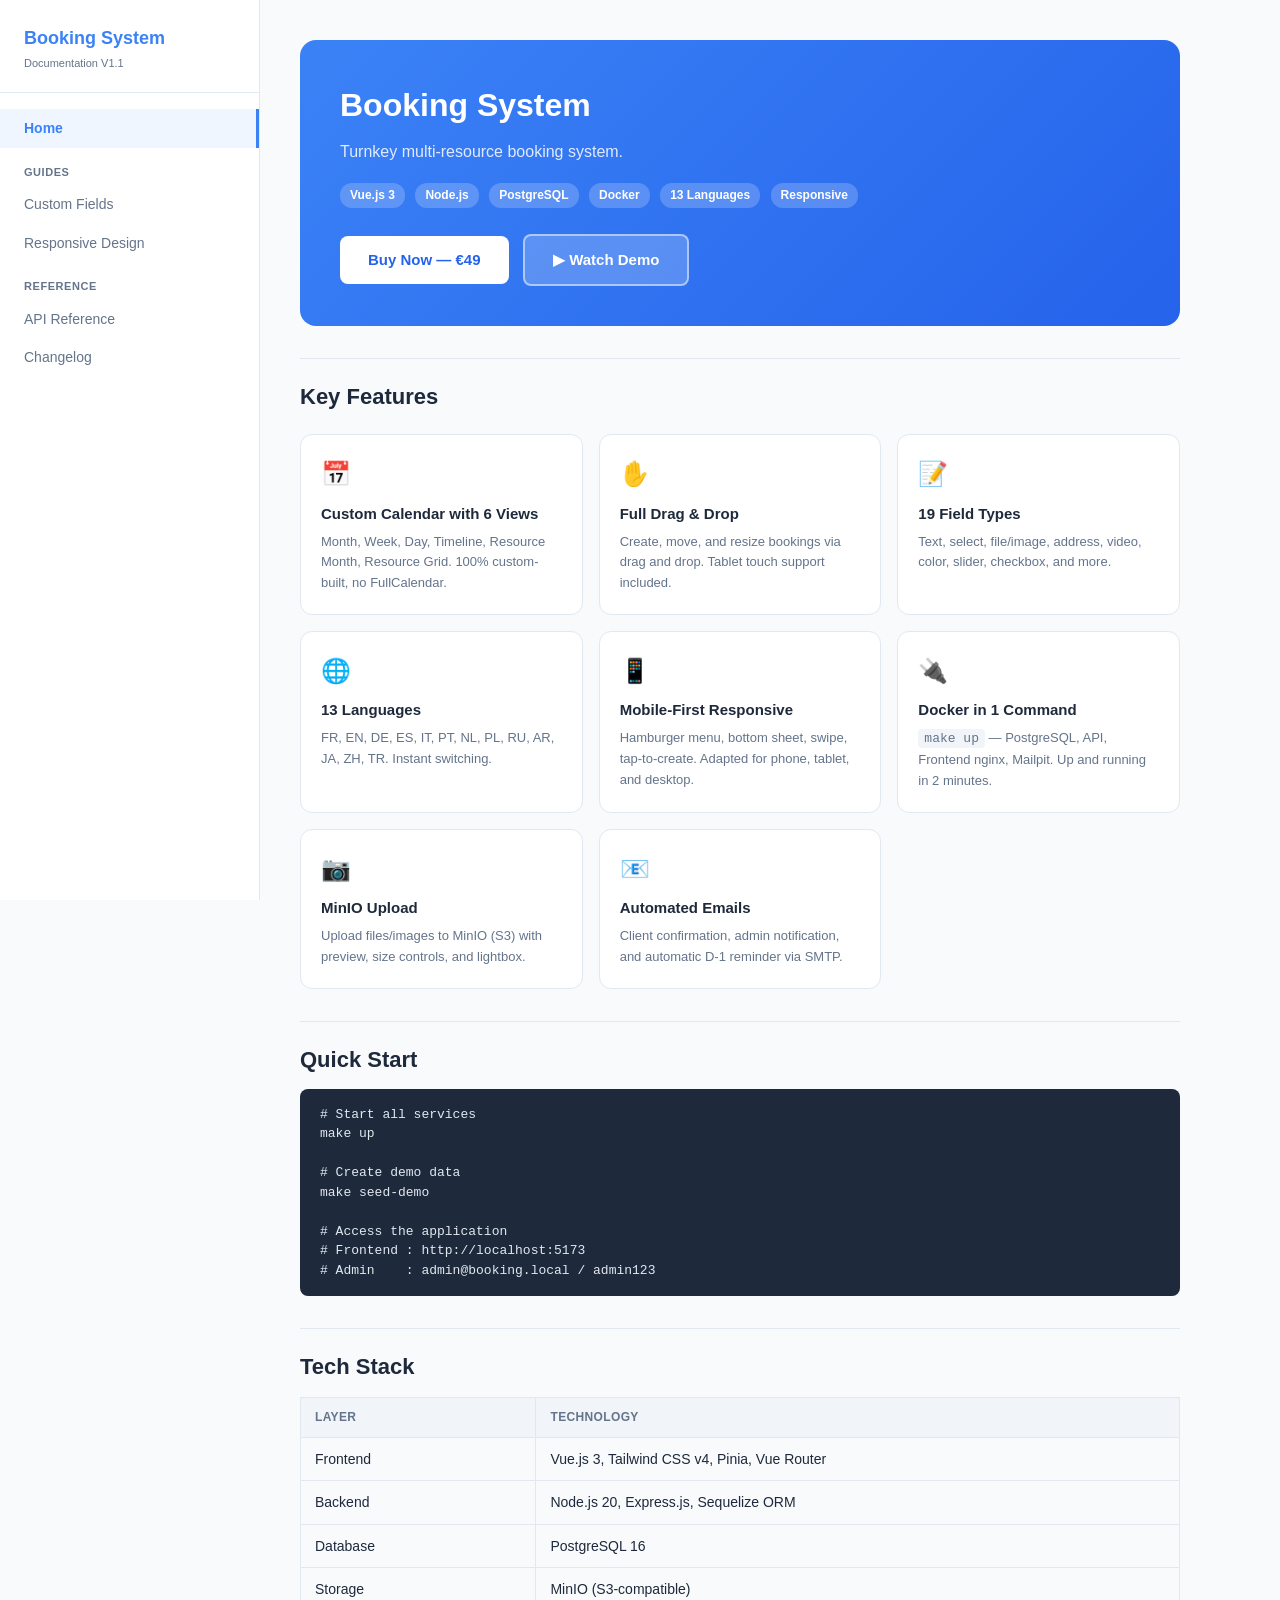
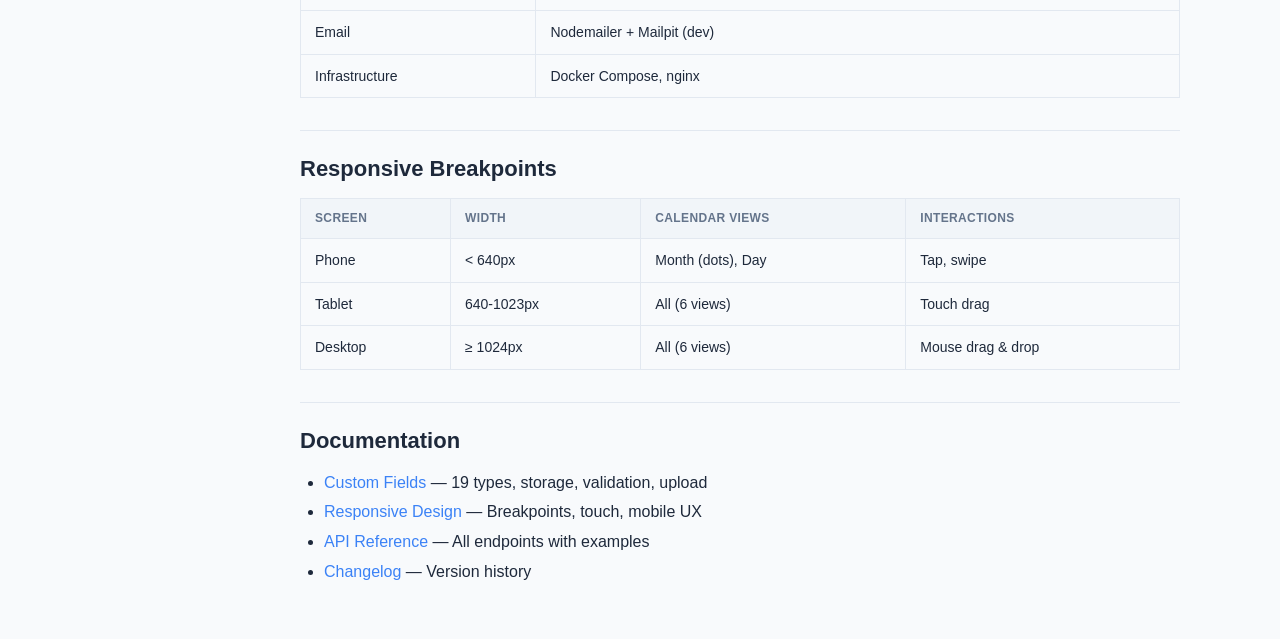
<file: docs/index.html>
<!DOCTYPE html>
<html lang="en">
<head>
  <meta charset="UTF-8">
  <meta name="viewport" content="width=device-width, initial-scale=1.0">
  <title>Booking System — Documentation</title>
  <link rel="stylesheet" href="style.css">
</head>
<body>

<button class="menu-toggle" onclick="document.querySelector('.sidebar').classList.toggle('open')">&#9776;</button>

<div class="layout">
  <aside class="sidebar">
    <div class="sidebar-logo">
      Booking System
      <small>Documentation V1.1</small>
    </div>
    <nav>
      <a href="index.html" class="active">Home</a>

      <div class="section-title">Guides</div>
      <a href="custom-fields.html">Custom Fields</a>
      <a href="responsive.html">Responsive Design</a>

      <div class="section-title">Reference</div>
      <a href="api-reference.html">API Reference</a>
      <a href="changelog.html">Changelog</a>
    </nav>
  </aside>

  <main class="main">
    <div class="content">

      <div class="hero">
        <h1>Booking System</h1>
        <p>Turnkey multi-resource booking system.</p>
        <div style="margin-top: 16px;">
          <span class="badge badge-blue">Vue.js 3</span>
          <span class="badge badge-blue">Node.js</span>
          <span class="badge badge-blue">PostgreSQL</span>
          <span class="badge badge-blue">Docker</span>
          <span class="badge badge-blue">13 Languages</span>
          <span class="badge badge-blue">Responsive</span>
        </div>
        <div style="margin-top: 20px;">
          <a href="http://amazscript.com/products/booking-system-multi-resource-booking-calendar-vuejs-3-nodejs-7qjqp2" target="_blank"
            style="background: white; color: #2563EB; padding: 12px 28px; border-radius: 8px; text-decoration: none; font-weight: 600; font-size: 15px; display: inline-block;">
            Buy Now — €49
          </a>
          <a href="https://youtu.be/w89PoBhBud0" target="_blank"
            style="background: rgba(255,255,255,0.2); color: white; padding: 12px 28px; border-radius: 8px; text-decoration: none; font-weight: 600; font-size: 15px; display: inline-block; margin-left: 10px; border: 2px solid rgba(255,255,255,0.5);">
            ▶ Watch Demo
          </a>
        </div>
      </div>

      <h2>Key Features</h2>

      <div class="features">
        <div class="feature-card">
          <div class="feature-icon">&#128197;</div>
          <h3>Custom Calendar with 6 Views</h3>
          <p>Month, Week, Day, Timeline, Resource Month, Resource Grid. 100% custom-built, no FullCalendar.</p>
        </div>
        <div class="feature-card">
          <div class="feature-icon">&#9995;</div>
          <h3>Full Drag &amp; Drop</h3>
          <p>Create, move, and resize bookings via drag and drop. Tablet touch support included.</p>
        </div>
        <div class="feature-card">
          <div class="feature-icon">&#128221;</div>
          <h3>19 Field Types</h3>
          <p>Text, select, file/image, address, video, color, slider, checkbox, and more.</p>
        </div>
        <div class="feature-card">
          <div class="feature-icon">&#127760;</div>
          <h3>13 Languages</h3>
          <p>FR, EN, DE, ES, IT, PT, NL, PL, RU, AR, JA, ZH, TR. Instant switching.</p>
        </div>
        <div class="feature-card">
          <div class="feature-icon">&#128241;</div>
          <h3>Mobile-First Responsive</h3>
          <p>Hamburger menu, bottom sheet, swipe, tap-to-create. Adapted for phone, tablet, and desktop.</p>
        </div>
        <div class="feature-card">
          <div class="feature-icon">&#128268;</div>
          <h3>Docker in 1 Command</h3>
          <p><code>make up</code> — PostgreSQL, API, Frontend nginx, Mailpit. Up and running in 2 minutes.</p>
        </div>
        <div class="feature-card">
          <div class="feature-icon">&#128247;</div>
          <h3>MinIO Upload</h3>
          <p>Upload files/images to MinIO (S3) with preview, size controls, and lightbox.</p>
        </div>
        <div class="feature-card">
          <div class="feature-icon">&#128231;</div>
          <h3>Automated Emails</h3>
          <p>Client confirmation, admin notification, and automatic D-1 reminder via SMTP.</p>
        </div>
      </div>

      <h2>Quick Start</h2>

      <pre><code># Start all services
make up

# Create demo data
make seed-demo

# Access the application
# Frontend : http://localhost:5173
# Admin    : admin@booking.local / admin123</code></pre>

      <h2>Tech Stack</h2>

      <table>
        <thead>
          <tr><th>Layer</th><th>Technology</th></tr>
        </thead>
        <tbody>
          <tr><td>Frontend</td><td>Vue.js 3, Tailwind CSS v4, Pinia, Vue Router</td></tr>
          <tr><td>Backend</td><td>Node.js 20, Express.js, Sequelize ORM</td></tr>
          <tr><td>Database</td><td>PostgreSQL 16</td></tr>
          <tr><td>Storage</td><td>MinIO (S3-compatible)</td></tr>
          <tr><td>Email</td><td>Nodemailer + Mailpit (dev)</td></tr>
          <tr><td>Infrastructure</td><td>Docker Compose, nginx</td></tr>
        </tbody>
      </table>

      <h2>Responsive Breakpoints</h2>

      <table>
        <thead>
          <tr><th>Screen</th><th>Width</th><th>Calendar Views</th><th>Interactions</th></tr>
        </thead>
        <tbody>
          <tr><td>Phone</td><td>&lt; 640px</td><td>Month (dots), Day</td><td>Tap, swipe</td></tr>
          <tr><td>Tablet</td><td>640-1023px</td><td>All (6 views)</td><td>Touch drag</td></tr>
          <tr><td>Desktop</td><td>&ge; 1024px</td><td>All (6 views)</td><td>Mouse drag &amp; drop</td></tr>
        </tbody>
      </table>

      <h2>Documentation</h2>

      <ul>
        <li><a href="custom-fields.html">Custom Fields</a> &mdash; 19 types, storage, validation, upload</li>
        <li><a href="responsive.html">Responsive Design</a> &mdash; Breakpoints, touch, mobile UX</li>
        <li><a href="api-reference.html">API Reference</a> &mdash; All endpoints with examples</li>
        <li><a href="changelog.html">Changelog</a> &mdash; Version history</li>
      </ul>

    </div>
  </main>
</div>

</body>
</html>
</file>
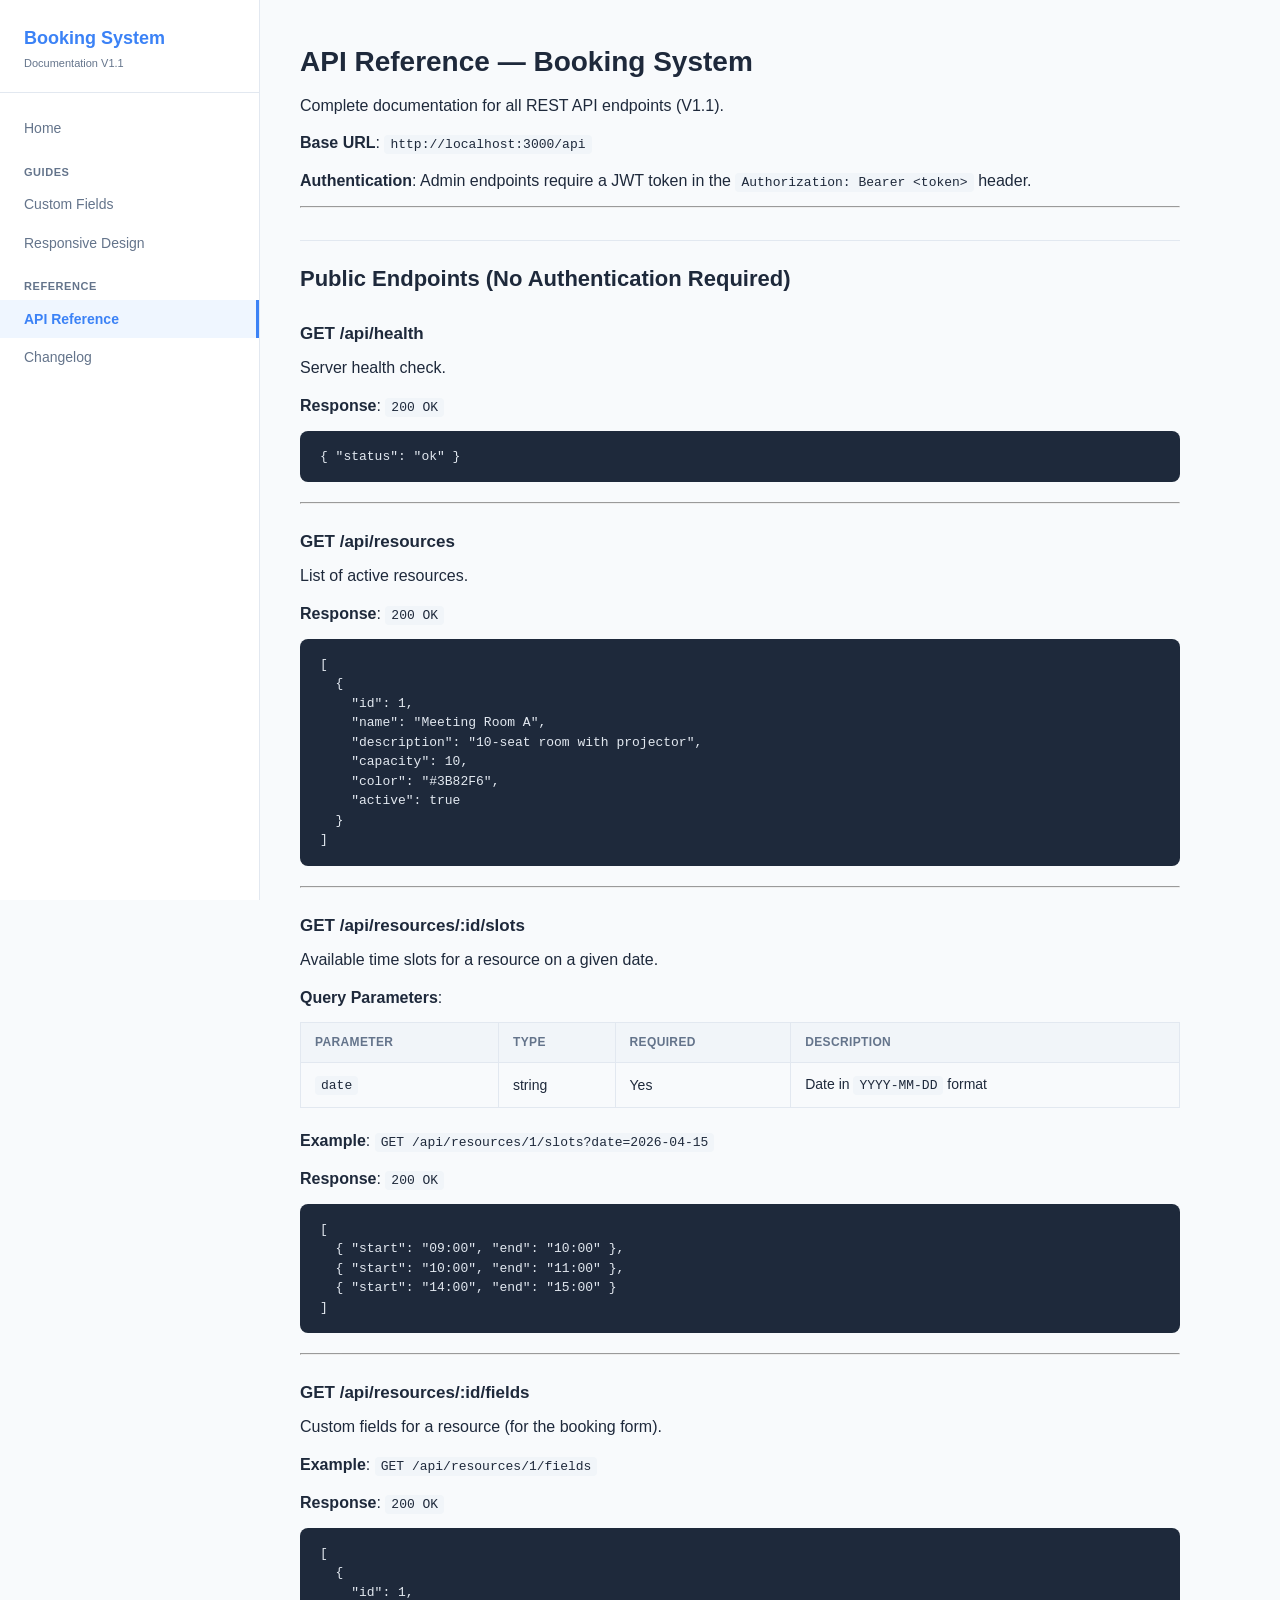
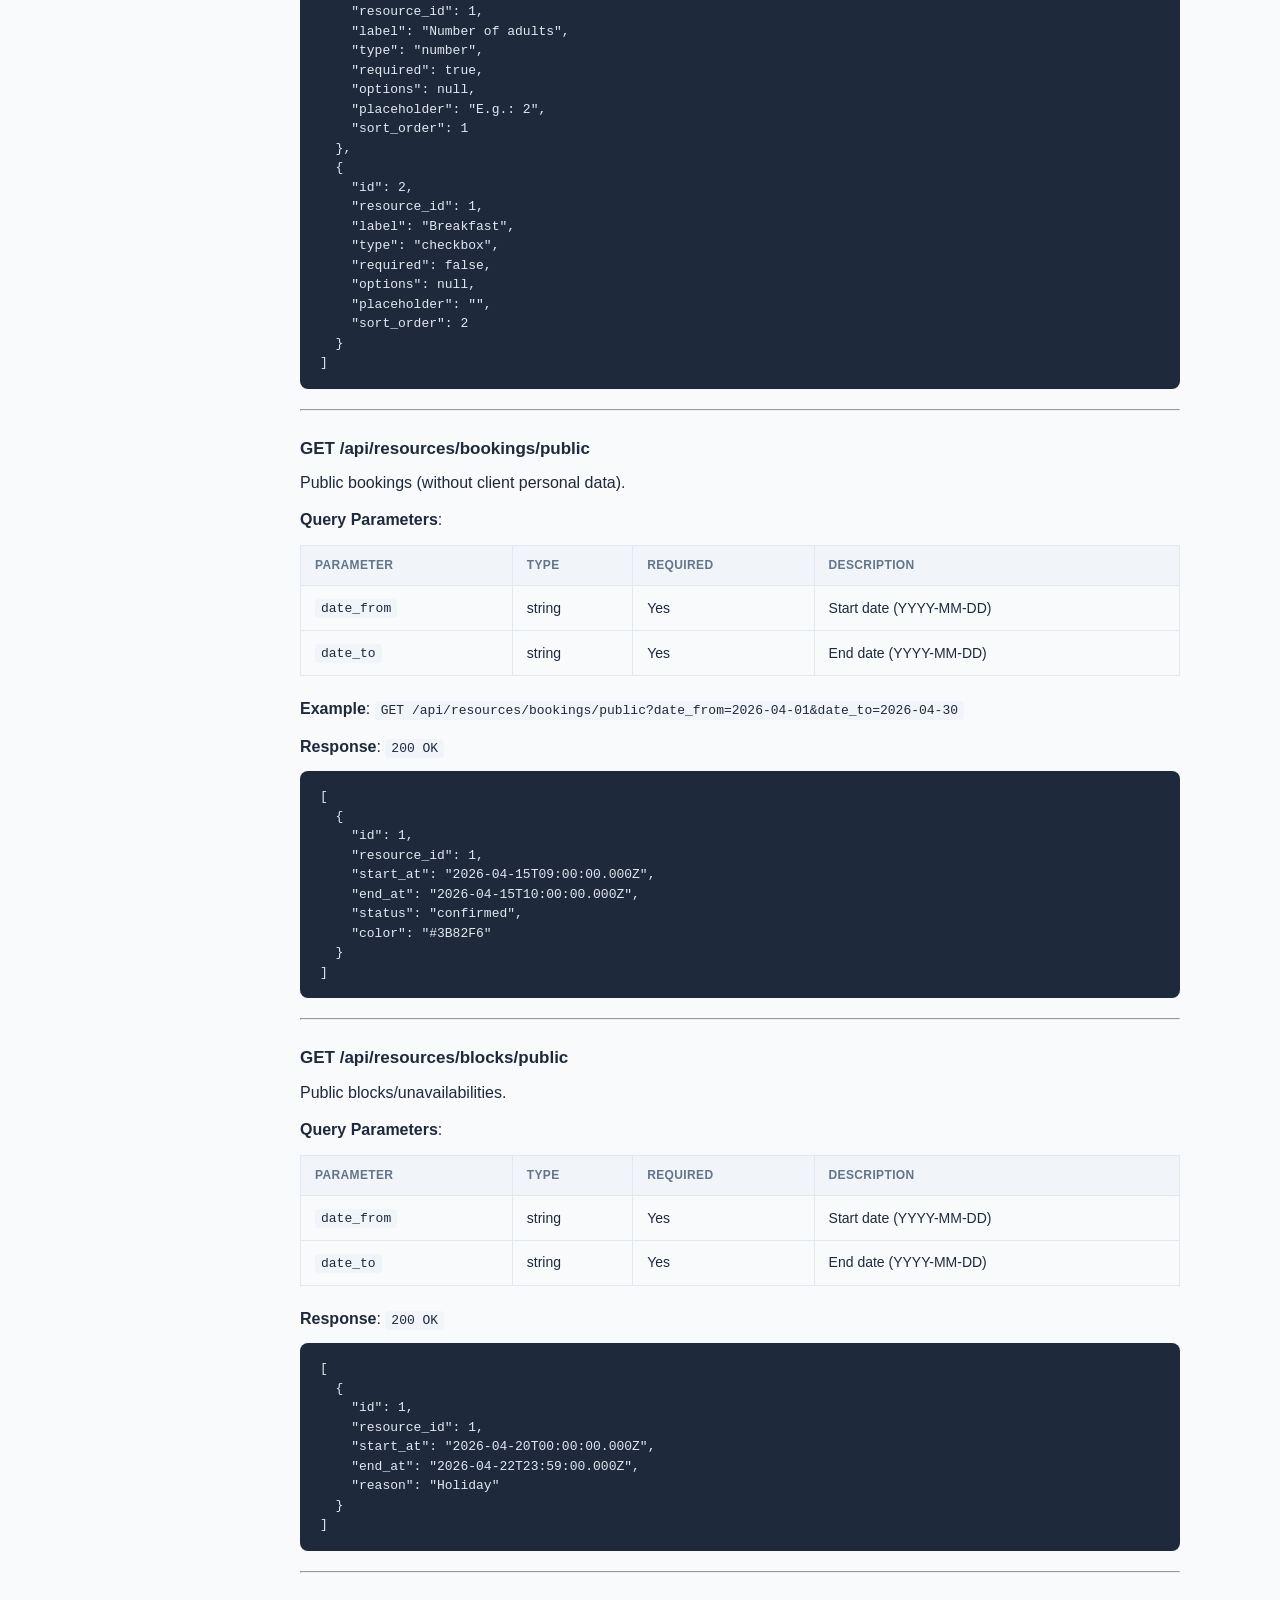
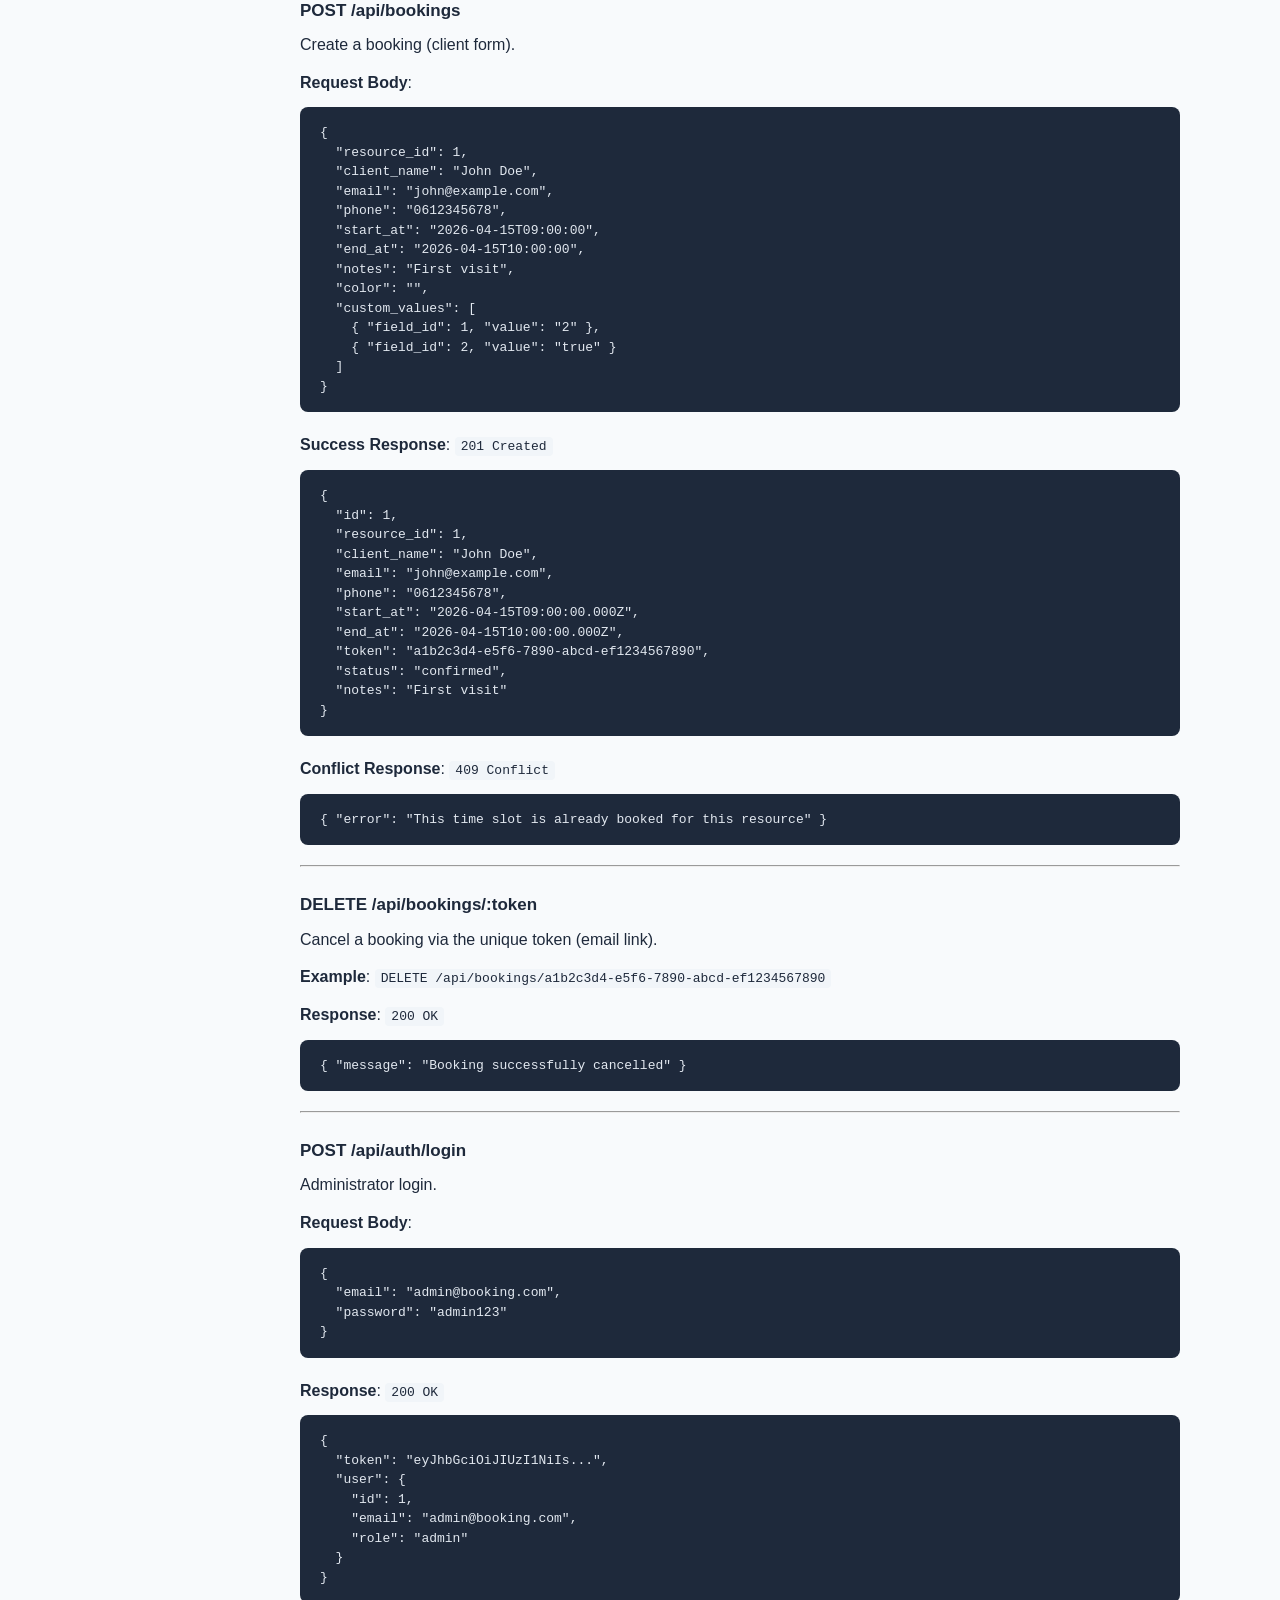
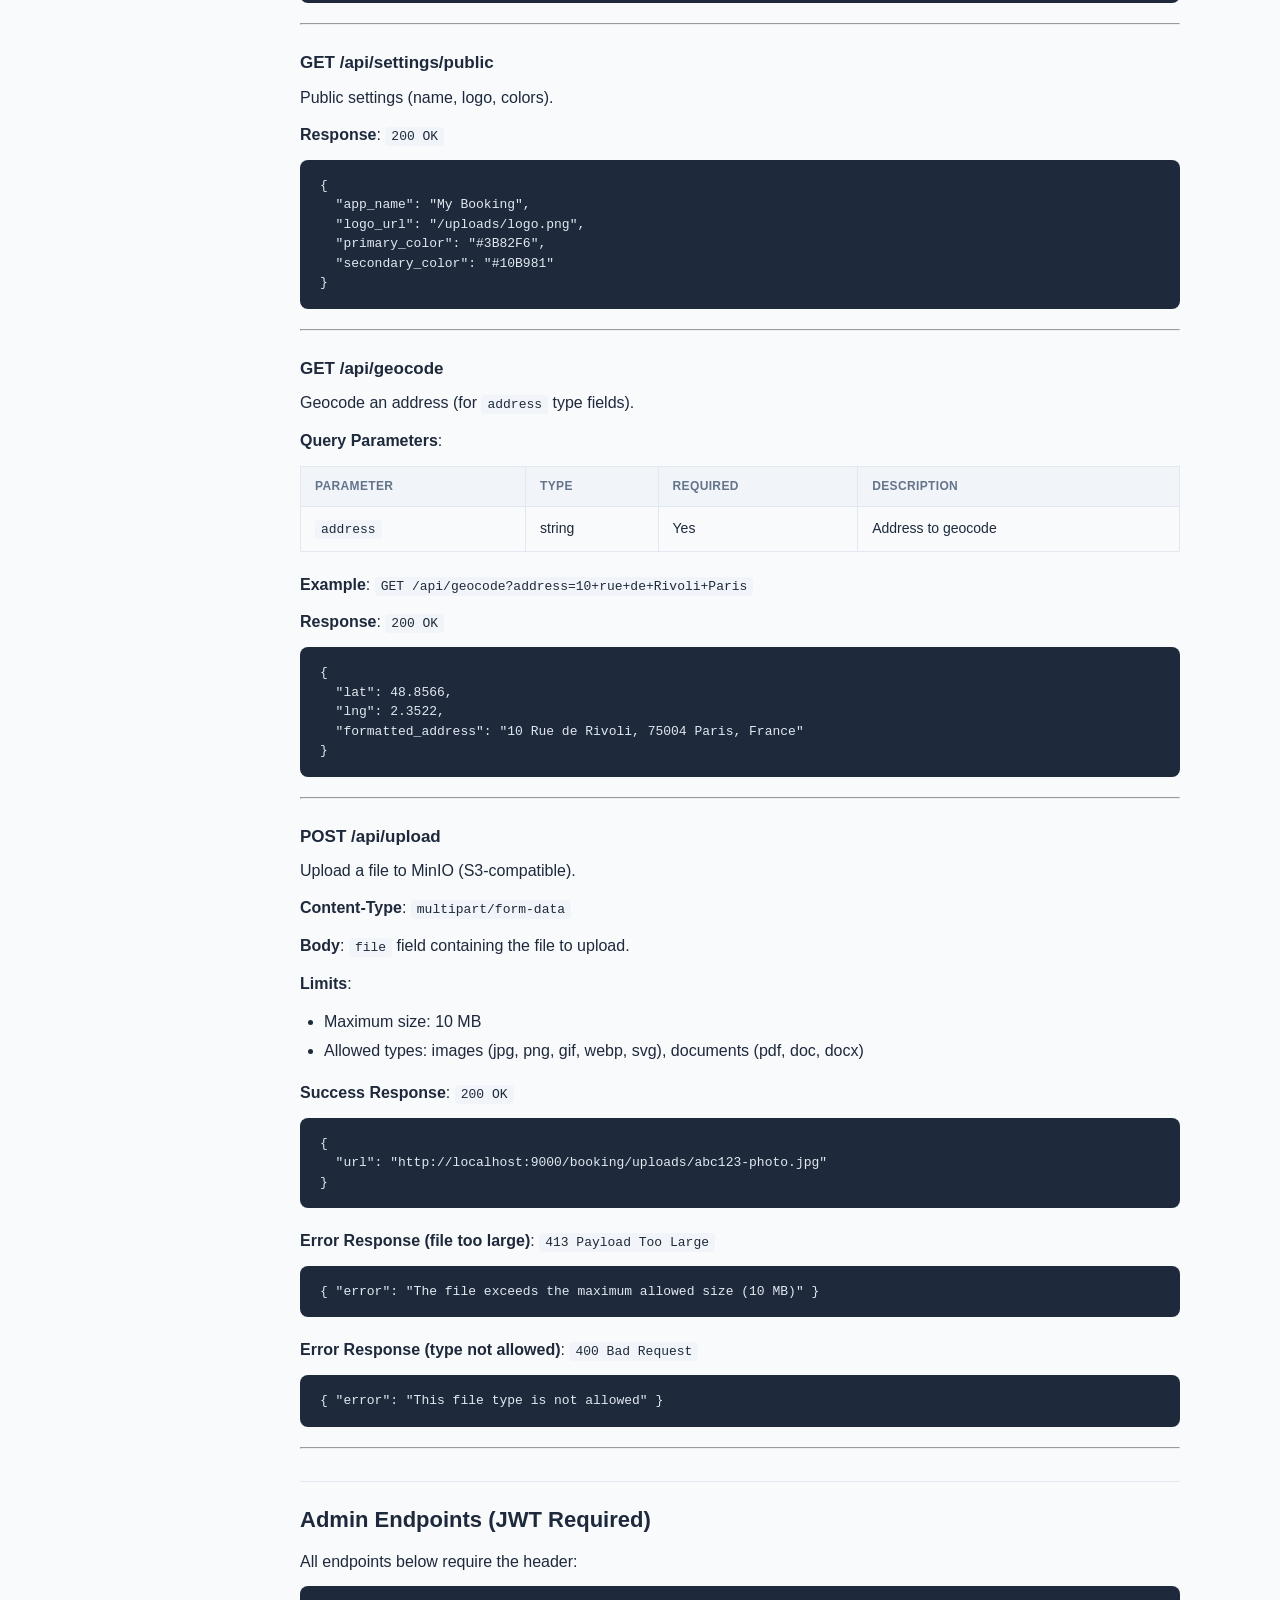
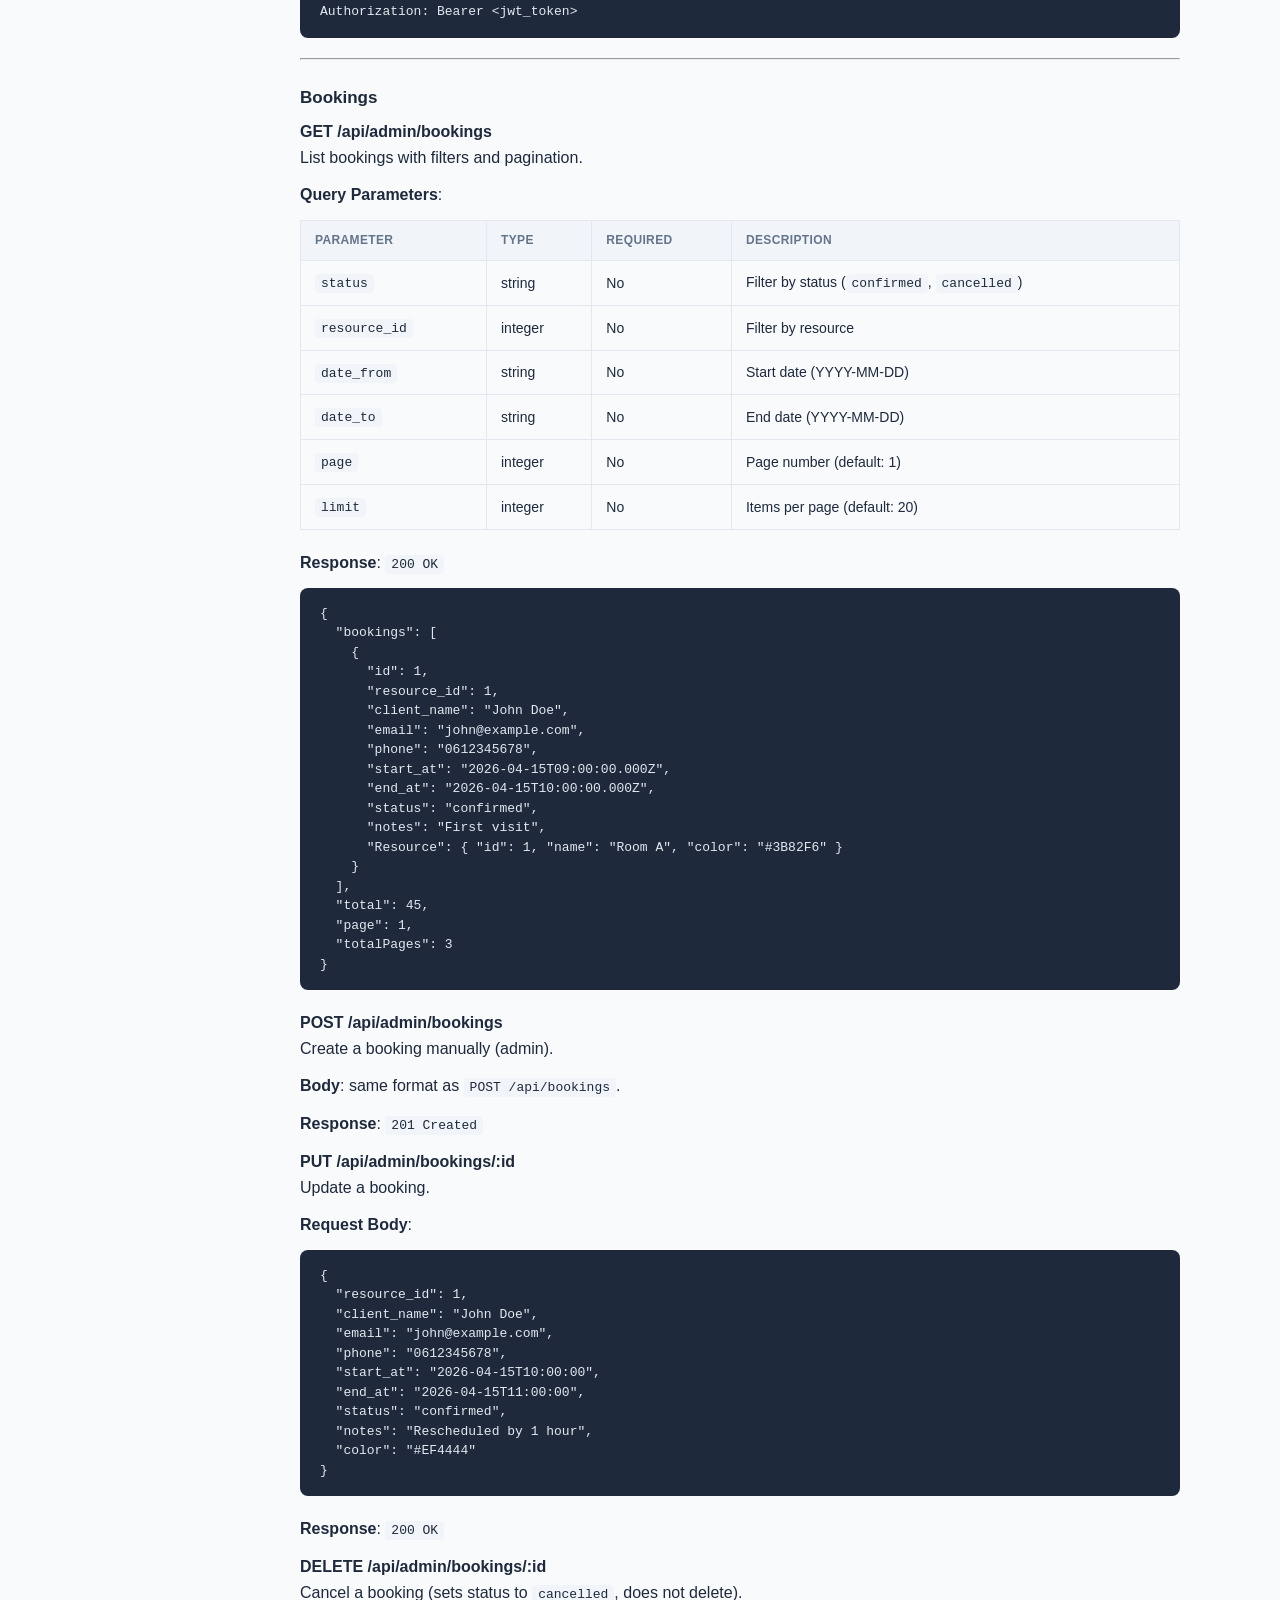
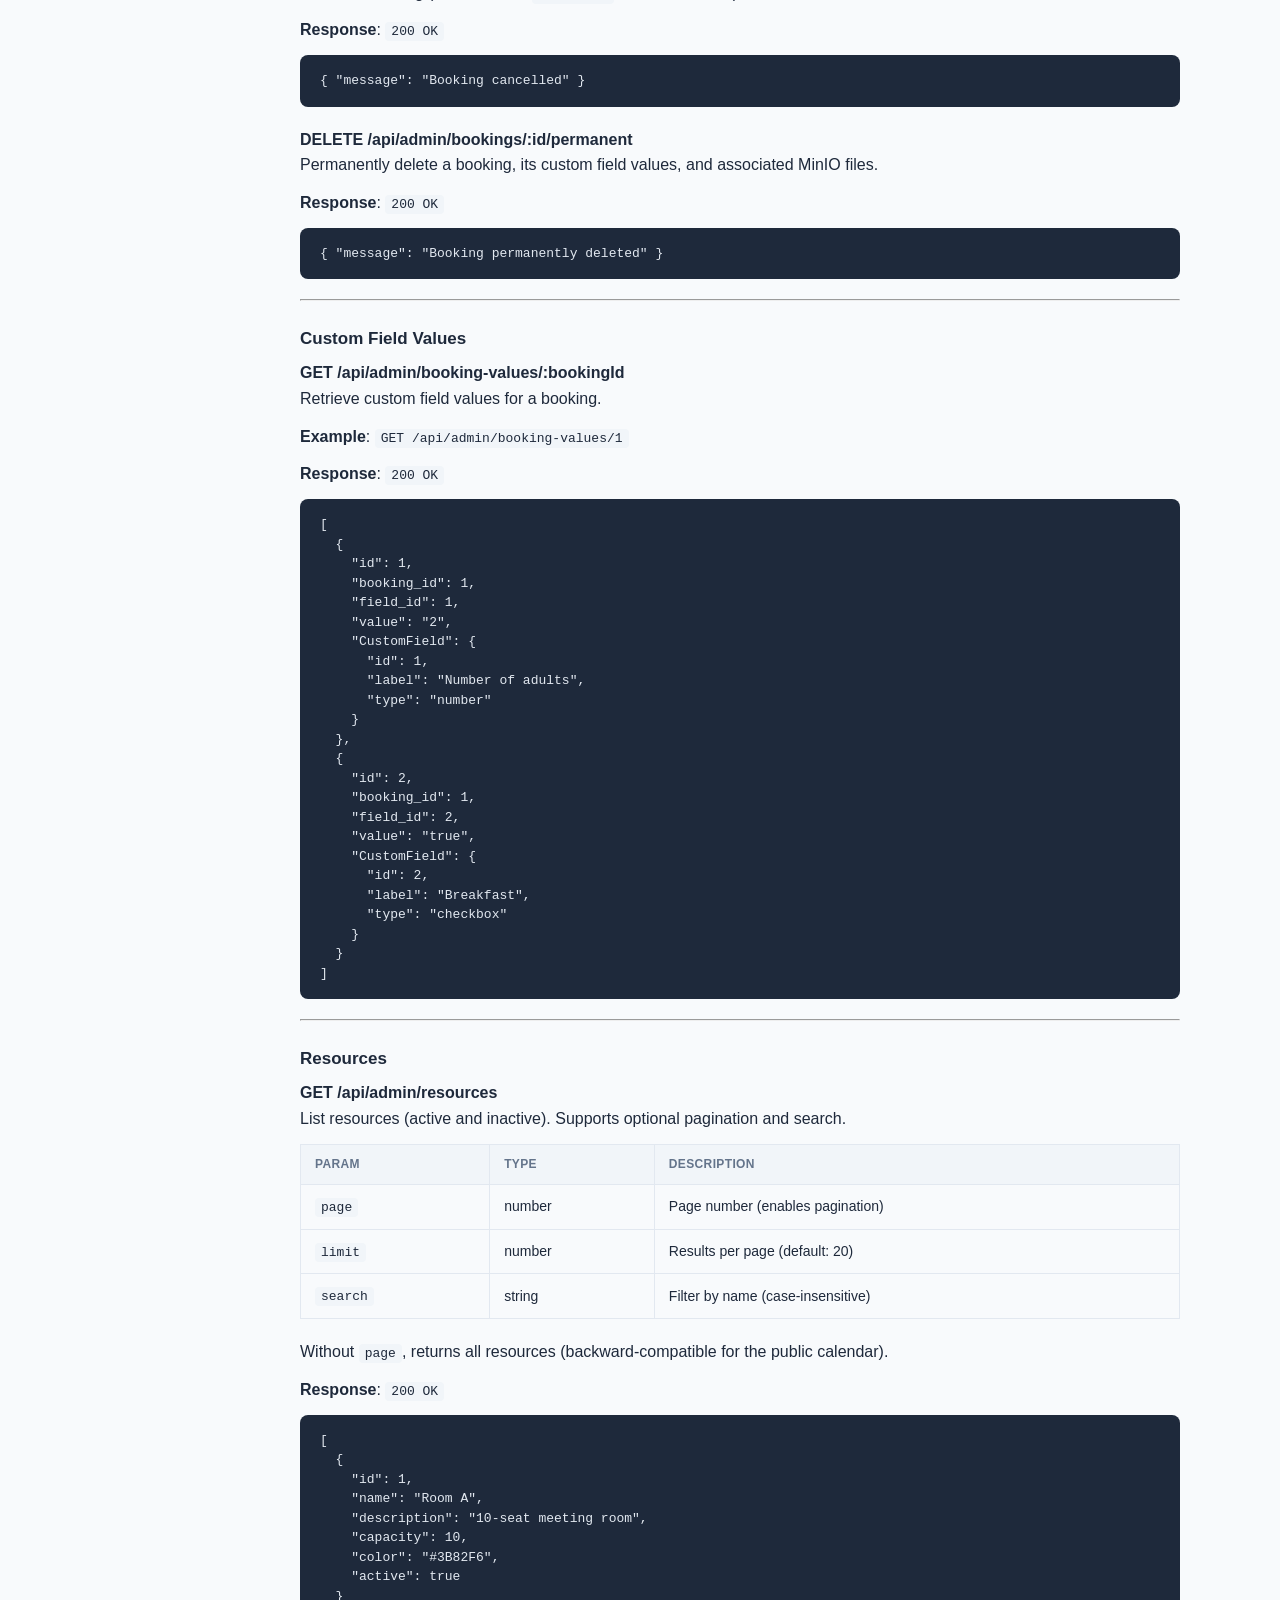
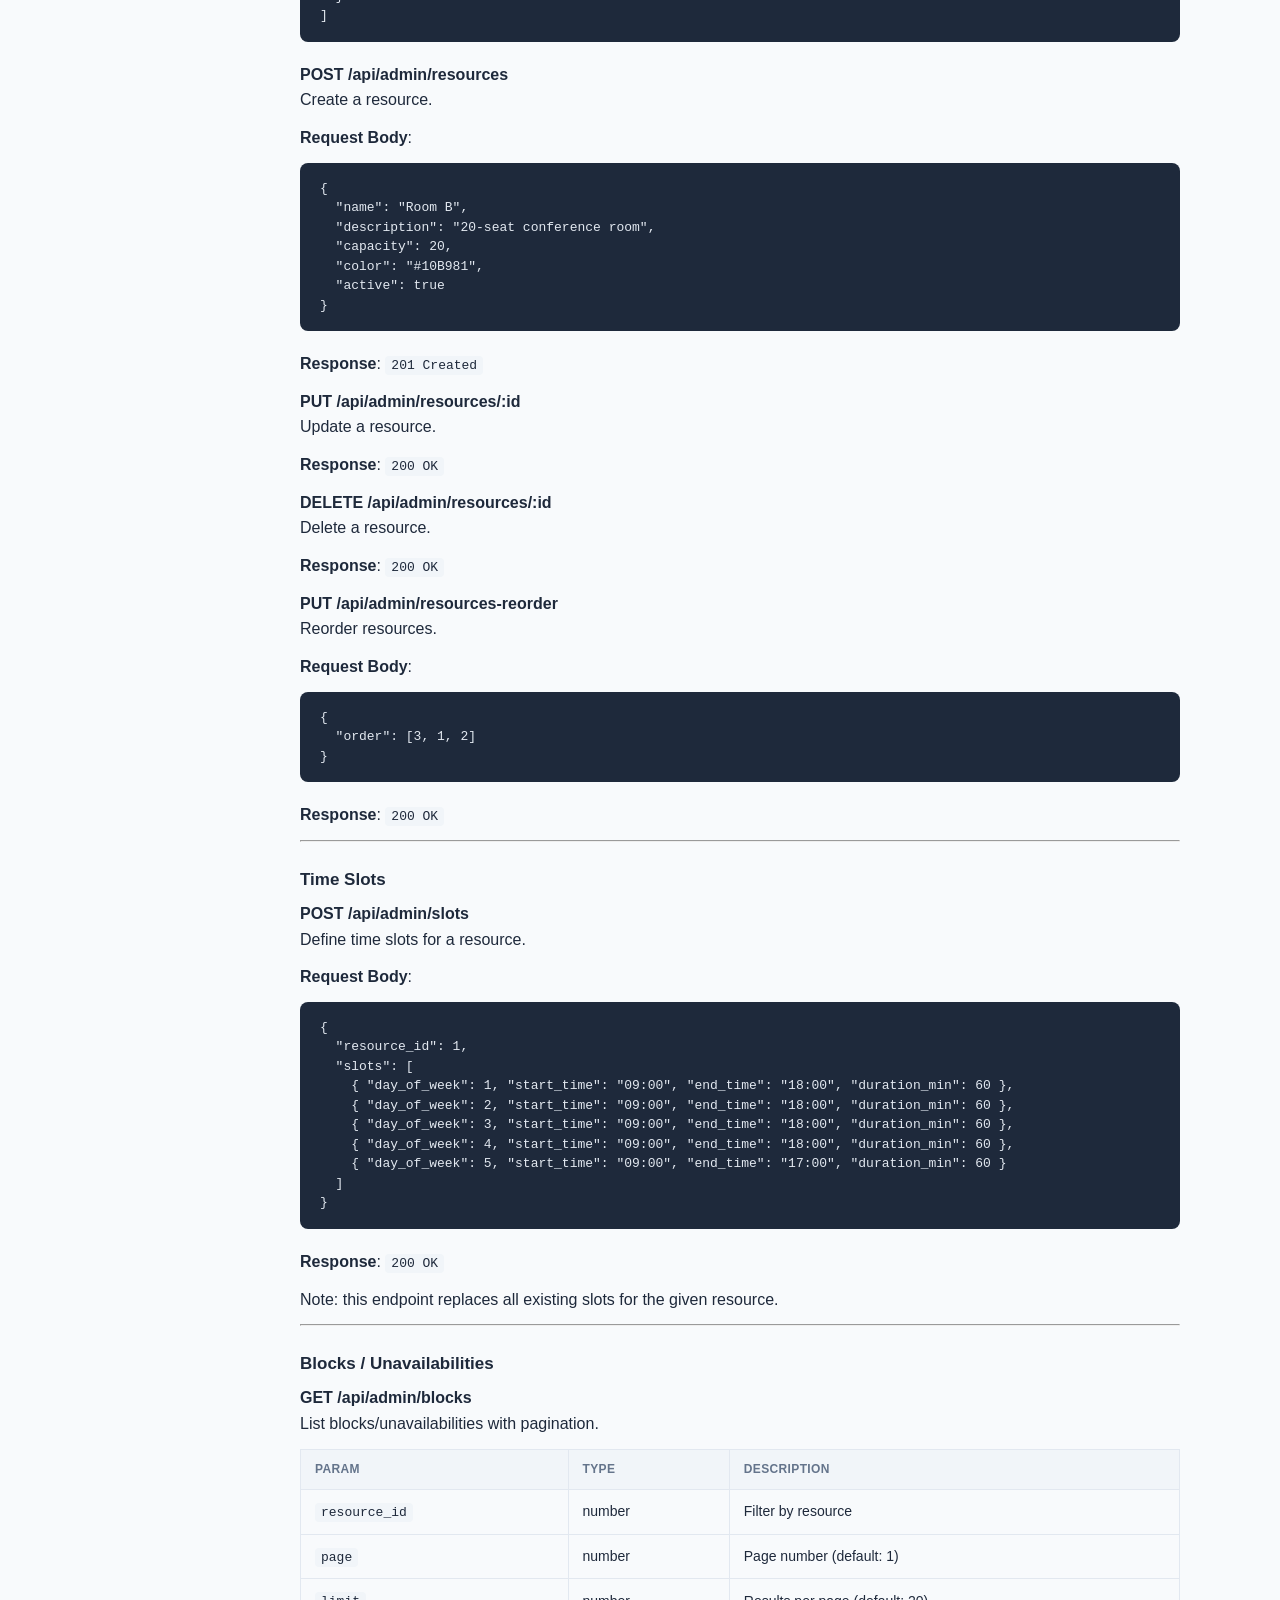
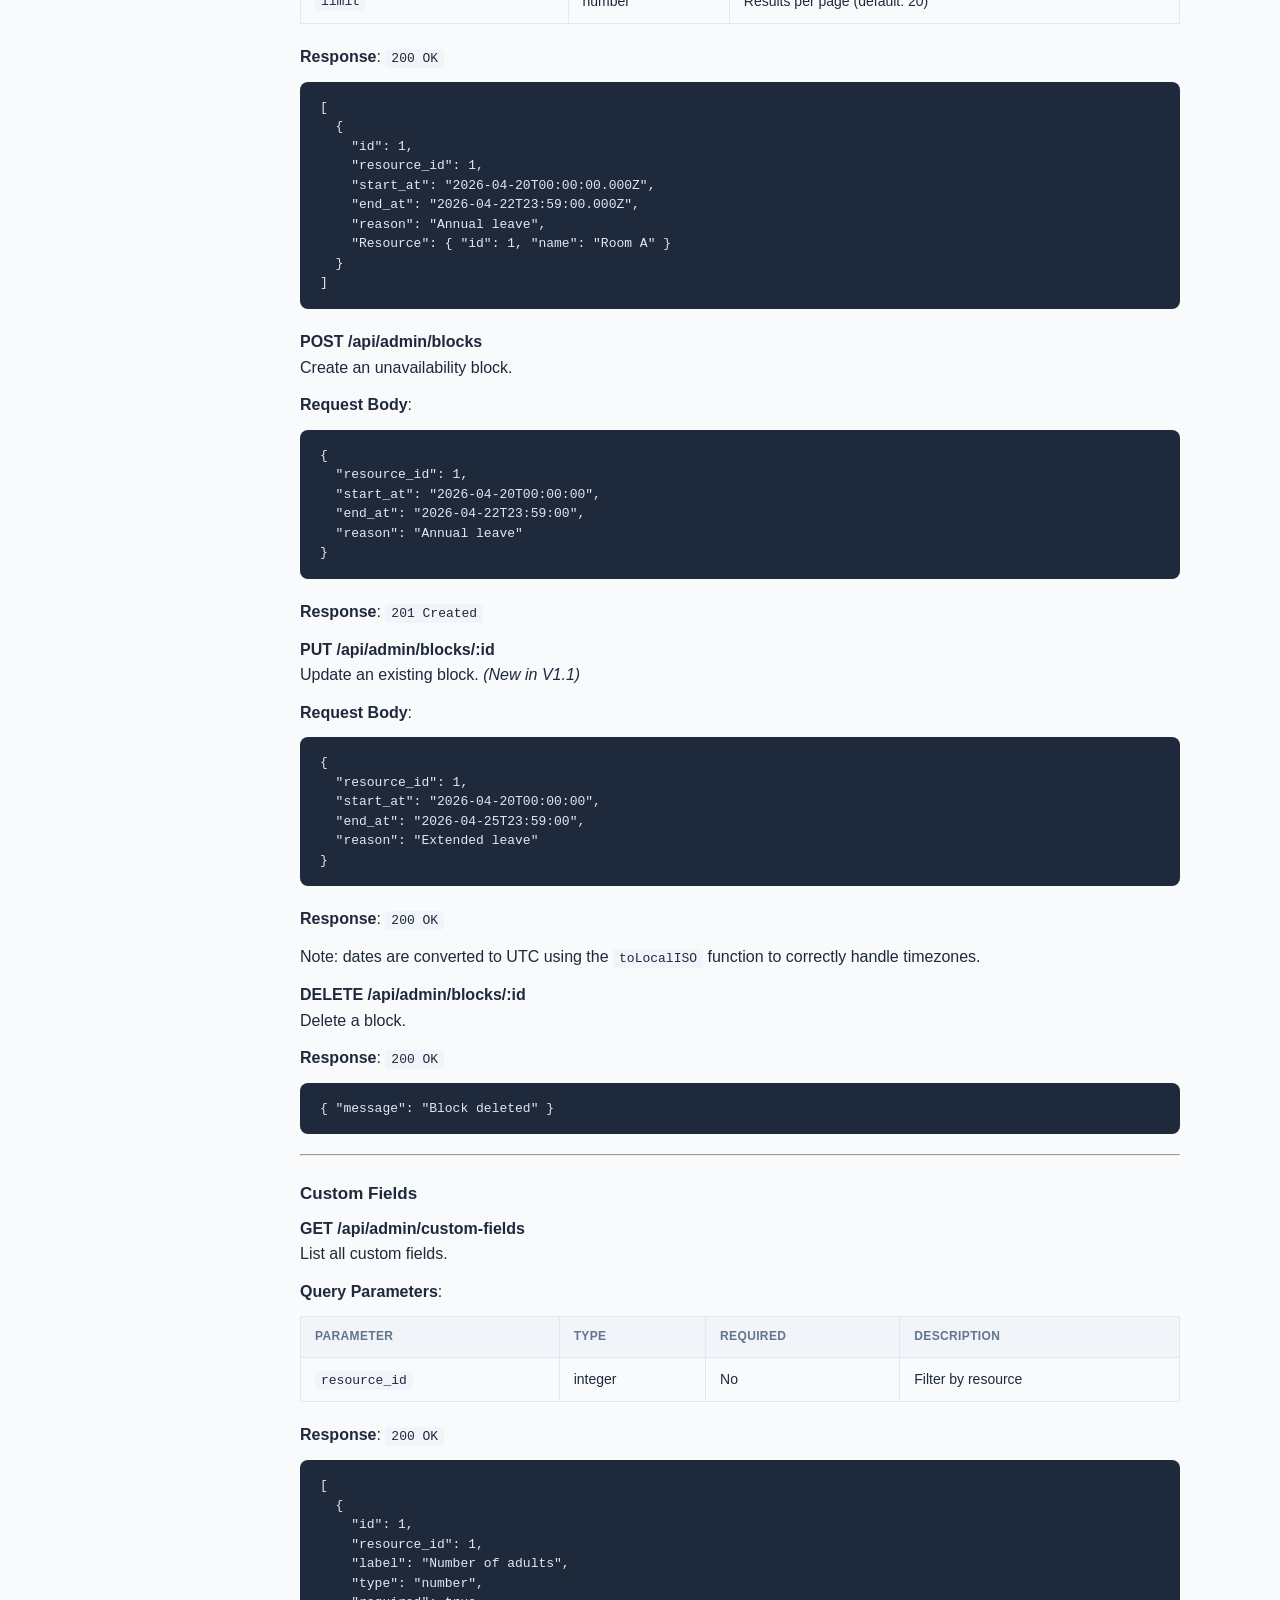
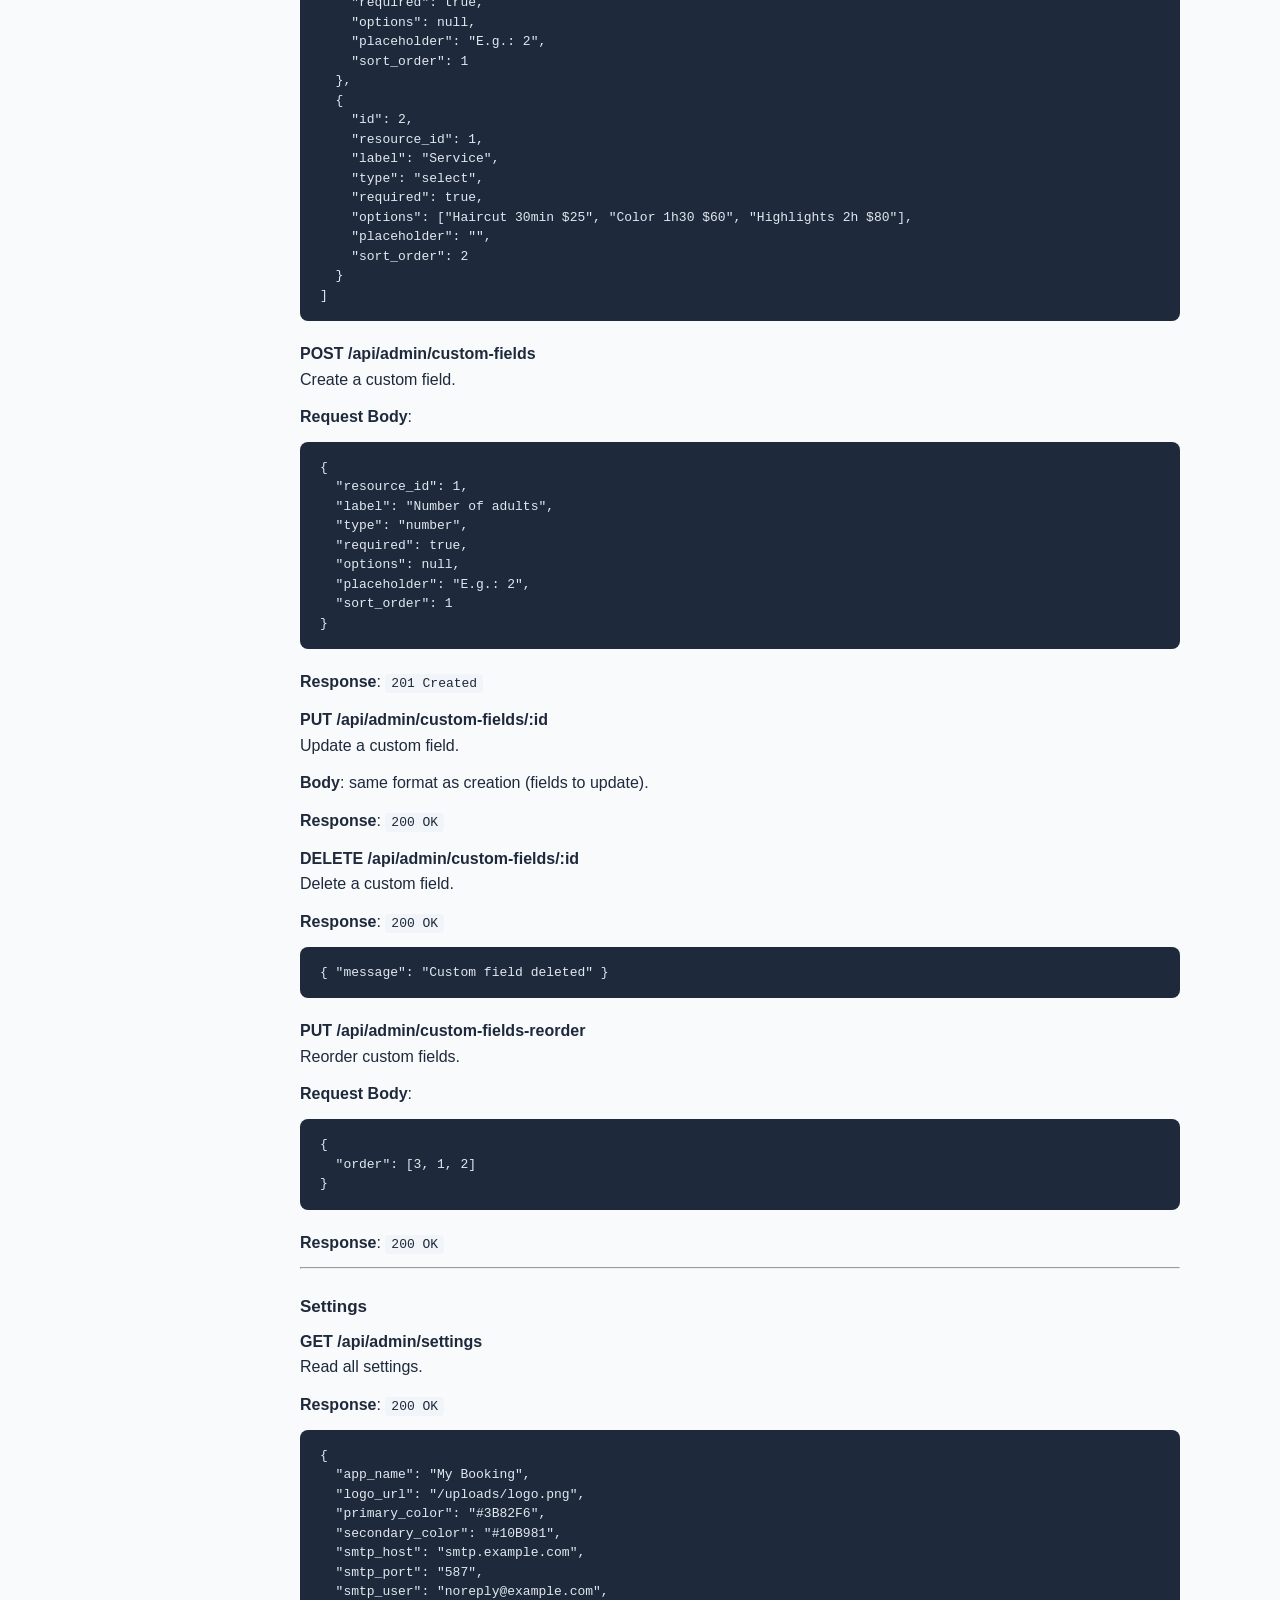
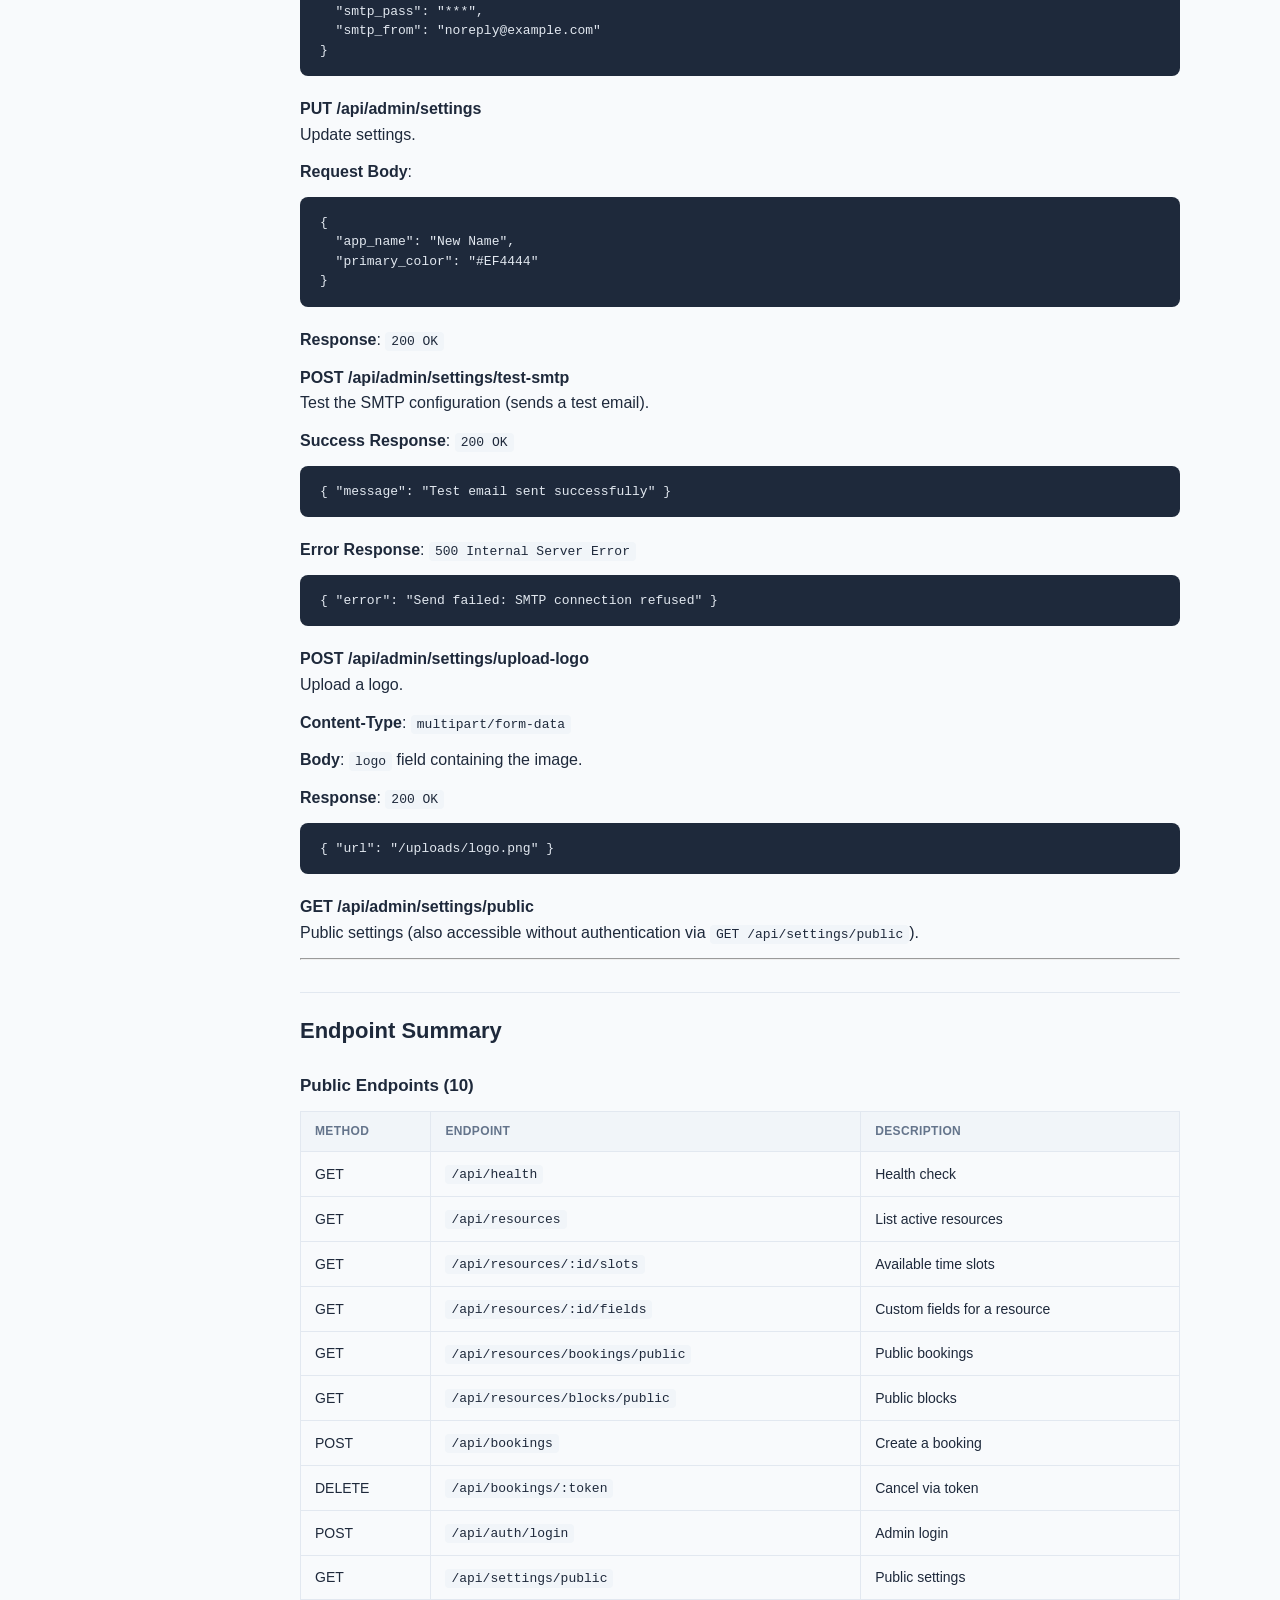
<file: docs/api-reference.html>
<!DOCTYPE html><html lang="en"><head>  <meta charset="UTF-8">  <meta name="viewport" content="width=device-width, initial-scale=1.0">  <title>api-reference — Booking System Documentation</title>  <link rel="stylesheet" href="style.css"></head><body><button class="menu-toggle" onclick="document.querySelector('.sidebar').classList.toggle('open')">&#9776;</button><div class="layout">  <aside class="sidebar">    <div class="sidebar-logo">Booking System<small>Documentation V1.1</small></div>    <nav><a href="index.html">Home</a><div class="section-title">Guides</div><a href="custom-fields.html">Custom Fields</a><a href="responsive.html">Responsive Design</a><div class="section-title">Reference</div><a href="api-reference.html" class="active">API Reference</a><a href="changelog.html">Changelog</a></nav>  </aside>  <main class="main"><div class="content"><h1>API Reference — Booking System</h1>
<p>Complete documentation for all REST API endpoints (V1.1).</p>
<p><strong>Base URL</strong>: <code>http://localhost:3000/api</code></p>
<p><strong>Authentication</strong>: Admin endpoints require a JWT token in the <code>Authorization: Bearer &lt;token&gt;</code> header.</p>
<hr>
<h2>Public Endpoints (No Authentication Required)</h2>
<h3>GET /api/health</h3>
<p>Server health check.</p>
<p><strong>Response</strong>: <code>200 OK</code></p>
<pre><code class="language-json">{ &quot;status&quot;: &quot;ok&quot; }
</code></pre>
<hr>
<h3>GET /api/resources</h3>
<p>List of active resources.</p>
<p><strong>Response</strong>: <code>200 OK</code></p>
<pre><code class="language-json">[
  {
    &quot;id&quot;: 1,
    &quot;name&quot;: &quot;Meeting Room A&quot;,
    &quot;description&quot;: &quot;10-seat room with projector&quot;,
    &quot;capacity&quot;: 10,
    &quot;color&quot;: &quot;#3B82F6&quot;,
    &quot;active&quot;: true
  }
]
</code></pre>
<hr>
<h3>GET /api/resources/:id/slots</h3>
<p>Available time slots for a resource on a given date.</p>
<p><strong>Query Parameters</strong>:</p>
<table>
<thead>
<tr>
<th>Parameter</th>
<th>Type</th>
<th>Required</th>
<th>Description</th>
</tr>
</thead>
<tbody><tr>
<td><code>date</code></td>
<td>string</td>
<td>Yes</td>
<td>Date in <code>YYYY-MM-DD</code> format</td>
</tr>
</tbody></table>
<p><strong>Example</strong>: <code>GET /api/resources/1/slots?date=2026-04-15</code></p>
<p><strong>Response</strong>: <code>200 OK</code></p>
<pre><code class="language-json">[
  { &quot;start&quot;: &quot;09:00&quot;, &quot;end&quot;: &quot;10:00&quot; },
  { &quot;start&quot;: &quot;10:00&quot;, &quot;end&quot;: &quot;11:00&quot; },
  { &quot;start&quot;: &quot;14:00&quot;, &quot;end&quot;: &quot;15:00&quot; }
]
</code></pre>
<hr>
<h3>GET /api/resources/:id/fields</h3>
<p>Custom fields for a resource (for the booking form).</p>
<p><strong>Example</strong>: <code>GET /api/resources/1/fields</code></p>
<p><strong>Response</strong>: <code>200 OK</code></p>
<pre><code class="language-json">[
  {
    &quot;id&quot;: 1,
    &quot;resource_id&quot;: 1,
    &quot;label&quot;: &quot;Number of adults&quot;,
    &quot;type&quot;: &quot;number&quot;,
    &quot;required&quot;: true,
    &quot;options&quot;: null,
    &quot;placeholder&quot;: &quot;E.g.: 2&quot;,
    &quot;sort_order&quot;: 1
  },
  {
    &quot;id&quot;: 2,
    &quot;resource_id&quot;: 1,
    &quot;label&quot;: &quot;Breakfast&quot;,
    &quot;type&quot;: &quot;checkbox&quot;,
    &quot;required&quot;: false,
    &quot;options&quot;: null,
    &quot;placeholder&quot;: &quot;&quot;,
    &quot;sort_order&quot;: 2
  }
]
</code></pre>
<hr>
<h3>GET /api/resources/bookings/public</h3>
<p>Public bookings (without client personal data).</p>
<p><strong>Query Parameters</strong>:</p>
<table>
<thead>
<tr>
<th>Parameter</th>
<th>Type</th>
<th>Required</th>
<th>Description</th>
</tr>
</thead>
<tbody><tr>
<td><code>date_from</code></td>
<td>string</td>
<td>Yes</td>
<td>Start date (YYYY-MM-DD)</td>
</tr>
<tr>
<td><code>date_to</code></td>
<td>string</td>
<td>Yes</td>
<td>End date (YYYY-MM-DD)</td>
</tr>
</tbody></table>
<p><strong>Example</strong>: <code>GET /api/resources/bookings/public?date_from=2026-04-01&amp;date_to=2026-04-30</code></p>
<p><strong>Response</strong>: <code>200 OK</code></p>
<pre><code class="language-json">[
  {
    &quot;id&quot;: 1,
    &quot;resource_id&quot;: 1,
    &quot;start_at&quot;: &quot;2026-04-15T09:00:00.000Z&quot;,
    &quot;end_at&quot;: &quot;2026-04-15T10:00:00.000Z&quot;,
    &quot;status&quot;: &quot;confirmed&quot;,
    &quot;color&quot;: &quot;#3B82F6&quot;
  }
]
</code></pre>
<hr>
<h3>GET /api/resources/blocks/public</h3>
<p>Public blocks/unavailabilities.</p>
<p><strong>Query Parameters</strong>:</p>
<table>
<thead>
<tr>
<th>Parameter</th>
<th>Type</th>
<th>Required</th>
<th>Description</th>
</tr>
</thead>
<tbody><tr>
<td><code>date_from</code></td>
<td>string</td>
<td>Yes</td>
<td>Start date (YYYY-MM-DD)</td>
</tr>
<tr>
<td><code>date_to</code></td>
<td>string</td>
<td>Yes</td>
<td>End date (YYYY-MM-DD)</td>
</tr>
</tbody></table>
<p><strong>Response</strong>: <code>200 OK</code></p>
<pre><code class="language-json">[
  {
    &quot;id&quot;: 1,
    &quot;resource_id&quot;: 1,
    &quot;start_at&quot;: &quot;2026-04-20T00:00:00.000Z&quot;,
    &quot;end_at&quot;: &quot;2026-04-22T23:59:00.000Z&quot;,
    &quot;reason&quot;: &quot;Holiday&quot;
  }
]
</code></pre>
<hr>
<h3>POST /api/bookings</h3>
<p>Create a booking (client form).</p>
<p><strong>Request Body</strong>:</p>
<pre><code class="language-json">{
  &quot;resource_id&quot;: 1,
  &quot;client_name&quot;: &quot;John Doe&quot;,
  &quot;email&quot;: &quot;john@example.com&quot;,
  &quot;phone&quot;: &quot;0612345678&quot;,
  &quot;start_at&quot;: &quot;2026-04-15T09:00:00&quot;,
  &quot;end_at&quot;: &quot;2026-04-15T10:00:00&quot;,
  &quot;notes&quot;: &quot;First visit&quot;,
  &quot;color&quot;: &quot;&quot;,
  &quot;custom_values&quot;: [
    { &quot;field_id&quot;: 1, &quot;value&quot;: &quot;2&quot; },
    { &quot;field_id&quot;: 2, &quot;value&quot;: &quot;true&quot; }
  ]
}
</code></pre>
<p><strong>Success Response</strong>: <code>201 Created</code></p>
<pre><code class="language-json">{
  &quot;id&quot;: 1,
  &quot;resource_id&quot;: 1,
  &quot;client_name&quot;: &quot;John Doe&quot;,
  &quot;email&quot;: &quot;john@example.com&quot;,
  &quot;phone&quot;: &quot;0612345678&quot;,
  &quot;start_at&quot;: &quot;2026-04-15T09:00:00.000Z&quot;,
  &quot;end_at&quot;: &quot;2026-04-15T10:00:00.000Z&quot;,
  &quot;token&quot;: &quot;a1b2c3d4-e5f6-7890-abcd-ef1234567890&quot;,
  &quot;status&quot;: &quot;confirmed&quot;,
  &quot;notes&quot;: &quot;First visit&quot;
}
</code></pre>
<p><strong>Conflict Response</strong>: <code>409 Conflict</code></p>
<pre><code class="language-json">{ &quot;error&quot;: &quot;This time slot is already booked for this resource&quot; }
</code></pre>
<hr>
<h3>DELETE /api/bookings/:token</h3>
<p>Cancel a booking via the unique token (email link).</p>
<p><strong>Example</strong>: <code>DELETE /api/bookings/a1b2c3d4-e5f6-7890-abcd-ef1234567890</code></p>
<p><strong>Response</strong>: <code>200 OK</code></p>
<pre><code class="language-json">{ &quot;message&quot;: &quot;Booking successfully cancelled&quot; }
</code></pre>
<hr>
<h3>POST /api/auth/login</h3>
<p>Administrator login.</p>
<p><strong>Request Body</strong>:</p>
<pre><code class="language-json">{
  &quot;email&quot;: &quot;admin@booking.com&quot;,
  &quot;password&quot;: &quot;admin123&quot;
}
</code></pre>
<p><strong>Response</strong>: <code>200 OK</code></p>
<pre><code class="language-json">{
  &quot;token&quot;: &quot;eyJhbGciOiJIUzI1NiIs...&quot;,
  &quot;user&quot;: {
    &quot;id&quot;: 1,
    &quot;email&quot;: &quot;admin@booking.com&quot;,
    &quot;role&quot;: &quot;admin&quot;
  }
}
</code></pre>
<hr>
<h3>GET /api/settings/public</h3>
<p>Public settings (name, logo, colors).</p>
<p><strong>Response</strong>: <code>200 OK</code></p>
<pre><code class="language-json">{
  &quot;app_name&quot;: &quot;My Booking&quot;,
  &quot;logo_url&quot;: &quot;/uploads/logo.png&quot;,
  &quot;primary_color&quot;: &quot;#3B82F6&quot;,
  &quot;secondary_color&quot;: &quot;#10B981&quot;
}
</code></pre>
<hr>
<h3>GET /api/geocode</h3>
<p>Geocode an address (for <code>address</code> type fields).</p>
<p><strong>Query Parameters</strong>:</p>
<table>
<thead>
<tr>
<th>Parameter</th>
<th>Type</th>
<th>Required</th>
<th>Description</th>
</tr>
</thead>
<tbody><tr>
<td><code>address</code></td>
<td>string</td>
<td>Yes</td>
<td>Address to geocode</td>
</tr>
</tbody></table>
<p><strong>Example</strong>: <code>GET /api/geocode?address=10+rue+de+Rivoli+Paris</code></p>
<p><strong>Response</strong>: <code>200 OK</code></p>
<pre><code class="language-json">{
  &quot;lat&quot;: 48.8566,
  &quot;lng&quot;: 2.3522,
  &quot;formatted_address&quot;: &quot;10 Rue de Rivoli, 75004 Paris, France&quot;
}
</code></pre>
<hr>
<h3>POST /api/upload</h3>
<p>Upload a file to MinIO (S3-compatible).</p>
<p><strong>Content-Type</strong>: <code>multipart/form-data</code></p>
<p><strong>Body</strong>: <code>file</code> field containing the file to upload.</p>
<p><strong>Limits</strong>:</p>
<ul>
<li>Maximum size: 10 MB</li>
<li>Allowed types: images (jpg, png, gif, webp, svg), documents (pdf, doc, docx)</li>
</ul>
<p><strong>Success Response</strong>: <code>200 OK</code></p>
<pre><code class="language-json">{
  &quot;url&quot;: &quot;http://localhost:9000/booking/uploads/abc123-photo.jpg&quot;
}
</code></pre>
<p><strong>Error Response (file too large)</strong>: <code>413 Payload Too Large</code></p>
<pre><code class="language-json">{ &quot;error&quot;: &quot;The file exceeds the maximum allowed size (10 MB)&quot; }
</code></pre>
<p><strong>Error Response (type not allowed)</strong>: <code>400 Bad Request</code></p>
<pre><code class="language-json">{ &quot;error&quot;: &quot;This file type is not allowed&quot; }
</code></pre>
<hr>
<h2>Admin Endpoints (JWT Required)</h2>
<p>All endpoints below require the header:</p>
<pre><code>Authorization: Bearer &lt;jwt_token&gt;
</code></pre>
<hr>
<h3>Bookings</h3>
<h4>GET /api/admin/bookings</h4>
<p>List bookings with filters and pagination.</p>
<p><strong>Query Parameters</strong>:</p>
<table>
<thead>
<tr>
<th>Parameter</th>
<th>Type</th>
<th>Required</th>
<th>Description</th>
</tr>
</thead>
<tbody><tr>
<td><code>status</code></td>
<td>string</td>
<td>No</td>
<td>Filter by status (<code>confirmed</code>, <code>cancelled</code>)</td>
</tr>
<tr>
<td><code>resource_id</code></td>
<td>integer</td>
<td>No</td>
<td>Filter by resource</td>
</tr>
<tr>
<td><code>date_from</code></td>
<td>string</td>
<td>No</td>
<td>Start date (YYYY-MM-DD)</td>
</tr>
<tr>
<td><code>date_to</code></td>
<td>string</td>
<td>No</td>
<td>End date (YYYY-MM-DD)</td>
</tr>
<tr>
<td><code>page</code></td>
<td>integer</td>
<td>No</td>
<td>Page number (default: 1)</td>
</tr>
<tr>
<td><code>limit</code></td>
<td>integer</td>
<td>No</td>
<td>Items per page (default: 20)</td>
</tr>
</tbody></table>
<p><strong>Response</strong>: <code>200 OK</code></p>
<pre><code class="language-json">{
  &quot;bookings&quot;: [
    {
      &quot;id&quot;: 1,
      &quot;resource_id&quot;: 1,
      &quot;client_name&quot;: &quot;John Doe&quot;,
      &quot;email&quot;: &quot;john@example.com&quot;,
      &quot;phone&quot;: &quot;0612345678&quot;,
      &quot;start_at&quot;: &quot;2026-04-15T09:00:00.000Z&quot;,
      &quot;end_at&quot;: &quot;2026-04-15T10:00:00.000Z&quot;,
      &quot;status&quot;: &quot;confirmed&quot;,
      &quot;notes&quot;: &quot;First visit&quot;,
      &quot;Resource&quot;: { &quot;id&quot;: 1, &quot;name&quot;: &quot;Room A&quot;, &quot;color&quot;: &quot;#3B82F6&quot; }
    }
  ],
  &quot;total&quot;: 45,
  &quot;page&quot;: 1,
  &quot;totalPages&quot;: 3
}
</code></pre>
<h4>POST /api/admin/bookings</h4>
<p>Create a booking manually (admin).</p>
<p><strong>Body</strong>: same format as <code>POST /api/bookings</code>.</p>
<p><strong>Response</strong>: <code>201 Created</code></p>
<h4>PUT /api/admin/bookings/:id</h4>
<p>Update a booking.</p>
<p><strong>Request Body</strong>:</p>
<pre><code class="language-json">{
  &quot;resource_id&quot;: 1,
  &quot;client_name&quot;: &quot;John Doe&quot;,
  &quot;email&quot;: &quot;john@example.com&quot;,
  &quot;phone&quot;: &quot;0612345678&quot;,
  &quot;start_at&quot;: &quot;2026-04-15T10:00:00&quot;,
  &quot;end_at&quot;: &quot;2026-04-15T11:00:00&quot;,
  &quot;status&quot;: &quot;confirmed&quot;,
  &quot;notes&quot;: &quot;Rescheduled by 1 hour&quot;,
  &quot;color&quot;: &quot;#EF4444&quot;
}
</code></pre>
<p><strong>Response</strong>: <code>200 OK</code></p>
<h4>DELETE /api/admin/bookings/:id</h4>
<p>Cancel a booking (sets status to <code>cancelled</code>, does not delete).</p>
<p><strong>Response</strong>: <code>200 OK</code></p>
<pre><code class="language-json">{ &quot;message&quot;: &quot;Booking cancelled&quot; }
</code></pre>
<h4>DELETE /api/admin/bookings/:id/permanent</h4>
<p>Permanently delete a booking, its custom field values, and associated MinIO files.</p>
<p><strong>Response</strong>: <code>200 OK</code></p>
<pre><code class="language-json">{ &quot;message&quot;: &quot;Booking permanently deleted&quot; }
</code></pre>
<hr>
<h3>Custom Field Values</h3>
<h4>GET /api/admin/booking-values/:bookingId</h4>
<p>Retrieve custom field values for a booking.</p>
<p><strong>Example</strong>: <code>GET /api/admin/booking-values/1</code></p>
<p><strong>Response</strong>: <code>200 OK</code></p>
<pre><code class="language-json">[
  {
    &quot;id&quot;: 1,
    &quot;booking_id&quot;: 1,
    &quot;field_id&quot;: 1,
    &quot;value&quot;: &quot;2&quot;,
    &quot;CustomField&quot;: {
      &quot;id&quot;: 1,
      &quot;label&quot;: &quot;Number of adults&quot;,
      &quot;type&quot;: &quot;number&quot;
    }
  },
  {
    &quot;id&quot;: 2,
    &quot;booking_id&quot;: 1,
    &quot;field_id&quot;: 2,
    &quot;value&quot;: &quot;true&quot;,
    &quot;CustomField&quot;: {
      &quot;id&quot;: 2,
      &quot;label&quot;: &quot;Breakfast&quot;,
      &quot;type&quot;: &quot;checkbox&quot;
    }
  }
]
</code></pre>
<hr>
<h3>Resources</h3>
<h4>GET /api/admin/resources</h4>
<p>List resources (active and inactive). Supports optional pagination and search.</p>
<table>
<thead>
<tr>
<th>Param</th>
<th>Type</th>
<th>Description</th>
</tr>
</thead>
<tbody><tr>
<td><code>page</code></td>
<td>number</td>
<td>Page number (enables pagination)</td>
</tr>
<tr>
<td><code>limit</code></td>
<td>number</td>
<td>Results per page (default: 20)</td>
</tr>
<tr>
<td><code>search</code></td>
<td>string</td>
<td>Filter by name (case-insensitive)</td>
</tr>
</tbody></table>
<p>Without <code>page</code>, returns all resources (backward-compatible for the public calendar).</p>
<p><strong>Response</strong>: <code>200 OK</code></p>
<pre><code class="language-json">[
  {
    &quot;id&quot;: 1,
    &quot;name&quot;: &quot;Room A&quot;,
    &quot;description&quot;: &quot;10-seat meeting room&quot;,
    &quot;capacity&quot;: 10,
    &quot;color&quot;: &quot;#3B82F6&quot;,
    &quot;active&quot;: true
  }
]
</code></pre>
<h4>POST /api/admin/resources</h4>
<p>Create a resource.</p>
<p><strong>Request Body</strong>:</p>
<pre><code class="language-json">{
  &quot;name&quot;: &quot;Room B&quot;,
  &quot;description&quot;: &quot;20-seat conference room&quot;,
  &quot;capacity&quot;: 20,
  &quot;color&quot;: &quot;#10B981&quot;,
  &quot;active&quot;: true
}
</code></pre>
<p><strong>Response</strong>: <code>201 Created</code></p>
<h4>PUT /api/admin/resources/:id</h4>
<p>Update a resource.</p>
<p><strong>Response</strong>: <code>200 OK</code></p>
<h4>DELETE /api/admin/resources/:id</h4>
<p>Delete a resource.</p>
<p><strong>Response</strong>: <code>200 OK</code></p>
<h4>PUT /api/admin/resources-reorder</h4>
<p>Reorder resources.</p>
<p><strong>Request Body</strong>:</p>
<pre><code class="language-json">{
  &quot;order&quot;: [3, 1, 2]
}
</code></pre>
<p><strong>Response</strong>: <code>200 OK</code></p>
<hr>
<h3>Time Slots</h3>
<h4>POST /api/admin/slots</h4>
<p>Define time slots for a resource.</p>
<p><strong>Request Body</strong>:</p>
<pre><code class="language-json">{
  &quot;resource_id&quot;: 1,
  &quot;slots&quot;: [
    { &quot;day_of_week&quot;: 1, &quot;start_time&quot;: &quot;09:00&quot;, &quot;end_time&quot;: &quot;18:00&quot;, &quot;duration_min&quot;: 60 },
    { &quot;day_of_week&quot;: 2, &quot;start_time&quot;: &quot;09:00&quot;, &quot;end_time&quot;: &quot;18:00&quot;, &quot;duration_min&quot;: 60 },
    { &quot;day_of_week&quot;: 3, &quot;start_time&quot;: &quot;09:00&quot;, &quot;end_time&quot;: &quot;18:00&quot;, &quot;duration_min&quot;: 60 },
    { &quot;day_of_week&quot;: 4, &quot;start_time&quot;: &quot;09:00&quot;, &quot;end_time&quot;: &quot;18:00&quot;, &quot;duration_min&quot;: 60 },
    { &quot;day_of_week&quot;: 5, &quot;start_time&quot;: &quot;09:00&quot;, &quot;end_time&quot;: &quot;17:00&quot;, &quot;duration_min&quot;: 60 }
  ]
}
</code></pre>
<p><strong>Response</strong>: <code>200 OK</code></p>
<blockquote>
<p>Note: this endpoint replaces all existing slots for the given resource.</p>
</blockquote>
<hr>
<h3>Blocks / Unavailabilities</h3>
<h4>GET /api/admin/blocks</h4>
<p>List blocks/unavailabilities with pagination.</p>
<table>
<thead>
<tr>
<th>Param</th>
<th>Type</th>
<th>Description</th>
</tr>
</thead>
<tbody><tr>
<td><code>resource_id</code></td>
<td>number</td>
<td>Filter by resource</td>
</tr>
<tr>
<td><code>page</code></td>
<td>number</td>
<td>Page number (default: 1)</td>
</tr>
<tr>
<td><code>limit</code></td>
<td>number</td>
<td>Results per page (default: 20)</td>
</tr>
</tbody></table>
<p><strong>Response</strong>: <code>200 OK</code></p>
<pre><code class="language-json">[
  {
    &quot;id&quot;: 1,
    &quot;resource_id&quot;: 1,
    &quot;start_at&quot;: &quot;2026-04-20T00:00:00.000Z&quot;,
    &quot;end_at&quot;: &quot;2026-04-22T23:59:00.000Z&quot;,
    &quot;reason&quot;: &quot;Annual leave&quot;,
    &quot;Resource&quot;: { &quot;id&quot;: 1, &quot;name&quot;: &quot;Room A&quot; }
  }
]
</code></pre>
<h4>POST /api/admin/blocks</h4>
<p>Create an unavailability block.</p>
<p><strong>Request Body</strong>:</p>
<pre><code class="language-json">{
  &quot;resource_id&quot;: 1,
  &quot;start_at&quot;: &quot;2026-04-20T00:00:00&quot;,
  &quot;end_at&quot;: &quot;2026-04-22T23:59:00&quot;,
  &quot;reason&quot;: &quot;Annual leave&quot;
}
</code></pre>
<p><strong>Response</strong>: <code>201 Created</code></p>
<h4>PUT /api/admin/blocks/:id</h4>
<p>Update an existing block. <em>(New in V1.1)</em></p>
<p><strong>Request Body</strong>:</p>
<pre><code class="language-json">{
  &quot;resource_id&quot;: 1,
  &quot;start_at&quot;: &quot;2026-04-20T00:00:00&quot;,
  &quot;end_at&quot;: &quot;2026-04-25T23:59:00&quot;,
  &quot;reason&quot;: &quot;Extended leave&quot;
}
</code></pre>
<p><strong>Response</strong>: <code>200 OK</code></p>
<blockquote>
<p>Note: dates are converted to UTC using the <code>toLocalISO</code> function to correctly handle timezones.</p>
</blockquote>
<h4>DELETE /api/admin/blocks/:id</h4>
<p>Delete a block.</p>
<p><strong>Response</strong>: <code>200 OK</code></p>
<pre><code class="language-json">{ &quot;message&quot;: &quot;Block deleted&quot; }
</code></pre>
<hr>
<h3>Custom Fields</h3>
<h4>GET /api/admin/custom-fields</h4>
<p>List all custom fields.</p>
<p><strong>Query Parameters</strong>:</p>
<table>
<thead>
<tr>
<th>Parameter</th>
<th>Type</th>
<th>Required</th>
<th>Description</th>
</tr>
</thead>
<tbody><tr>
<td><code>resource_id</code></td>
<td>integer</td>
<td>No</td>
<td>Filter by resource</td>
</tr>
</tbody></table>
<p><strong>Response</strong>: <code>200 OK</code></p>
<pre><code class="language-json">[
  {
    &quot;id&quot;: 1,
    &quot;resource_id&quot;: 1,
    &quot;label&quot;: &quot;Number of adults&quot;,
    &quot;type&quot;: &quot;number&quot;,
    &quot;required&quot;: true,
    &quot;options&quot;: null,
    &quot;placeholder&quot;: &quot;E.g.: 2&quot;,
    &quot;sort_order&quot;: 1
  },
  {
    &quot;id&quot;: 2,
    &quot;resource_id&quot;: 1,
    &quot;label&quot;: &quot;Service&quot;,
    &quot;type&quot;: &quot;select&quot;,
    &quot;required&quot;: true,
    &quot;options&quot;: [&quot;Haircut 30min $25&quot;, &quot;Color 1h30 $60&quot;, &quot;Highlights 2h $80&quot;],
    &quot;placeholder&quot;: &quot;&quot;,
    &quot;sort_order&quot;: 2
  }
]
</code></pre>
<h4>POST /api/admin/custom-fields</h4>
<p>Create a custom field.</p>
<p><strong>Request Body</strong>:</p>
<pre><code class="language-json">{
  &quot;resource_id&quot;: 1,
  &quot;label&quot;: &quot;Number of adults&quot;,
  &quot;type&quot;: &quot;number&quot;,
  &quot;required&quot;: true,
  &quot;options&quot;: null,
  &quot;placeholder&quot;: &quot;E.g.: 2&quot;,
  &quot;sort_order&quot;: 1
}
</code></pre>
<p><strong>Response</strong>: <code>201 Created</code></p>
<h4>PUT /api/admin/custom-fields/:id</h4>
<p>Update a custom field.</p>
<p><strong>Body</strong>: same format as creation (fields to update).</p>
<p><strong>Response</strong>: <code>200 OK</code></p>
<h4>DELETE /api/admin/custom-fields/:id</h4>
<p>Delete a custom field.</p>
<p><strong>Response</strong>: <code>200 OK</code></p>
<pre><code class="language-json">{ &quot;message&quot;: &quot;Custom field deleted&quot; }
</code></pre>
<h4>PUT /api/admin/custom-fields-reorder</h4>
<p>Reorder custom fields.</p>
<p><strong>Request Body</strong>:</p>
<pre><code class="language-json">{
  &quot;order&quot;: [3, 1, 2]
}
</code></pre>
<p><strong>Response</strong>: <code>200 OK</code></p>
<hr>
<h3>Settings</h3>
<h4>GET /api/admin/settings</h4>
<p>Read all settings.</p>
<p><strong>Response</strong>: <code>200 OK</code></p>
<pre><code class="language-json">{
  &quot;app_name&quot;: &quot;My Booking&quot;,
  &quot;logo_url&quot;: &quot;/uploads/logo.png&quot;,
  &quot;primary_color&quot;: &quot;#3B82F6&quot;,
  &quot;secondary_color&quot;: &quot;#10B981&quot;,
  &quot;smtp_host&quot;: &quot;smtp.example.com&quot;,
  &quot;smtp_port&quot;: &quot;587&quot;,
  &quot;smtp_user&quot;: &quot;noreply@example.com&quot;,
  &quot;smtp_pass&quot;: &quot;***&quot;,
  &quot;smtp_from&quot;: &quot;noreply@example.com&quot;
}
</code></pre>
<h4>PUT /api/admin/settings</h4>
<p>Update settings.</p>
<p><strong>Request Body</strong>:</p>
<pre><code class="language-json">{
  &quot;app_name&quot;: &quot;New Name&quot;,
  &quot;primary_color&quot;: &quot;#EF4444&quot;
}
</code></pre>
<p><strong>Response</strong>: <code>200 OK</code></p>
<h4>POST /api/admin/settings/test-smtp</h4>
<p>Test the SMTP configuration (sends a test email).</p>
<p><strong>Success Response</strong>: <code>200 OK</code></p>
<pre><code class="language-json">{ &quot;message&quot;: &quot;Test email sent successfully&quot; }
</code></pre>
<p><strong>Error Response</strong>: <code>500 Internal Server Error</code></p>
<pre><code class="language-json">{ &quot;error&quot;: &quot;Send failed: SMTP connection refused&quot; }
</code></pre>
<h4>POST /api/admin/settings/upload-logo</h4>
<p>Upload a logo.</p>
<p><strong>Content-Type</strong>: <code>multipart/form-data</code></p>
<p><strong>Body</strong>: <code>logo</code> field containing the image.</p>
<p><strong>Response</strong>: <code>200 OK</code></p>
<pre><code class="language-json">{ &quot;url&quot;: &quot;/uploads/logo.png&quot; }
</code></pre>
<h4>GET /api/admin/settings/public</h4>
<p>Public settings (also accessible without authentication via <code>GET /api/settings/public</code>).</p>
<hr>
<h2>Endpoint Summary</h2>
<h3>Public Endpoints (10)</h3>
<table>
<thead>
<tr>
<th>Method</th>
<th>Endpoint</th>
<th>Description</th>
</tr>
</thead>
<tbody><tr>
<td>GET</td>
<td><code>/api/health</code></td>
<td>Health check</td>
</tr>
<tr>
<td>GET</td>
<td><code>/api/resources</code></td>
<td>List active resources</td>
</tr>
<tr>
<td>GET</td>
<td><code>/api/resources/:id/slots</code></td>
<td>Available time slots</td>
</tr>
<tr>
<td>GET</td>
<td><code>/api/resources/:id/fields</code></td>
<td>Custom fields for a resource</td>
</tr>
<tr>
<td>GET</td>
<td><code>/api/resources/bookings/public</code></td>
<td>Public bookings</td>
</tr>
<tr>
<td>GET</td>
<td><code>/api/resources/blocks/public</code></td>
<td>Public blocks</td>
</tr>
<tr>
<td>POST</td>
<td><code>/api/bookings</code></td>
<td>Create a booking</td>
</tr>
<tr>
<td>DELETE</td>
<td><code>/api/bookings/:token</code></td>
<td>Cancel via token</td>
</tr>
<tr>
<td>POST</td>
<td><code>/api/auth/login</code></td>
<td>Admin login</td>
</tr>
<tr>
<td>GET</td>
<td><code>/api/settings/public</code></td>
<td>Public settings</td>
</tr>
<tr>
<td>POST</td>
<td><code>/api/upload</code></td>
<td>File upload</td>
</tr>
<tr>
<td>GET</td>
<td><code>/api/geocode</code></td>
<td>Address geocoding</td>
</tr>
</tbody></table>
<h3>Admin Endpoints (22)</h3>
<table>
<thead>
<tr>
<th>Method</th>
<th>Endpoint</th>
<th>Description</th>
</tr>
</thead>
<tbody><tr>
<td>GET</td>
<td><code>/api/admin/bookings</code></td>
<td>List bookings (filters + pagination)</td>
</tr>
<tr>
<td>POST</td>
<td><code>/api/admin/bookings</code></td>
<td>Create booking (admin)</td>
</tr>
<tr>
<td>PUT</td>
<td><code>/api/admin/bookings/:id</code></td>
<td>Update booking</td>
</tr>
<tr>
<td>DELETE</td>
<td><code>/api/admin/bookings/:id</code></td>
<td>Cancel booking (soft delete)</td>
</tr>
<tr>
<td>DELETE</td>
<td><code>/api/admin/bookings/:id/permanent</code></td>
<td>Permanently delete booking</td>
</tr>
<tr>
<td>GET</td>
<td><code>/api/admin/booking-values/:bookingId</code></td>
<td>Custom field values</td>
</tr>
<tr>
<td>GET</td>
<td><code>/api/admin/resources</code></td>
<td>List resources</td>
</tr>
<tr>
<td>POST</td>
<td><code>/api/admin/resources</code></td>
<td>Create resource</td>
</tr>
<tr>
<td>PUT</td>
<td><code>/api/admin/resources/:id</code></td>
<td>Update resource</td>
</tr>
<tr>
<td>DELETE</td>
<td><code>/api/admin/resources/:id</code></td>
<td>Delete resource</td>
</tr>
<tr>
<td>PUT</td>
<td><code>/api/admin/resources-reorder</code></td>
<td>Reorder resources</td>
</tr>
<tr>
<td>POST</td>
<td><code>/api/admin/slots</code></td>
<td>Define time slots</td>
</tr>
<tr>
<td>GET</td>
<td><code>/api/admin/blocks</code></td>
<td>List blocks</td>
</tr>
<tr>
<td>POST</td>
<td><code>/api/admin/blocks</code></td>
<td>Create block</td>
</tr>
<tr>
<td>PUT</td>
<td><code>/api/admin/blocks/:id</code></td>
<td>Update block <em>(V1.1)</em></td>
</tr>
<tr>
<td>DELETE</td>
<td><code>/api/admin/blocks/:id</code></td>
<td>Delete block</td>
</tr>
<tr>
<td>GET</td>
<td><code>/api/admin/settings</code></td>
<td>Read settings</td>
</tr>
<tr>
<td>PUT</td>
<td><code>/api/admin/settings</code></td>
<td>Update settings</td>
</tr>
<tr>
<td>POST</td>
<td><code>/api/admin/settings/test-smtp</code></td>
<td>Test SMTP</td>
</tr>
<tr>
<td>POST</td>
<td><code>/api/admin/settings/upload-logo</code></td>
<td>Upload logo</td>
</tr>
<tr>
<td>GET</td>
<td><code>/api/admin/custom-fields</code></td>
<td>List custom fields</td>
</tr>
<tr>
<td>POST</td>
<td><code>/api/admin/custom-fields</code></td>
<td>Create field</td>
</tr>
<tr>
<td>PUT</td>
<td><code>/api/admin/custom-fields/:id</code></td>
<td>Update field</td>
</tr>
<tr>
<td>DELETE</td>
<td><code>/api/admin/custom-fields/:id</code></td>
<td>Delete field</td>
</tr>
<tr>
<td>PUT</td>
<td><code>/api/admin/custom-fields-reorder</code></td>
<td>Reorder fields</td>
</tr>
</tbody></table>
<h3>HTTP Response Codes</h3>
<table>
<thead>
<tr>
<th>Code</th>
<th>Meaning</th>
</tr>
</thead>
<tbody><tr>
<td><code>200</code></td>
<td>Success</td>
</tr>
<tr>
<td><code>201</code></td>
<td>Successfully created</td>
</tr>
<tr>
<td><code>400</code></td>
<td>Invalid request (validation)</td>
</tr>
<tr>
<td><code>401</code></td>
<td>Not authenticated (JWT missing or expired)</td>
</tr>
<tr>
<td><code>404</code></td>
<td>Resource not found</td>
</tr>
<tr>
<td><code>409</code></td>
<td>Conflict (booking overlap)</td>
</tr>
<tr>
<td><code>413</code></td>
<td>File too large</td>
</tr>
<tr>
<td><code>500</code></td>
<td>Server error</td>
</tr>
</tbody></table>
  </div></main></div></body></html>
</file>
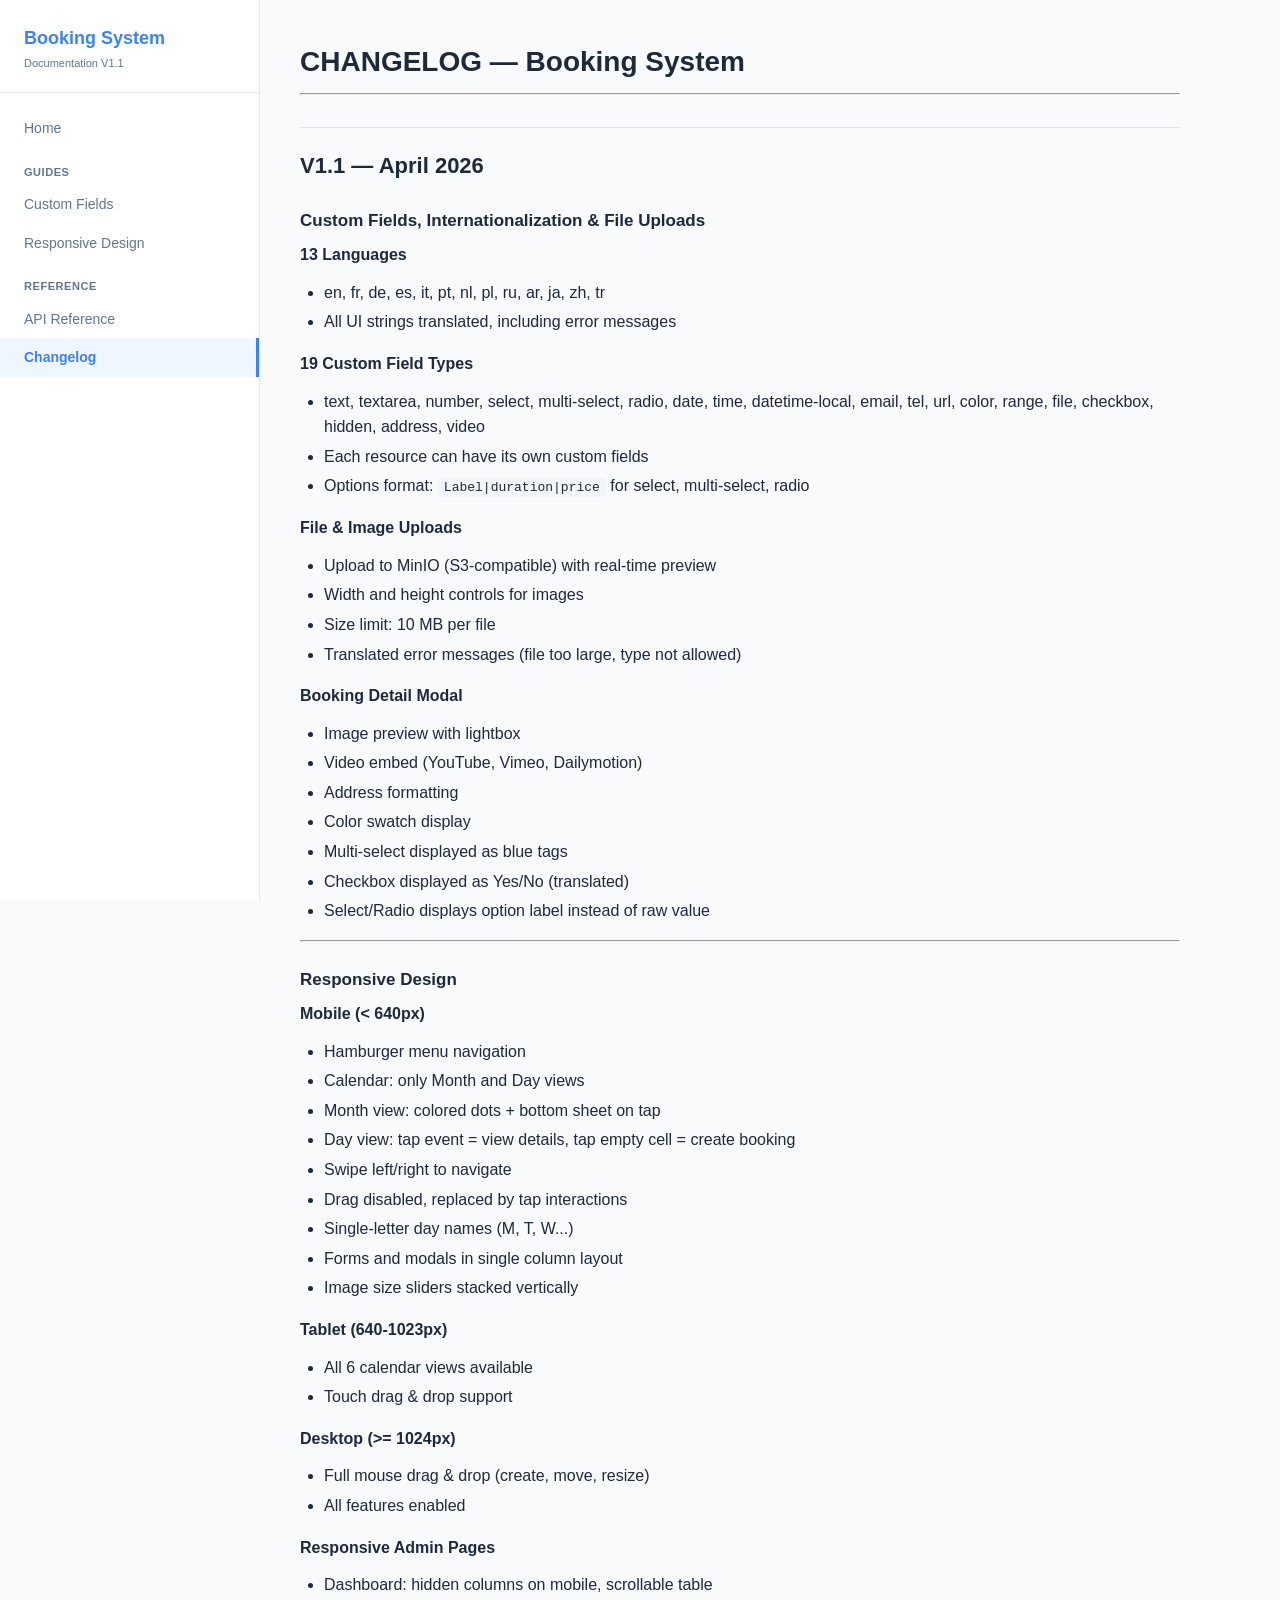
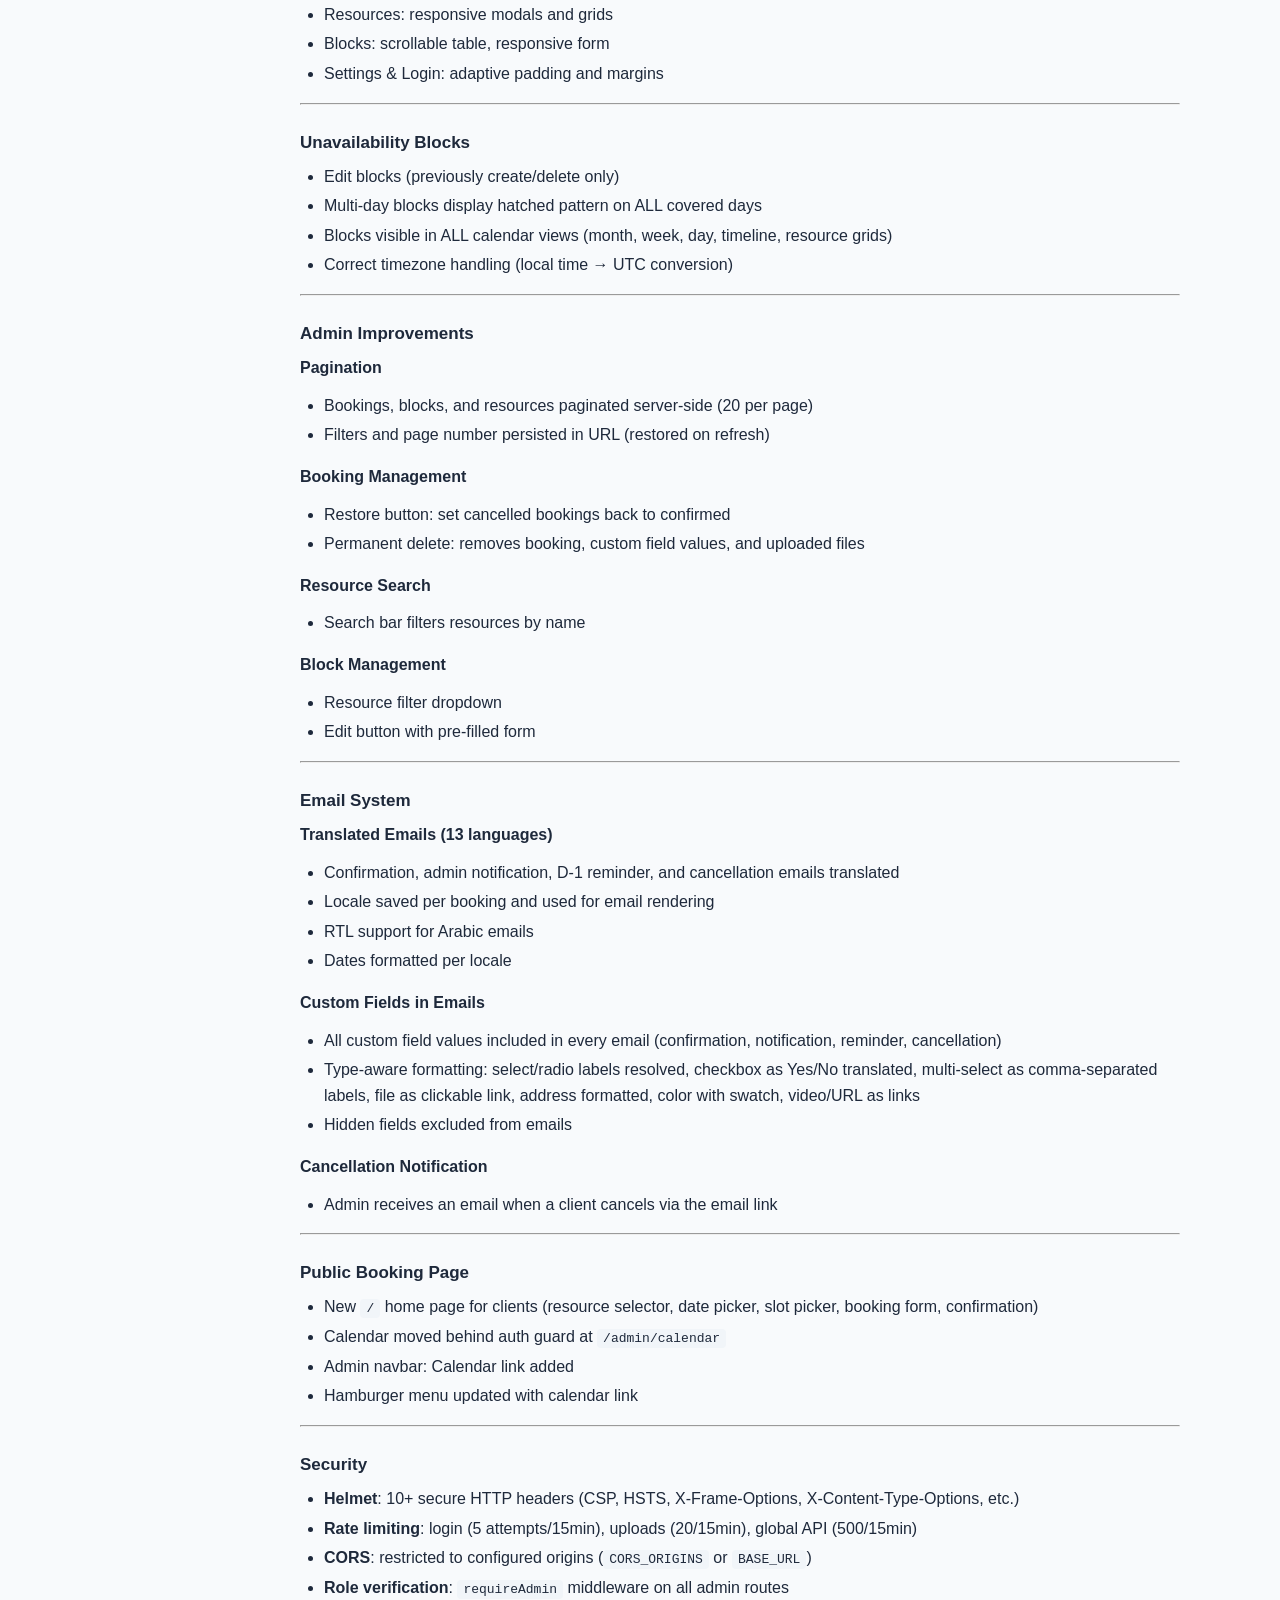
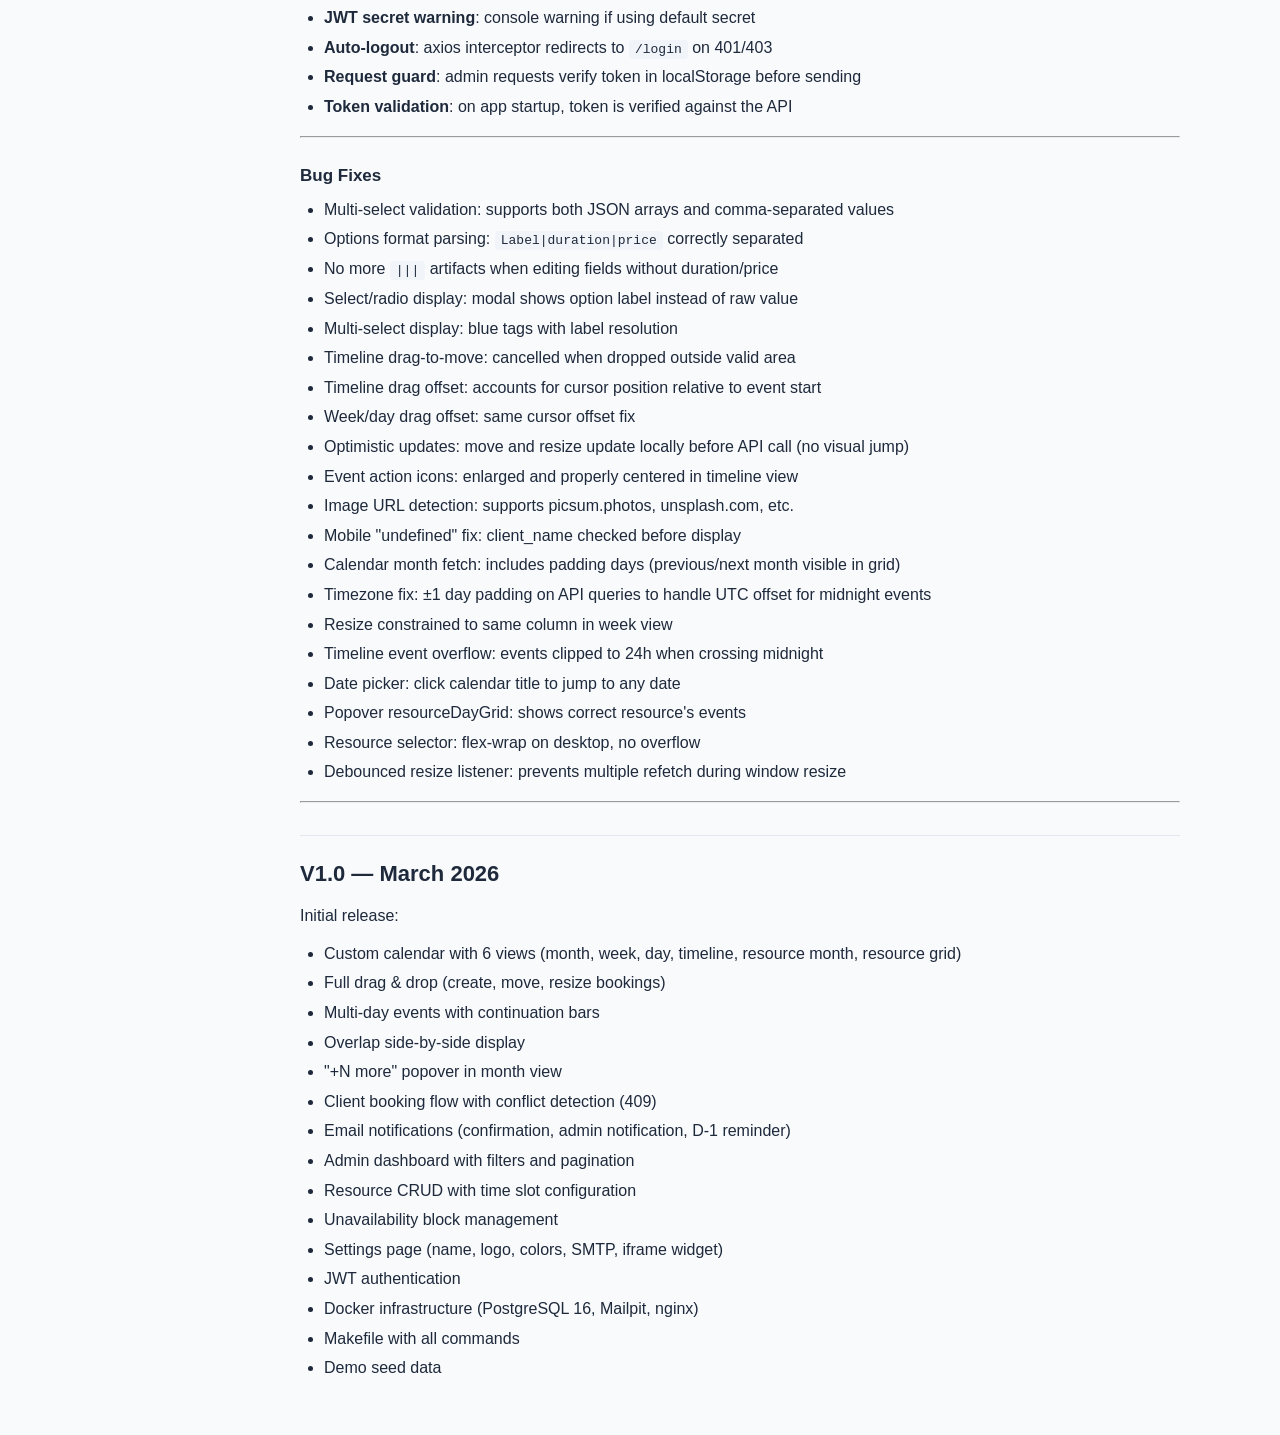
<file: docs/changelog.html>
<!DOCTYPE html><html lang="en"><head>  <meta charset="UTF-8">  <meta name="viewport" content="width=device-width, initial-scale=1.0">  <title>changelog — Booking System Documentation</title>  <link rel="stylesheet" href="style.css"></head><body><button class="menu-toggle" onclick="document.querySelector('.sidebar').classList.toggle('open')">&#9776;</button><div class="layout">  <aside class="sidebar">    <div class="sidebar-logo">Booking System<small>Documentation V1.1</small></div>    <nav><a href="index.html">Home</a><div class="section-title">Guides</div><a href="custom-fields.html">Custom Fields</a><a href="responsive.html">Responsive Design</a><div class="section-title">Reference</div><a href="api-reference.html">API Reference</a><a href="changelog.html" class="active">Changelog</a></nav>  </aside>  <main class="main"><div class="content"><h1>CHANGELOG — Booking System</h1>
<hr>
<h2>V1.1 — April 2026</h2>
<h3>Custom Fields, Internationalization &amp; File Uploads</h3>
<p><strong>13 Languages</strong></p>
<ul>
<li>en, fr, de, es, it, pt, nl, pl, ru, ar, ja, zh, tr</li>
<li>All UI strings translated, including error messages</li>
</ul>
<p><strong>19 Custom Field Types</strong></p>
<ul>
<li>text, textarea, number, select, multi-select, radio, date, time, datetime-local, email, tel, url, color, range, file, checkbox, hidden, address, video</li>
<li>Each resource can have its own custom fields</li>
<li>Options format: <code>Label|duration|price</code> for select, multi-select, radio</li>
</ul>
<p><strong>File &amp; Image Uploads</strong></p>
<ul>
<li>Upload to MinIO (S3-compatible) with real-time preview</li>
<li>Width and height controls for images</li>
<li>Size limit: 10 MB per file</li>
<li>Translated error messages (file too large, type not allowed)</li>
</ul>
<p><strong>Booking Detail Modal</strong></p>
<ul>
<li>Image preview with lightbox</li>
<li>Video embed (YouTube, Vimeo, Dailymotion)</li>
<li>Address formatting</li>
<li>Color swatch display</li>
<li>Multi-select displayed as blue tags</li>
<li>Checkbox displayed as Yes/No (translated)</li>
<li>Select/Radio displays option label instead of raw value</li>
</ul>
<hr>
<h3>Responsive Design</h3>
<p><strong>Mobile (&lt; 640px)</strong></p>
<ul>
<li>Hamburger menu navigation</li>
<li>Calendar: only Month and Day views</li>
<li>Month view: colored dots + bottom sheet on tap</li>
<li>Day view: tap event = view details, tap empty cell = create booking</li>
<li>Swipe left/right to navigate</li>
<li>Drag disabled, replaced by tap interactions</li>
<li>Single-letter day names (M, T, W...)</li>
<li>Forms and modals in single column layout</li>
<li>Image size sliders stacked vertically</li>
</ul>
<p><strong>Tablet (640-1023px)</strong></p>
<ul>
<li>All 6 calendar views available</li>
<li>Touch drag &amp; drop support</li>
</ul>
<p><strong>Desktop (&gt;= 1024px)</strong></p>
<ul>
<li>Full mouse drag &amp; drop (create, move, resize)</li>
<li>All features enabled</li>
</ul>
<p><strong>Responsive Admin Pages</strong></p>
<ul>
<li>Dashboard: hidden columns on mobile, scrollable table</li>
<li>Resources: responsive modals and grids</li>
<li>Blocks: scrollable table, responsive form</li>
<li>Settings &amp; Login: adaptive padding and margins</li>
</ul>
<hr>
<h3>Unavailability Blocks</h3>
<ul>
<li>Edit blocks (previously create/delete only)</li>
<li>Multi-day blocks display hatched pattern on ALL covered days</li>
<li>Blocks visible in ALL calendar views (month, week, day, timeline, resource grids)</li>
<li>Correct timezone handling (local time → UTC conversion)</li>
</ul>
<hr>
<h3>Admin Improvements</h3>
<p><strong>Pagination</strong></p>
<ul>
<li>Bookings, blocks, and resources paginated server-side (20 per page)</li>
<li>Filters and page number persisted in URL (restored on refresh)</li>
</ul>
<p><strong>Booking Management</strong></p>
<ul>
<li>Restore button: set cancelled bookings back to confirmed</li>
<li>Permanent delete: removes booking, custom field values, and uploaded files</li>
</ul>
<p><strong>Resource Search</strong></p>
<ul>
<li>Search bar filters resources by name</li>
</ul>
<p><strong>Block Management</strong></p>
<ul>
<li>Resource filter dropdown</li>
<li>Edit button with pre-filled form</li>
</ul>
<hr>
<h3>Email System</h3>
<p><strong>Translated Emails (13 languages)</strong></p>
<ul>
<li>Confirmation, admin notification, D-1 reminder, and cancellation emails translated</li>
<li>Locale saved per booking and used for email rendering</li>
<li>RTL support for Arabic emails</li>
<li>Dates formatted per locale</li>
</ul>
<p><strong>Custom Fields in Emails</strong></p>
<ul>
<li>All custom field values included in every email (confirmation, notification, reminder, cancellation)</li>
<li>Type-aware formatting: select/radio labels resolved, checkbox as Yes/No translated, multi-select as comma-separated labels, file as clickable link, address formatted, color with swatch, video/URL as links</li>
<li>Hidden fields excluded from emails</li>
</ul>
<p><strong>Cancellation Notification</strong></p>
<ul>
<li>Admin receives an email when a client cancels via the email link</li>
</ul>
<hr>
<h3>Public Booking Page</h3>
<ul>
<li>New <code>/</code> home page for clients (resource selector, date picker, slot picker, booking form, confirmation)</li>
<li>Calendar moved behind auth guard at <code>/admin/calendar</code></li>
<li>Admin navbar: Calendar link added</li>
<li>Hamburger menu updated with calendar link</li>
</ul>
<hr>
<h3>Security</h3>
<ul>
<li><strong>Helmet</strong>: 10+ secure HTTP headers (CSP, HSTS, X-Frame-Options, X-Content-Type-Options, etc.)</li>
<li><strong>Rate limiting</strong>: login (5 attempts/15min), uploads (20/15min), global API (500/15min)</li>
<li><strong>CORS</strong>: restricted to configured origins (<code>CORS_ORIGINS</code> or <code>BASE_URL</code>)</li>
<li><strong>Role verification</strong>: <code>requireAdmin</code> middleware on all admin routes</li>
<li><strong>JWT secret warning</strong>: console warning if using default secret</li>
<li><strong>Auto-logout</strong>: axios interceptor redirects to <code>/login</code> on 401/403</li>
<li><strong>Request guard</strong>: admin requests verify token in localStorage before sending</li>
<li><strong>Token validation</strong>: on app startup, token is verified against the API</li>
</ul>
<hr>
<h3>Bug Fixes</h3>
<ul>
<li>Multi-select validation: supports both JSON arrays and comma-separated values</li>
<li>Options format parsing: <code>Label|duration|price</code> correctly separated</li>
<li>No more <code>|||</code> artifacts when editing fields without duration/price</li>
<li>Select/radio display: modal shows option label instead of raw value</li>
<li>Multi-select display: blue tags with label resolution</li>
<li>Timeline drag-to-move: cancelled when dropped outside valid area</li>
<li>Timeline drag offset: accounts for cursor position relative to event start</li>
<li>Week/day drag offset: same cursor offset fix</li>
<li>Optimistic updates: move and resize update locally before API call (no visual jump)</li>
<li>Event action icons: enlarged and properly centered in timeline view</li>
<li>Image URL detection: supports picsum.photos, unsplash.com, etc.</li>
<li>Mobile &quot;undefined&quot; fix: client_name checked before display</li>
<li>Calendar month fetch: includes padding days (previous/next month visible in grid)</li>
<li>Timezone fix: ±1 day padding on API queries to handle UTC offset for midnight events</li>
<li>Resize constrained to same column in week view</li>
<li>Timeline event overflow: events clipped to 24h when crossing midnight</li>
<li>Date picker: click calendar title to jump to any date</li>
<li>Popover resourceDayGrid: shows correct resource&#39;s events</li>
<li>Resource selector: flex-wrap on desktop, no overflow</li>
<li>Debounced resize listener: prevents multiple refetch during window resize</li>
</ul>
<hr>
<h2>V1.0 — March 2026</h2>
<p>Initial release:</p>
<ul>
<li>Custom calendar with 6 views (month, week, day, timeline, resource month, resource grid)</li>
<li>Full drag &amp; drop (create, move, resize bookings)</li>
<li>Multi-day events with continuation bars</li>
<li>Overlap side-by-side display</li>
<li>&quot;+N more&quot; popover in month view</li>
<li>Client booking flow with conflict detection (409)</li>
<li>Email notifications (confirmation, admin notification, D-1 reminder)</li>
<li>Admin dashboard with filters and pagination</li>
<li>Resource CRUD with time slot configuration</li>
<li>Unavailability block management</li>
<li>Settings page (name, logo, colors, SMTP, iframe widget)</li>
<li>JWT authentication</li>
<li>Docker infrastructure (PostgreSQL 16, Mailpit, nginx)</li>
<li>Makefile with all commands</li>
<li>Demo seed data</li>
</ul>
  </div></main></div></body></html>
</file>
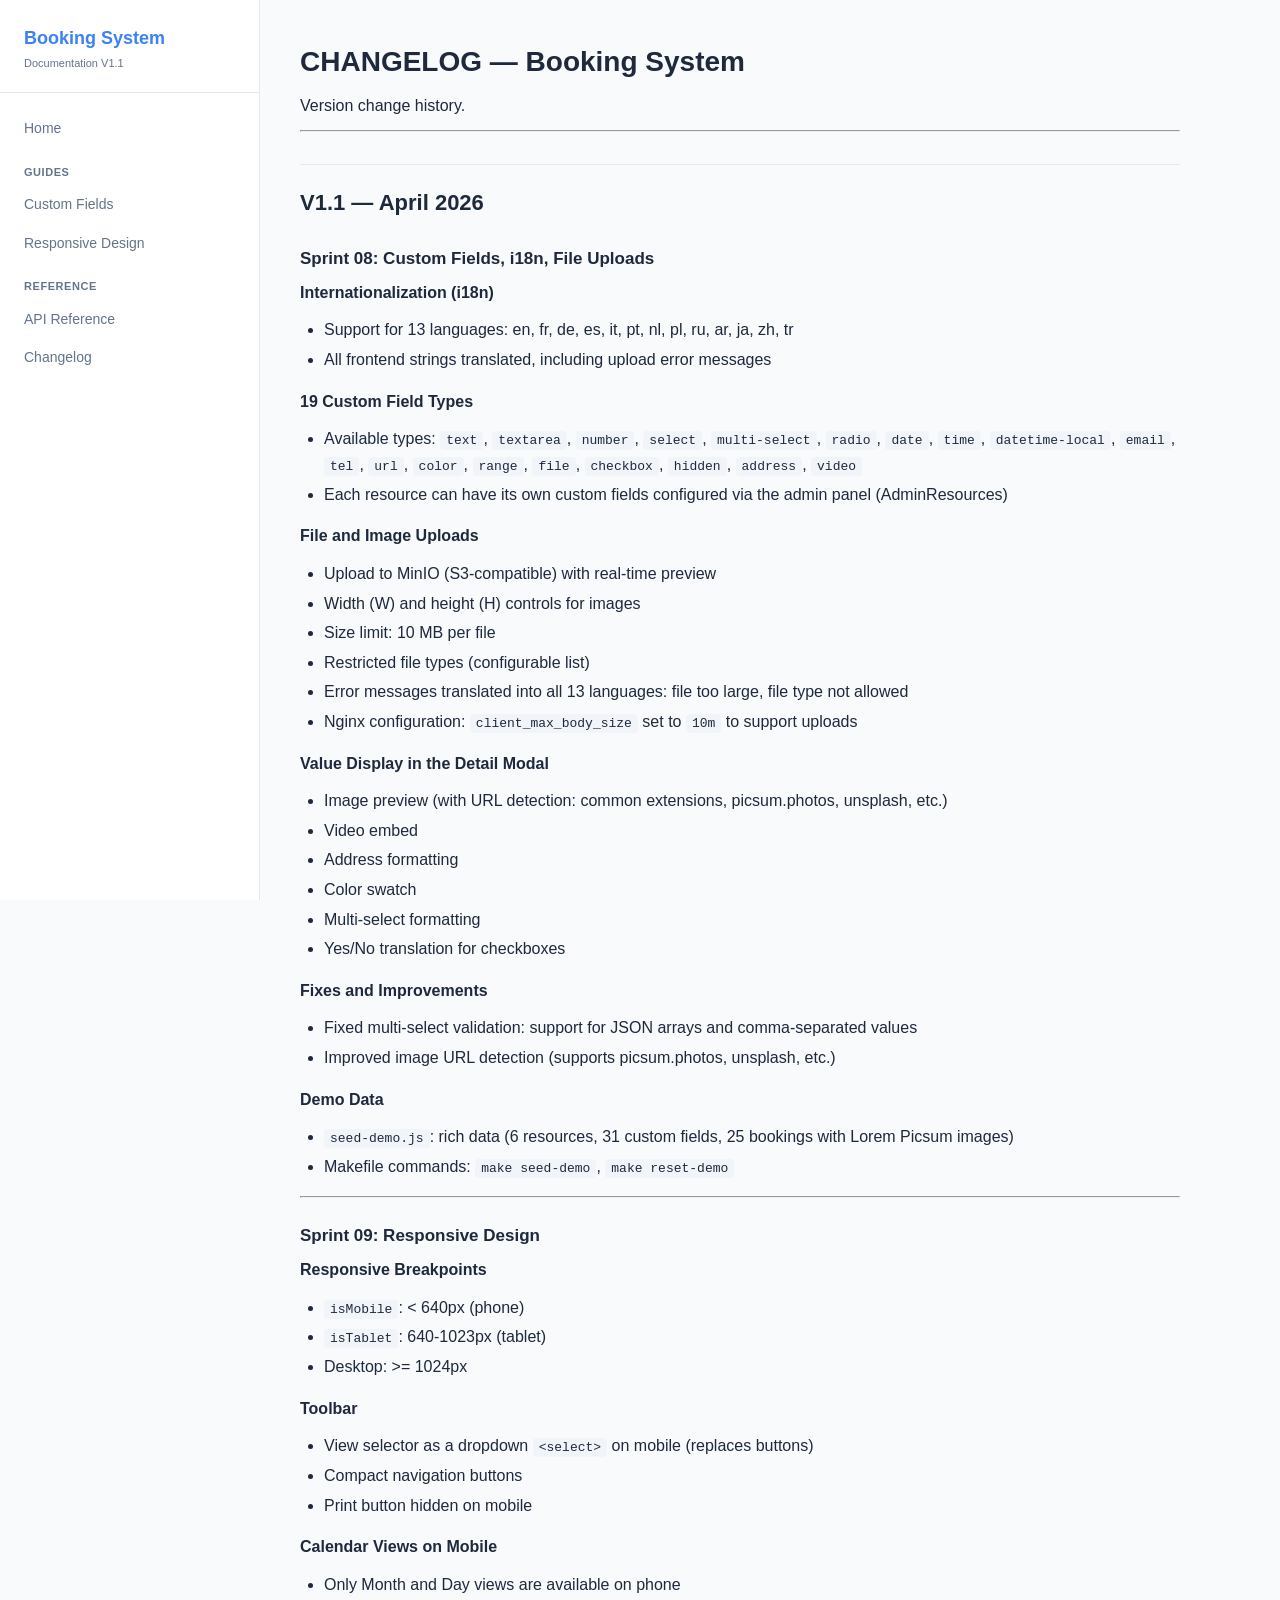
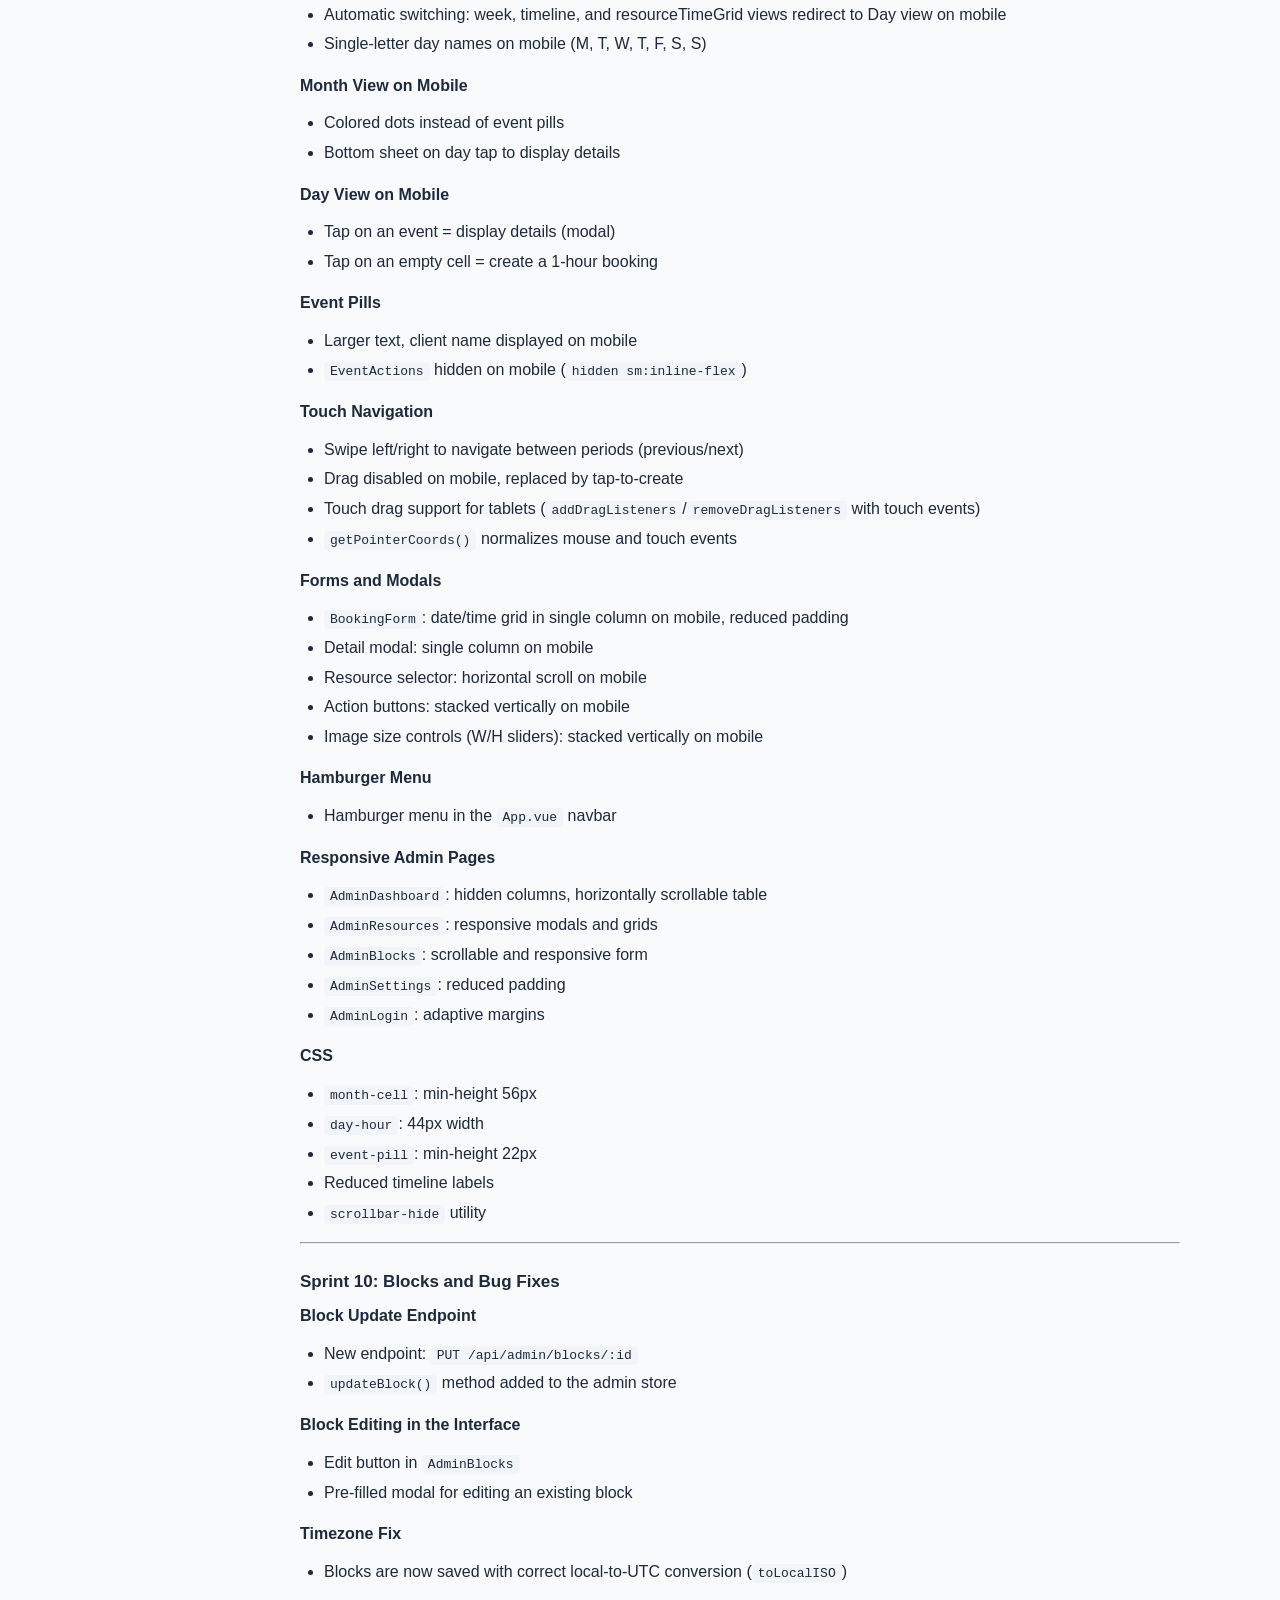
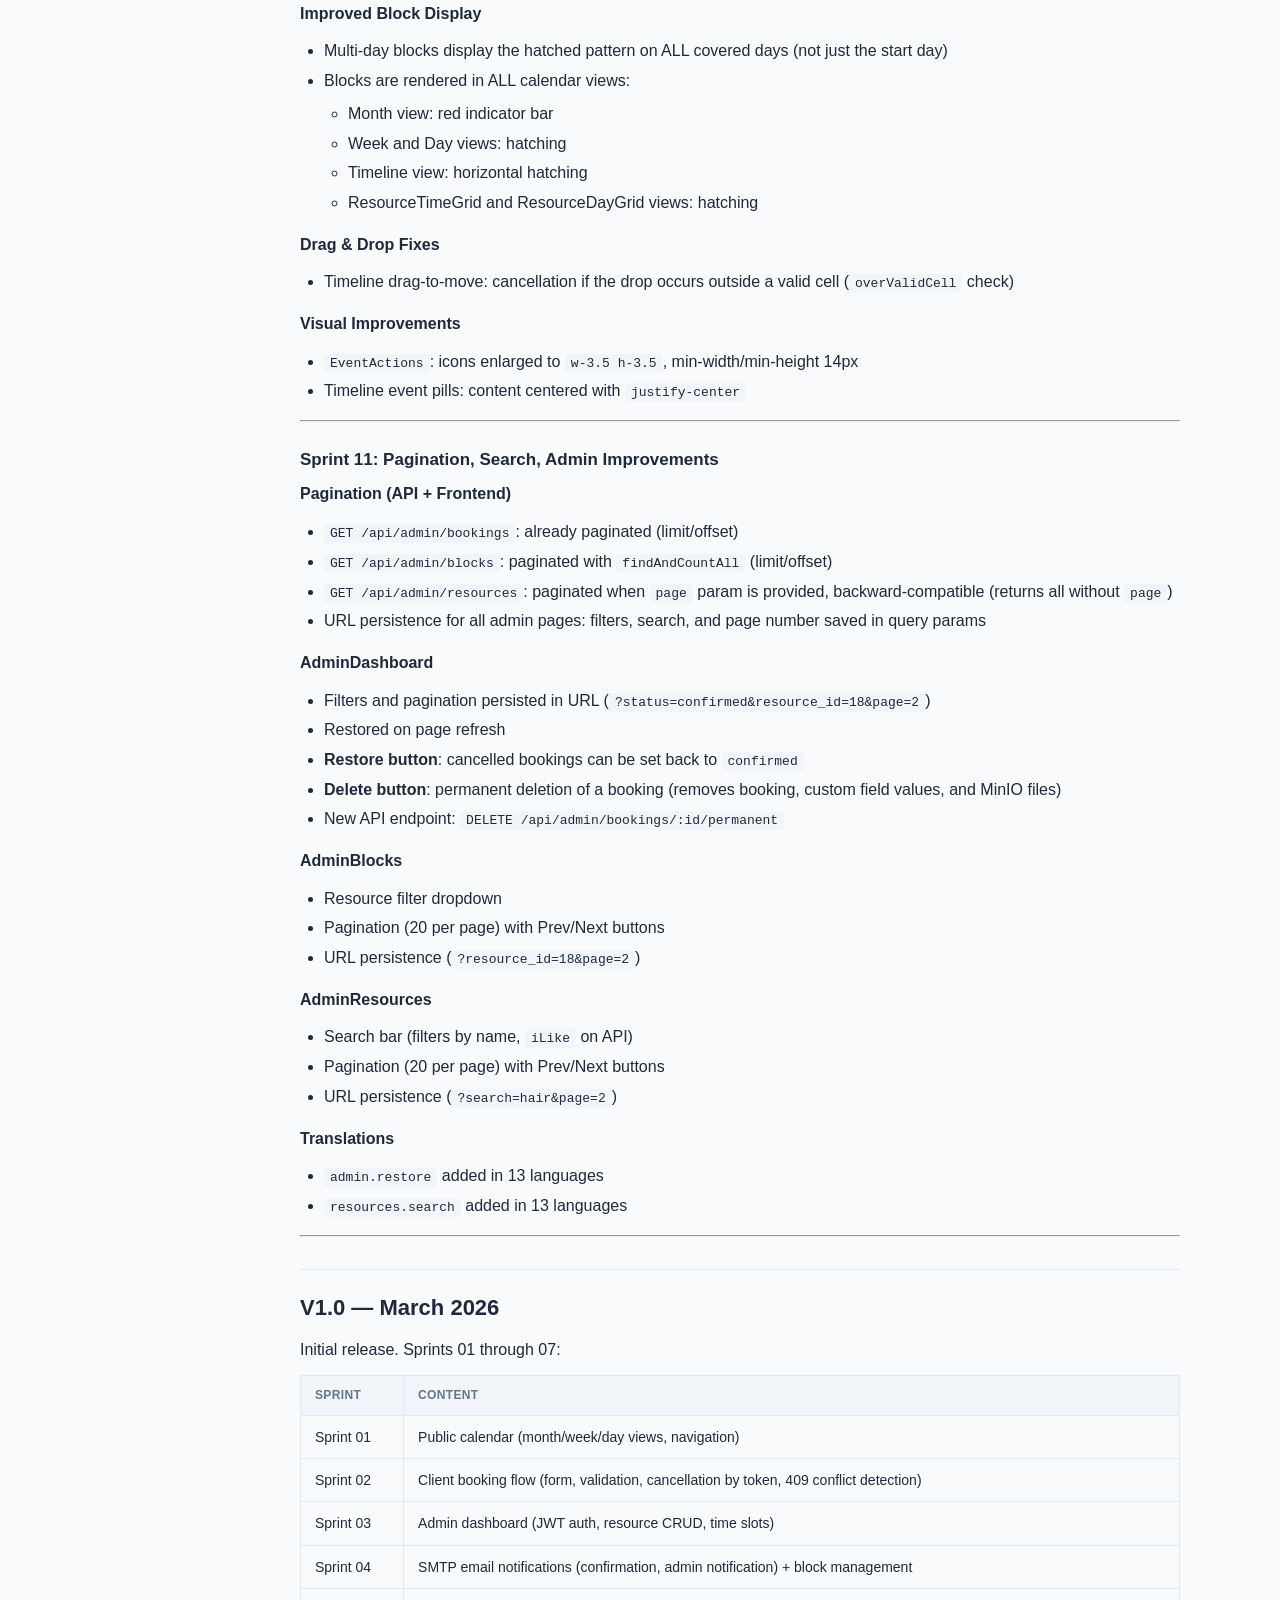
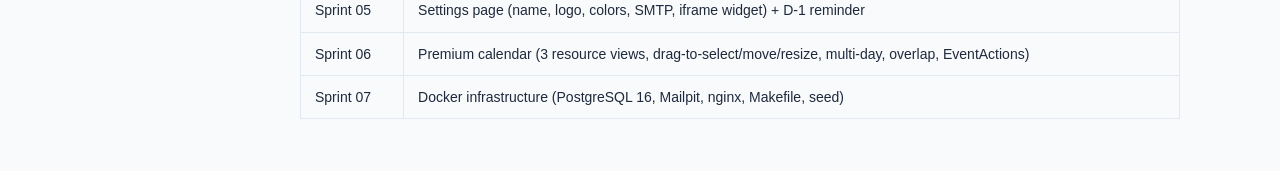
<file: docs/CHANGELOG.html>
<!DOCTYPE html><html lang="en"><head>  <meta charset="UTF-8">  <meta name="viewport" content="width=device-width, initial-scale=1.0">  <title>CHANGELOG — Booking System Documentation</title>  <link rel="stylesheet" href="style.css"></head><body><button class="menu-toggle" onclick="document.querySelector('.sidebar').classList.toggle('open')">&#9776;</button><div class="layout">  <aside class="sidebar">    <div class="sidebar-logo">Booking System<small>Documentation V1.1</small></div>    <nav><a href="index.html">Home</a><div class="section-title">Guides</div><a href="custom-fields.html">Custom Fields</a><a href="responsive.html">Responsive Design</a><div class="section-title">Reference</div><a href="api-reference.html">API Reference</a><a href="changelog.html">Changelog</a></nav>  </aside>  <main class="main"><div class="content"><h1>CHANGELOG — Booking System</h1>
<p>Version change history.</p>
<hr>
<h2>V1.1 — April 2026</h2>
<h3>Sprint 08: Custom Fields, i18n, File Uploads</h3>
<p><strong>Internationalization (i18n)</strong></p>
<ul>
<li>Support for 13 languages: en, fr, de, es, it, pt, nl, pl, ru, ar, ja, zh, tr</li>
<li>All frontend strings translated, including upload error messages</li>
</ul>
<p><strong>19 Custom Field Types</strong></p>
<ul>
<li>Available types: <code>text</code>, <code>textarea</code>, <code>number</code>, <code>select</code>, <code>multi-select</code>, <code>radio</code>, <code>date</code>, <code>time</code>, <code>datetime-local</code>, <code>email</code>, <code>tel</code>, <code>url</code>, <code>color</code>, <code>range</code>, <code>file</code>, <code>checkbox</code>, <code>hidden</code>, <code>address</code>, <code>video</code></li>
<li>Each resource can have its own custom fields configured via the admin panel (AdminResources)</li>
</ul>
<p><strong>File and Image Uploads</strong></p>
<ul>
<li>Upload to MinIO (S3-compatible) with real-time preview</li>
<li>Width (W) and height (H) controls for images</li>
<li>Size limit: 10 MB per file</li>
<li>Restricted file types (configurable list)</li>
<li>Error messages translated into all 13 languages: file too large, file type not allowed</li>
<li>Nginx configuration: <code>client_max_body_size</code> set to <code>10m</code> to support uploads</li>
</ul>
<p><strong>Value Display in the Detail Modal</strong></p>
<ul>
<li>Image preview (with URL detection: common extensions, picsum.photos, unsplash, etc.)</li>
<li>Video embed</li>
<li>Address formatting</li>
<li>Color swatch</li>
<li>Multi-select formatting</li>
<li>Yes/No translation for checkboxes</li>
</ul>
<p><strong>Fixes and Improvements</strong></p>
<ul>
<li>Fixed multi-select validation: support for JSON arrays and comma-separated values</li>
<li>Improved image URL detection (supports picsum.photos, unsplash, etc.)</li>
</ul>
<p><strong>Demo Data</strong></p>
<ul>
<li><code>seed-demo.js</code>: rich data (6 resources, 31 custom fields, 25 bookings with Lorem Picsum images)</li>
<li>Makefile commands: <code>make seed-demo</code>, <code>make reset-demo</code></li>
</ul>
<hr>
<h3>Sprint 09: Responsive Design</h3>
<p><strong>Responsive Breakpoints</strong></p>
<ul>
<li><code>isMobile</code>: &lt; 640px (phone)</li>
<li><code>isTablet</code>: 640-1023px (tablet)</li>
<li>Desktop: &gt;= 1024px</li>
</ul>
<p><strong>Toolbar</strong></p>
<ul>
<li>View selector as a dropdown <code>&lt;select&gt;</code> on mobile (replaces buttons)</li>
<li>Compact navigation buttons</li>
<li>Print button hidden on mobile</li>
</ul>
<p><strong>Calendar Views on Mobile</strong></p>
<ul>
<li>Only Month and Day views are available on phone</li>
<li>Automatic switching: week, timeline, and resourceTimeGrid views redirect to Day view on mobile</li>
<li>Single-letter day names on mobile (M, T, W, T, F, S, S)</li>
</ul>
<p><strong>Month View on Mobile</strong></p>
<ul>
<li>Colored dots instead of event pills</li>
<li>Bottom sheet on day tap to display details</li>
</ul>
<p><strong>Day View on Mobile</strong></p>
<ul>
<li>Tap on an event = display details (modal)</li>
<li>Tap on an empty cell = create a 1-hour booking</li>
</ul>
<p><strong>Event Pills</strong></p>
<ul>
<li>Larger text, client name displayed on mobile</li>
<li><code>EventActions</code> hidden on mobile (<code>hidden sm:inline-flex</code>)</li>
</ul>
<p><strong>Touch Navigation</strong></p>
<ul>
<li>Swipe left/right to navigate between periods (previous/next)</li>
<li>Drag disabled on mobile, replaced by tap-to-create</li>
<li>Touch drag support for tablets (<code>addDragListeners</code>/<code>removeDragListeners</code> with touch events)</li>
<li><code>getPointerCoords()</code> normalizes mouse and touch events</li>
</ul>
<p><strong>Forms and Modals</strong></p>
<ul>
<li><code>BookingForm</code>: date/time grid in single column on mobile, reduced padding</li>
<li>Detail modal: single column on mobile</li>
<li>Resource selector: horizontal scroll on mobile</li>
<li>Action buttons: stacked vertically on mobile</li>
<li>Image size controls (W/H sliders): stacked vertically on mobile</li>
</ul>
<p><strong>Hamburger Menu</strong></p>
<ul>
<li>Hamburger menu in the <code>App.vue</code> navbar</li>
</ul>
<p><strong>Responsive Admin Pages</strong></p>
<ul>
<li><code>AdminDashboard</code>: hidden columns, horizontally scrollable table</li>
<li><code>AdminResources</code>: responsive modals and grids</li>
<li><code>AdminBlocks</code>: scrollable and responsive form</li>
<li><code>AdminSettings</code>: reduced padding</li>
<li><code>AdminLogin</code>: adaptive margins</li>
</ul>
<p><strong>CSS</strong></p>
<ul>
<li><code>month-cell</code>: min-height 56px</li>
<li><code>day-hour</code>: 44px width</li>
<li><code>event-pill</code>: min-height 22px</li>
<li>Reduced timeline labels</li>
<li><code>scrollbar-hide</code> utility</li>
</ul>
<hr>
<h3>Sprint 10: Blocks and Bug Fixes</h3>
<p><strong>Block Update Endpoint</strong></p>
<ul>
<li>New endpoint: <code>PUT /api/admin/blocks/:id</code></li>
<li><code>updateBlock()</code> method added to the admin store</li>
</ul>
<p><strong>Block Editing in the Interface</strong></p>
<ul>
<li>Edit button in <code>AdminBlocks</code></li>
<li>Pre-filled modal for editing an existing block</li>
</ul>
<p><strong>Timezone Fix</strong></p>
<ul>
<li>Blocks are now saved with correct local-to-UTC conversion (<code>toLocalISO</code>)</li>
</ul>
<p><strong>Improved Block Display</strong></p>
<ul>
<li>Multi-day blocks display the hatched pattern on ALL covered days (not just the start day)</li>
<li>Blocks are rendered in ALL calendar views:<ul>
<li>Month view: red indicator bar</li>
<li>Week and Day views: hatching</li>
<li>Timeline view: horizontal hatching</li>
<li>ResourceTimeGrid and ResourceDayGrid views: hatching</li>
</ul>
</li>
</ul>
<p><strong>Drag &amp; Drop Fixes</strong></p>
<ul>
<li>Timeline drag-to-move: cancellation if the drop occurs outside a valid cell (<code>overValidCell</code> check)</li>
</ul>
<p><strong>Visual Improvements</strong></p>
<ul>
<li><code>EventActions</code>: icons enlarged to <code>w-3.5 h-3.5</code>, min-width/min-height 14px</li>
<li>Timeline event pills: content centered with <code>justify-center</code></li>
</ul>
<hr>
<h3>Sprint 11: Pagination, Search, Admin Improvements</h3>
<p><strong>Pagination (API + Frontend)</strong></p>
<ul>
<li><code>GET /api/admin/bookings</code>: already paginated (limit/offset)</li>
<li><code>GET /api/admin/blocks</code>: paginated with <code>findAndCountAll</code> (limit/offset)</li>
<li><code>GET /api/admin/resources</code>: paginated when <code>page</code> param is provided, backward-compatible (returns all without <code>page</code>)</li>
<li>URL persistence for all admin pages: filters, search, and page number saved in query params</li>
</ul>
<p><strong>AdminDashboard</strong></p>
<ul>
<li>Filters and pagination persisted in URL (<code>?status=confirmed&amp;resource_id=18&amp;page=2</code>)</li>
<li>Restored on page refresh</li>
<li><strong>Restore button</strong>: cancelled bookings can be set back to <code>confirmed</code></li>
<li><strong>Delete button</strong>: permanent deletion of a booking (removes booking, custom field values, and MinIO files)</li>
<li>New API endpoint: <code>DELETE /api/admin/bookings/:id/permanent</code></li>
</ul>
<p><strong>AdminBlocks</strong></p>
<ul>
<li>Resource filter dropdown</li>
<li>Pagination (20 per page) with Prev/Next buttons</li>
<li>URL persistence (<code>?resource_id=18&amp;page=2</code>)</li>
</ul>
<p><strong>AdminResources</strong></p>
<ul>
<li>Search bar (filters by name, <code>iLike</code> on API)</li>
<li>Pagination (20 per page) with Prev/Next buttons</li>
<li>URL persistence (<code>?search=hair&amp;page=2</code>)</li>
</ul>
<p><strong>Translations</strong></p>
<ul>
<li><code>admin.restore</code> added in 13 languages</li>
<li><code>resources.search</code> added in 13 languages</li>
</ul>
<hr>
<h2>V1.0 — March 2026</h2>
<p>Initial release. Sprints 01 through 07:</p>
<table>
<thead>
<tr>
<th>Sprint</th>
<th>Content</th>
</tr>
</thead>
<tbody><tr>
<td>Sprint 01</td>
<td>Public calendar (month/week/day views, navigation)</td>
</tr>
<tr>
<td>Sprint 02</td>
<td>Client booking flow (form, validation, cancellation by token, 409 conflict detection)</td>
</tr>
<tr>
<td>Sprint 03</td>
<td>Admin dashboard (JWT auth, resource CRUD, time slots)</td>
</tr>
<tr>
<td>Sprint 04</td>
<td>SMTP email notifications (confirmation, admin notification) + block management</td>
</tr>
<tr>
<td>Sprint 05</td>
<td>Settings page (name, logo, colors, SMTP, iframe widget) + D-1 reminder</td>
</tr>
<tr>
<td>Sprint 06</td>
<td>Premium calendar (3 resource views, drag-to-select/move/resize, multi-day, overlap, EventActions)</td>
</tr>
<tr>
<td>Sprint 07</td>
<td>Docker infrastructure (PostgreSQL 16, Mailpit, nginx, Makefile, seed)</td>
</tr>
</tbody></table>
  </div></main></div></body></html>
</file>
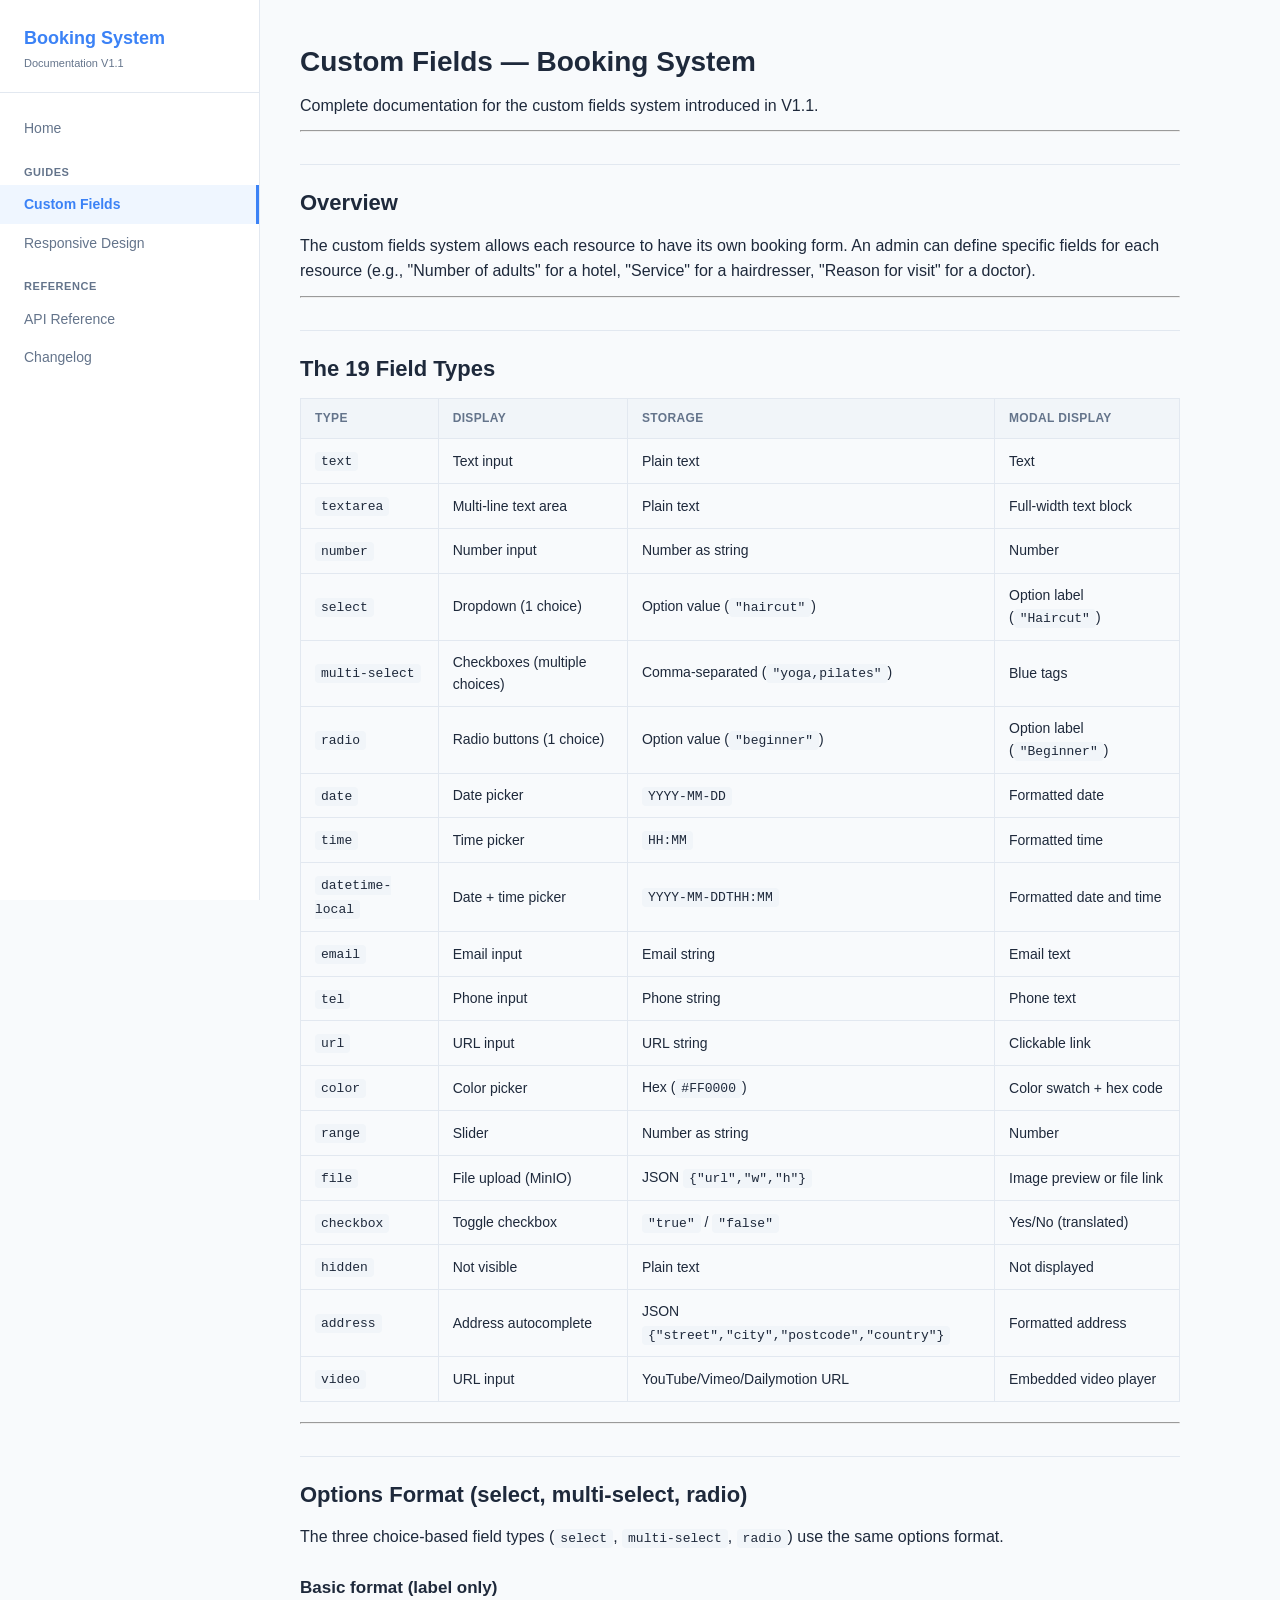
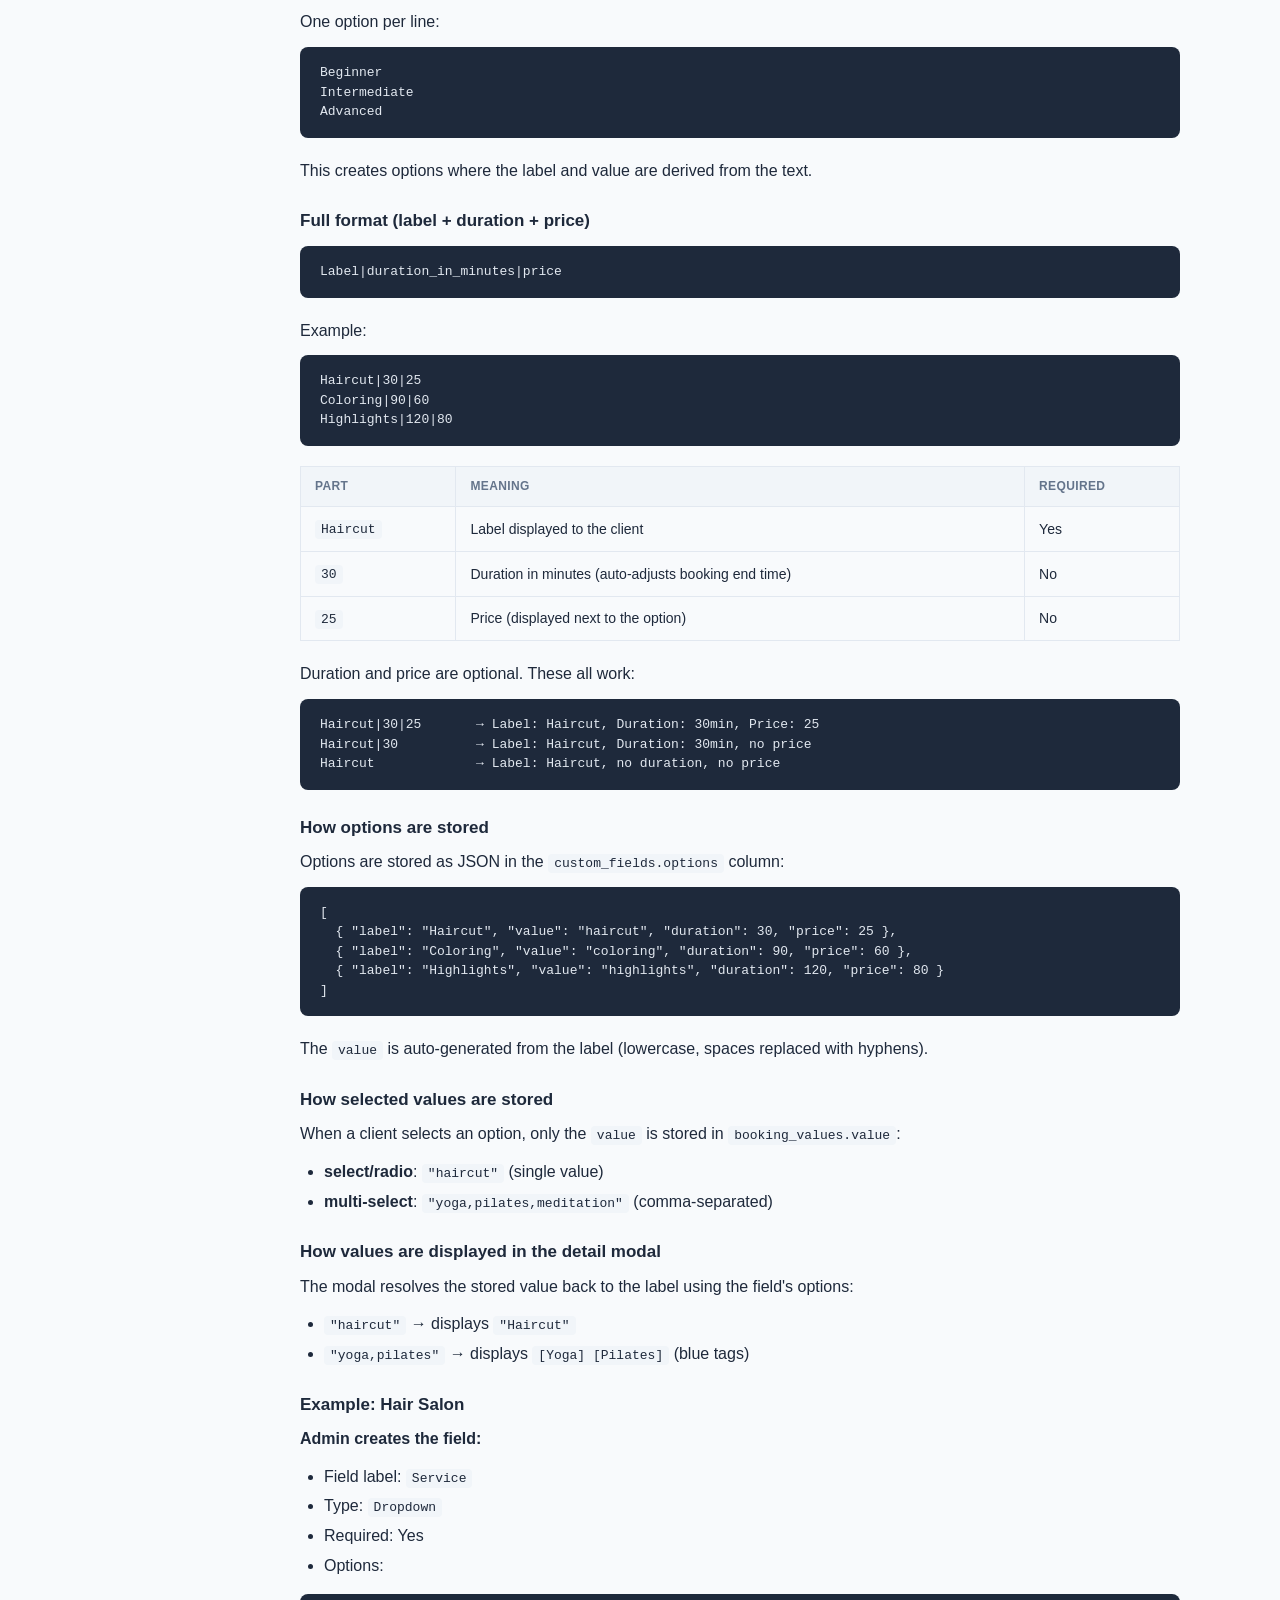
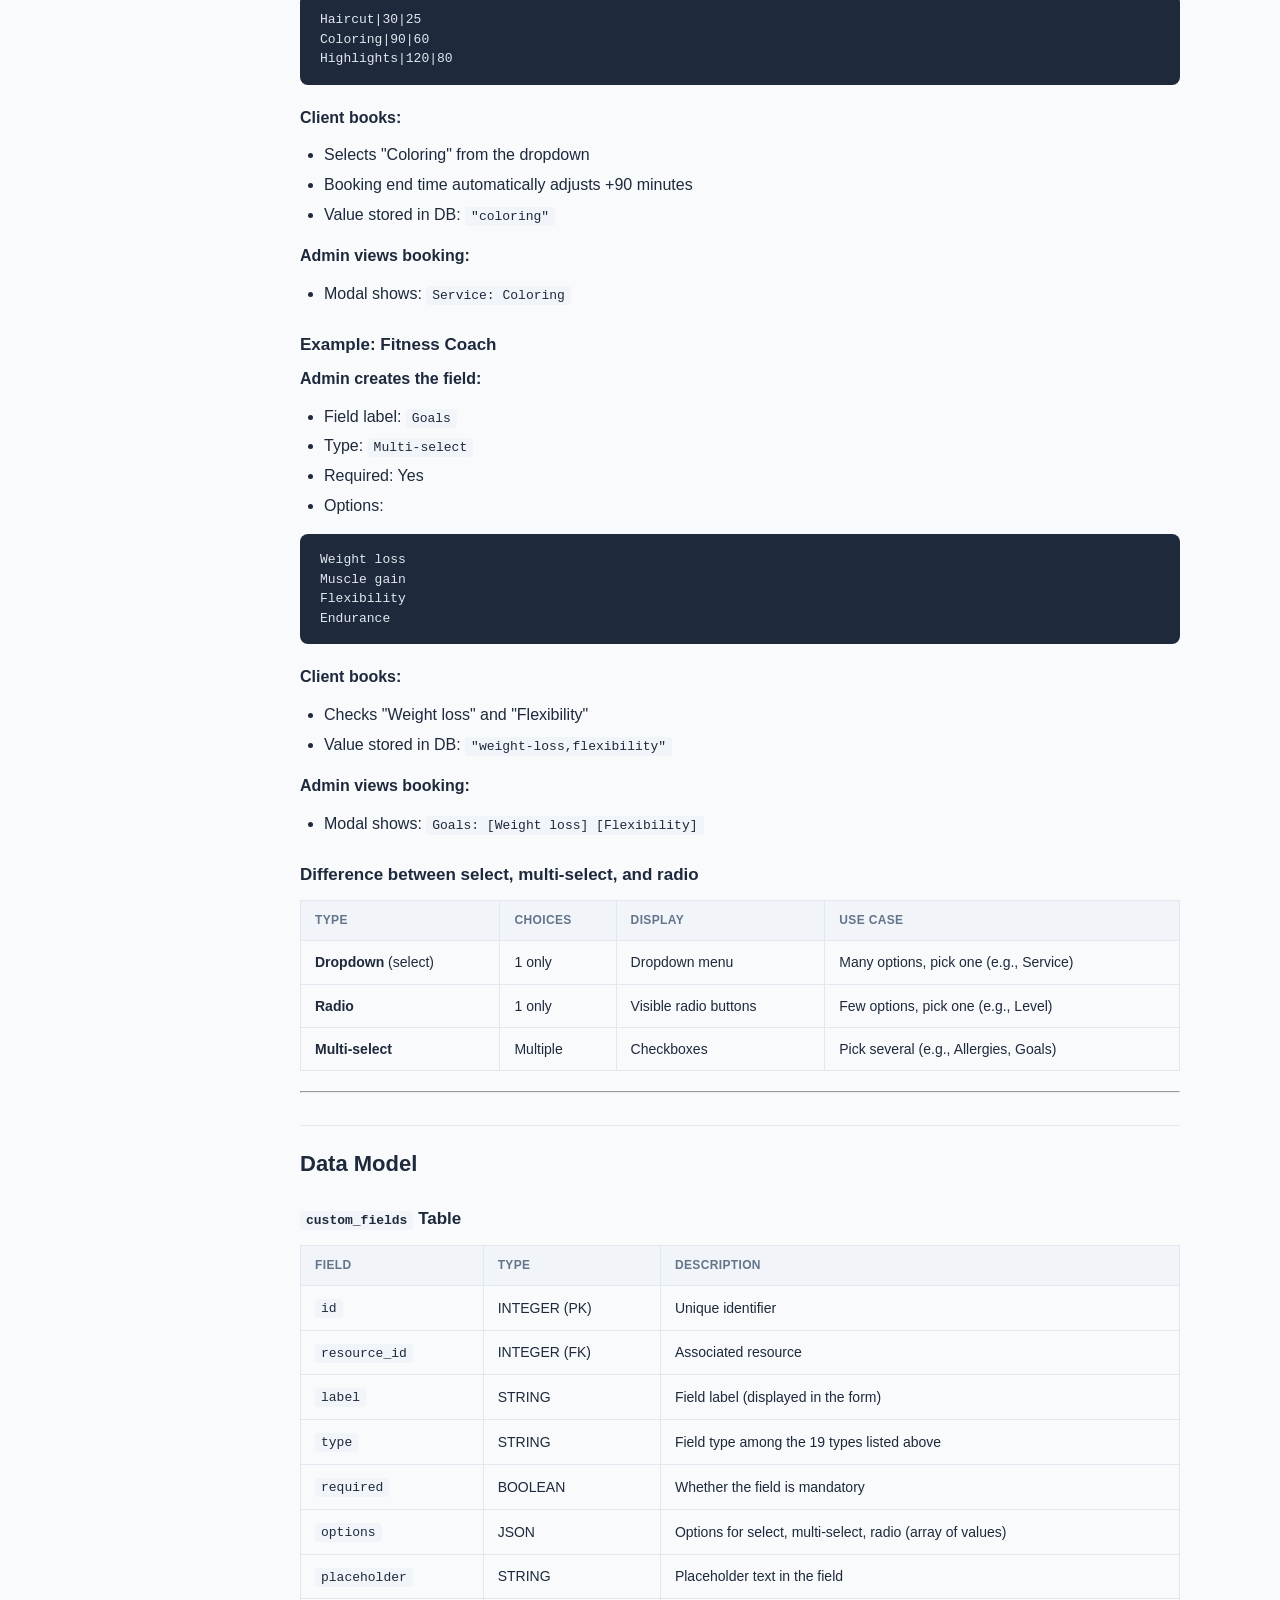
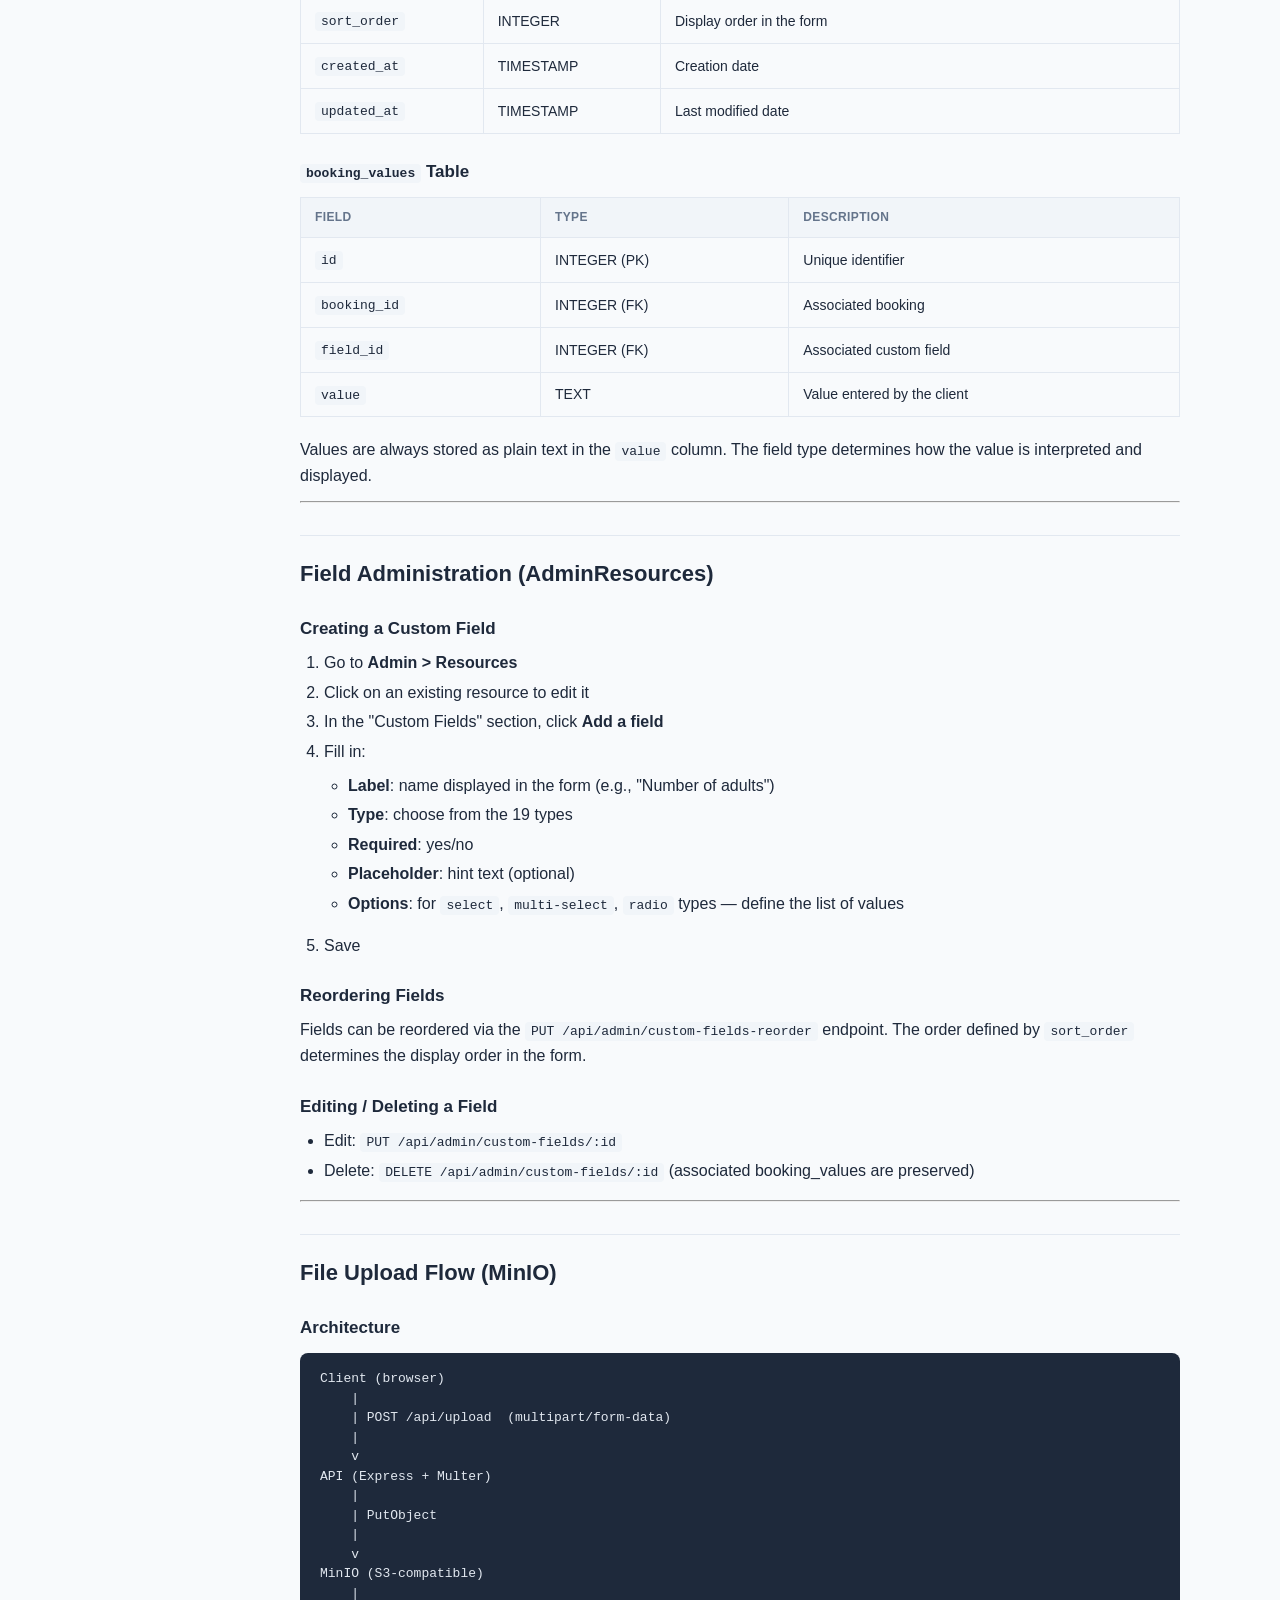
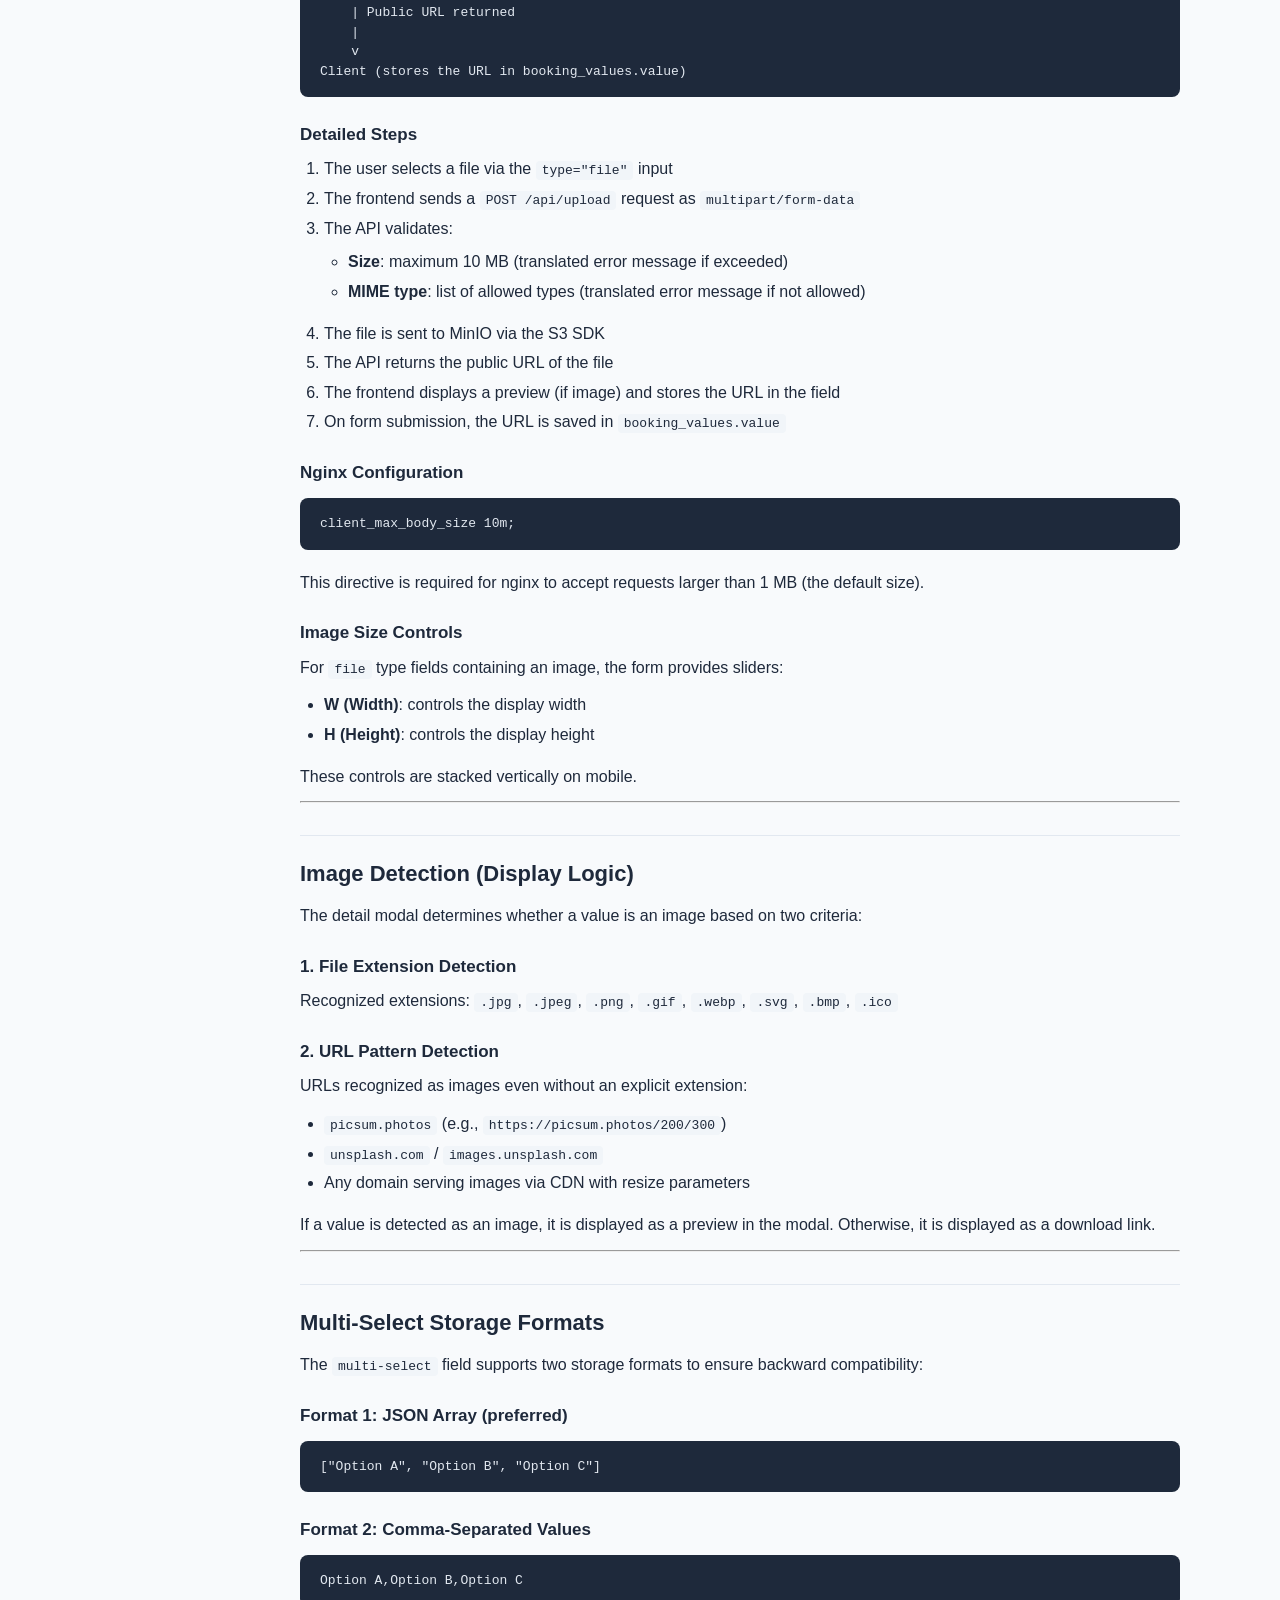
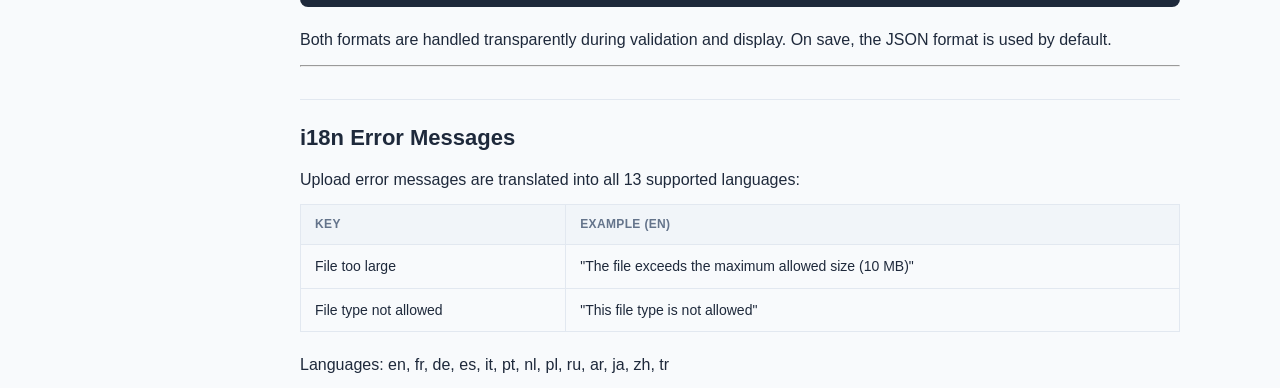
<file: docs/custom-fields.html>
<!DOCTYPE html><html lang="en"><head>  <meta charset="UTF-8">  <meta name="viewport" content="width=device-width, initial-scale=1.0">  <title>custom-fields — Booking System Documentation</title>  <link rel="stylesheet" href="style.css"></head><body><button class="menu-toggle" onclick="document.querySelector('.sidebar').classList.toggle('open')">&#9776;</button><div class="layout">  <aside class="sidebar">    <div class="sidebar-logo">Booking System<small>Documentation V1.1</small></div>    <nav><a href="index.html">Home</a><div class="section-title">Guides</div><a href="custom-fields.html" class="active">Custom Fields</a><a href="responsive.html">Responsive Design</a><div class="section-title">Reference</div><a href="api-reference.html">API Reference</a><a href="changelog.html">Changelog</a></nav>  </aside>  <main class="main"><div class="content"><h1>Custom Fields — Booking System</h1>
<p>Complete documentation for the custom fields system introduced in V1.1.</p>
<hr>
<h2>Overview</h2>
<p>The custom fields system allows each resource to have its own booking form. An admin can define specific fields for each resource (e.g., &quot;Number of adults&quot; for a hotel, &quot;Service&quot; for a hairdresser, &quot;Reason for visit&quot; for a doctor).</p>
<hr>
<h2>The 19 Field Types</h2>
<table>
<thead>
<tr>
<th>Type</th>
<th>Display</th>
<th>Storage</th>
<th>Modal Display</th>
</tr>
</thead>
<tbody><tr>
<td><code>text</code></td>
<td>Text input</td>
<td>Plain text</td>
<td>Text</td>
</tr>
<tr>
<td><code>textarea</code></td>
<td>Multi-line text area</td>
<td>Plain text</td>
<td>Full-width text block</td>
</tr>
<tr>
<td><code>number</code></td>
<td>Number input</td>
<td>Number as string</td>
<td>Number</td>
</tr>
<tr>
<td><code>select</code></td>
<td>Dropdown (1 choice)</td>
<td>Option value (<code>&quot;haircut&quot;</code>)</td>
<td>Option label (<code>&quot;Haircut&quot;</code>)</td>
</tr>
<tr>
<td><code>multi-select</code></td>
<td>Checkboxes (multiple choices)</td>
<td>Comma-separated (<code>&quot;yoga,pilates&quot;</code>)</td>
<td>Blue tags</td>
</tr>
<tr>
<td><code>radio</code></td>
<td>Radio buttons (1 choice)</td>
<td>Option value (<code>&quot;beginner&quot;</code>)</td>
<td>Option label (<code>&quot;Beginner&quot;</code>)</td>
</tr>
<tr>
<td><code>date</code></td>
<td>Date picker</td>
<td><code>YYYY-MM-DD</code></td>
<td>Formatted date</td>
</tr>
<tr>
<td><code>time</code></td>
<td>Time picker</td>
<td><code>HH:MM</code></td>
<td>Formatted time</td>
</tr>
<tr>
<td><code>datetime-local</code></td>
<td>Date + time picker</td>
<td><code>YYYY-MM-DDTHH:MM</code></td>
<td>Formatted date and time</td>
</tr>
<tr>
<td><code>email</code></td>
<td>Email input</td>
<td>Email string</td>
<td>Email text</td>
</tr>
<tr>
<td><code>tel</code></td>
<td>Phone input</td>
<td>Phone string</td>
<td>Phone text</td>
</tr>
<tr>
<td><code>url</code></td>
<td>URL input</td>
<td>URL string</td>
<td>Clickable link</td>
</tr>
<tr>
<td><code>color</code></td>
<td>Color picker</td>
<td>Hex (<code>#FF0000</code>)</td>
<td>Color swatch + hex code</td>
</tr>
<tr>
<td><code>range</code></td>
<td>Slider</td>
<td>Number as string</td>
<td>Number</td>
</tr>
<tr>
<td><code>file</code></td>
<td>File upload (MinIO)</td>
<td>JSON <code>{&quot;url&quot;,&quot;w&quot;,&quot;h&quot;}</code></td>
<td>Image preview or file link</td>
</tr>
<tr>
<td><code>checkbox</code></td>
<td>Toggle checkbox</td>
<td><code>&quot;true&quot;</code> / <code>&quot;false&quot;</code></td>
<td>Yes/No (translated)</td>
</tr>
<tr>
<td><code>hidden</code></td>
<td>Not visible</td>
<td>Plain text</td>
<td>Not displayed</td>
</tr>
<tr>
<td><code>address</code></td>
<td>Address autocomplete</td>
<td>JSON <code>{&quot;street&quot;,&quot;city&quot;,&quot;postcode&quot;,&quot;country&quot;}</code></td>
<td>Formatted address</td>
</tr>
<tr>
<td><code>video</code></td>
<td>URL input</td>
<td>YouTube/Vimeo/Dailymotion URL</td>
<td>Embedded video player</td>
</tr>
</tbody></table>
<hr>
<h2>Options Format (select, multi-select, radio)</h2>
<p>The three choice-based field types (<code>select</code>, <code>multi-select</code>, <code>radio</code>) use the same options format.</p>
<h3>Basic format (label only)</h3>
<p>One option per line:</p>
<pre><code>Beginner
Intermediate
Advanced
</code></pre>
<p>This creates options where the label and value are derived from the text.</p>
<h3>Full format (label + duration + price)</h3>
<pre><code>Label|duration_in_minutes|price
</code></pre>
<p>Example:</p>
<pre><code>Haircut|30|25
Coloring|90|60
Highlights|120|80
</code></pre>
<table>
<thead>
<tr>
<th>Part</th>
<th>Meaning</th>
<th>Required</th>
</tr>
</thead>
<tbody><tr>
<td><code>Haircut</code></td>
<td>Label displayed to the client</td>
<td>Yes</td>
</tr>
<tr>
<td><code>30</code></td>
<td>Duration in minutes (auto-adjusts booking end time)</td>
<td>No</td>
</tr>
<tr>
<td><code>25</code></td>
<td>Price (displayed next to the option)</td>
<td>No</td>
</tr>
</tbody></table>
<p>Duration and price are optional. These all work:</p>
<pre><code>Haircut|30|25       → Label: Haircut, Duration: 30min, Price: 25
Haircut|30          → Label: Haircut, Duration: 30min, no price
Haircut             → Label: Haircut, no duration, no price
</code></pre>
<h3>How options are stored</h3>
<p>Options are stored as JSON in the <code>custom_fields.options</code> column:</p>
<pre><code class="language-json">[
  { &quot;label&quot;: &quot;Haircut&quot;, &quot;value&quot;: &quot;haircut&quot;, &quot;duration&quot;: 30, &quot;price&quot;: 25 },
  { &quot;label&quot;: &quot;Coloring&quot;, &quot;value&quot;: &quot;coloring&quot;, &quot;duration&quot;: 90, &quot;price&quot;: 60 },
  { &quot;label&quot;: &quot;Highlights&quot;, &quot;value&quot;: &quot;highlights&quot;, &quot;duration&quot;: 120, &quot;price&quot;: 80 }
]
</code></pre>
<p>The <code>value</code> is auto-generated from the label (lowercase, spaces replaced with hyphens).</p>
<h3>How selected values are stored</h3>
<p>When a client selects an option, only the <code>value</code> is stored in <code>booking_values.value</code>:</p>
<ul>
<li><strong>select/radio</strong>: <code>&quot;haircut&quot;</code> (single value)</li>
<li><strong>multi-select</strong>: <code>&quot;yoga,pilates,meditation&quot;</code> (comma-separated)</li>
</ul>
<h3>How values are displayed in the detail modal</h3>
<p>The modal resolves the stored value back to the label using the field&#39;s options:</p>
<ul>
<li><code>&quot;haircut&quot;</code> → displays <code>&quot;Haircut&quot;</code></li>
<li><code>&quot;yoga,pilates&quot;</code> → displays <code>[Yoga] [Pilates]</code> (blue tags)</li>
</ul>
<h3>Example: Hair Salon</h3>
<p><strong>Admin creates the field:</strong></p>
<ul>
<li>Field label: <code>Service</code></li>
<li>Type: <code>Dropdown</code></li>
<li>Required: Yes</li>
<li>Options:</li>
</ul>
<pre><code>Haircut|30|25
Coloring|90|60
Highlights|120|80
</code></pre>
<p><strong>Client books:</strong></p>
<ul>
<li>Selects &quot;Coloring&quot; from the dropdown</li>
<li>Booking end time automatically adjusts +90 minutes</li>
<li>Value stored in DB: <code>&quot;coloring&quot;</code></li>
</ul>
<p><strong>Admin views booking:</strong></p>
<ul>
<li>Modal shows: <code>Service: Coloring</code></li>
</ul>
<h3>Example: Fitness Coach</h3>
<p><strong>Admin creates the field:</strong></p>
<ul>
<li>Field label: <code>Goals</code></li>
<li>Type: <code>Multi-select</code></li>
<li>Required: Yes</li>
<li>Options:</li>
</ul>
<pre><code>Weight loss
Muscle gain
Flexibility
Endurance
</code></pre>
<p><strong>Client books:</strong></p>
<ul>
<li>Checks &quot;Weight loss&quot; and &quot;Flexibility&quot;</li>
<li>Value stored in DB: <code>&quot;weight-loss,flexibility&quot;</code></li>
</ul>
<p><strong>Admin views booking:</strong></p>
<ul>
<li>Modal shows: <code>Goals: [Weight loss] [Flexibility]</code></li>
</ul>
<h3>Difference between select, multi-select, and radio</h3>
<table>
<thead>
<tr>
<th>Type</th>
<th>Choices</th>
<th>Display</th>
<th>Use case</th>
</tr>
</thead>
<tbody><tr>
<td><strong>Dropdown</strong> (select)</td>
<td>1 only</td>
<td>Dropdown menu</td>
<td>Many options, pick one (e.g., Service)</td>
</tr>
<tr>
<td><strong>Radio</strong></td>
<td>1 only</td>
<td>Visible radio buttons</td>
<td>Few options, pick one (e.g., Level)</td>
</tr>
<tr>
<td><strong>Multi-select</strong></td>
<td>Multiple</td>
<td>Checkboxes</td>
<td>Pick several (e.g., Allergies, Goals)</td>
</tr>
</tbody></table>
<hr>
<h2>Data Model</h2>
<h3><code>custom_fields</code> Table</h3>
<table>
<thead>
<tr>
<th>Field</th>
<th>Type</th>
<th>Description</th>
</tr>
</thead>
<tbody><tr>
<td><code>id</code></td>
<td>INTEGER (PK)</td>
<td>Unique identifier</td>
</tr>
<tr>
<td><code>resource_id</code></td>
<td>INTEGER (FK)</td>
<td>Associated resource</td>
</tr>
<tr>
<td><code>label</code></td>
<td>STRING</td>
<td>Field label (displayed in the form)</td>
</tr>
<tr>
<td><code>type</code></td>
<td>STRING</td>
<td>Field type among the 19 types listed above</td>
</tr>
<tr>
<td><code>required</code></td>
<td>BOOLEAN</td>
<td>Whether the field is mandatory</td>
</tr>
<tr>
<td><code>options</code></td>
<td>JSON</td>
<td>Options for select, multi-select, radio (array of values)</td>
</tr>
<tr>
<td><code>placeholder</code></td>
<td>STRING</td>
<td>Placeholder text in the field</td>
</tr>
<tr>
<td><code>sort_order</code></td>
<td>INTEGER</td>
<td>Display order in the form</td>
</tr>
<tr>
<td><code>created_at</code></td>
<td>TIMESTAMP</td>
<td>Creation date</td>
</tr>
<tr>
<td><code>updated_at</code></td>
<td>TIMESTAMP</td>
<td>Last modified date</td>
</tr>
</tbody></table>
<h3><code>booking_values</code> Table</h3>
<table>
<thead>
<tr>
<th>Field</th>
<th>Type</th>
<th>Description</th>
</tr>
</thead>
<tbody><tr>
<td><code>id</code></td>
<td>INTEGER (PK)</td>
<td>Unique identifier</td>
</tr>
<tr>
<td><code>booking_id</code></td>
<td>INTEGER (FK)</td>
<td>Associated booking</td>
</tr>
<tr>
<td><code>field_id</code></td>
<td>INTEGER (FK)</td>
<td>Associated custom field</td>
</tr>
<tr>
<td><code>value</code></td>
<td>TEXT</td>
<td>Value entered by the client</td>
</tr>
</tbody></table>
<p>Values are always stored as plain text in the <code>value</code> column. The field type determines how the value is interpreted and displayed.</p>
<hr>
<h2>Field Administration (AdminResources)</h2>
<h3>Creating a Custom Field</h3>
<ol>
<li>Go to <strong>Admin &gt; Resources</strong></li>
<li>Click on an existing resource to edit it</li>
<li>In the &quot;Custom Fields&quot; section, click <strong>Add a field</strong></li>
<li>Fill in:<ul>
<li><strong>Label</strong>: name displayed in the form (e.g., &quot;Number of adults&quot;)</li>
<li><strong>Type</strong>: choose from the 19 types</li>
<li><strong>Required</strong>: yes/no</li>
<li><strong>Placeholder</strong>: hint text (optional)</li>
<li><strong>Options</strong>: for <code>select</code>, <code>multi-select</code>, <code>radio</code> types — define the list of values</li>
</ul>
</li>
<li>Save</li>
</ol>
<h3>Reordering Fields</h3>
<p>Fields can be reordered via the <code>PUT /api/admin/custom-fields-reorder</code> endpoint. The order defined by <code>sort_order</code> determines the display order in the form.</p>
<h3>Editing / Deleting a Field</h3>
<ul>
<li>Edit: <code>PUT /api/admin/custom-fields/:id</code></li>
<li>Delete: <code>DELETE /api/admin/custom-fields/:id</code> (associated booking_values are preserved)</li>
</ul>
<hr>
<h2>File Upload Flow (MinIO)</h2>
<h3>Architecture</h3>
<pre><code>Client (browser)
    |
    | POST /api/upload  (multipart/form-data)
    |
    v
API (Express + Multer)
    |
    | PutObject
    |
    v
MinIO (S3-compatible)
    |
    | Public URL returned
    |
    v
Client (stores the URL in booking_values.value)
</code></pre>
<h3>Detailed Steps</h3>
<ol>
<li>The user selects a file via the <code>type=&quot;file&quot;</code> input</li>
<li>The frontend sends a <code>POST /api/upload</code> request as <code>multipart/form-data</code></li>
<li>The API validates:<ul>
<li><strong>Size</strong>: maximum 10 MB (translated error message if exceeded)</li>
<li><strong>MIME type</strong>: list of allowed types (translated error message if not allowed)</li>
</ul>
</li>
<li>The file is sent to MinIO via the S3 SDK</li>
<li>The API returns the public URL of the file</li>
<li>The frontend displays a preview (if image) and stores the URL in the field</li>
<li>On form submission, the URL is saved in <code>booking_values.value</code></li>
</ol>
<h3>Nginx Configuration</h3>
<pre><code class="language-nginx">client_max_body_size 10m;
</code></pre>
<p>This directive is required for nginx to accept requests larger than 1 MB (the default size).</p>
<h3>Image Size Controls</h3>
<p>For <code>file</code> type fields containing an image, the form provides sliders:</p>
<ul>
<li><strong>W (Width)</strong>: controls the display width</li>
<li><strong>H (Height)</strong>: controls the display height</li>
</ul>
<p>These controls are stacked vertically on mobile.</p>
<hr>
<h2>Image Detection (Display Logic)</h2>
<p>The detail modal determines whether a value is an image based on two criteria:</p>
<h3>1. File Extension Detection</h3>
<p>Recognized extensions: <code>.jpg</code>, <code>.jpeg</code>, <code>.png</code>, <code>.gif</code>, <code>.webp</code>, <code>.svg</code>, <code>.bmp</code>, <code>.ico</code></p>
<h3>2. URL Pattern Detection</h3>
<p>URLs recognized as images even without an explicit extension:</p>
<ul>
<li><code>picsum.photos</code> (e.g., <code>https://picsum.photos/200/300</code>)</li>
<li><code>unsplash.com</code> / <code>images.unsplash.com</code></li>
<li>Any domain serving images via CDN with resize parameters</li>
</ul>
<p>If a value is detected as an image, it is displayed as a preview in the modal. Otherwise, it is displayed as a download link.</p>
<hr>
<h2>Multi-Select Storage Formats</h2>
<p>The <code>multi-select</code> field supports two storage formats to ensure backward compatibility:</p>
<h3>Format 1: JSON Array (preferred)</h3>
<pre><code class="language-json">[&quot;Option A&quot;, &quot;Option B&quot;, &quot;Option C&quot;]
</code></pre>
<h3>Format 2: Comma-Separated Values</h3>
<pre><code>Option A,Option B,Option C
</code></pre>
<p>Both formats are handled transparently during validation and display. On save, the JSON format is used by default.</p>
<hr>
<h2>i18n Error Messages</h2>
<p>Upload error messages are translated into all 13 supported languages:</p>
<table>
<thead>
<tr>
<th>Key</th>
<th>Example (en)</th>
</tr>
</thead>
<tbody><tr>
<td>File too large</td>
<td>&quot;The file exceeds the maximum allowed size (10 MB)&quot;</td>
</tr>
<tr>
<td>File type not allowed</td>
<td>&quot;This file type is not allowed&quot;</td>
</tr>
</tbody></table>
<p>Languages: en, fr, de, es, it, pt, nl, pl, ru, ar, ja, zh, tr</p>
  </div></main></div></body></html>
</file>
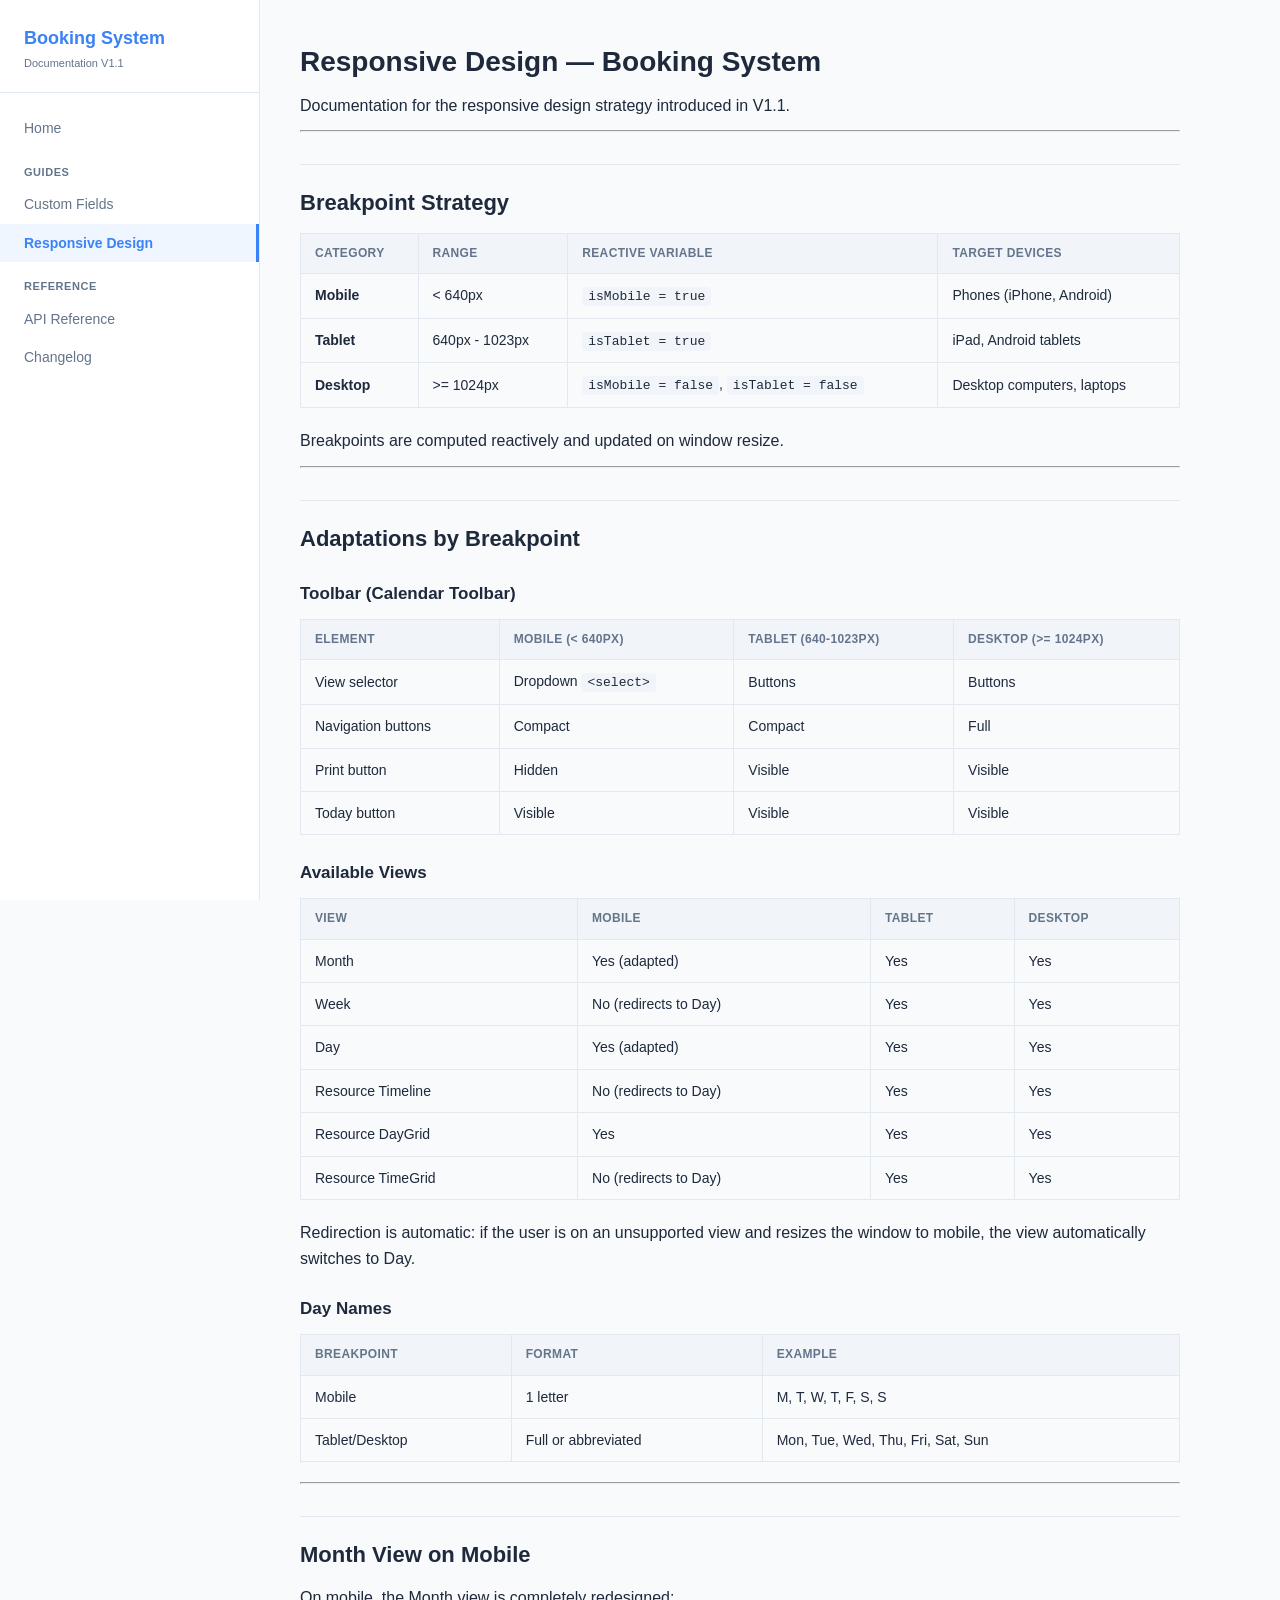
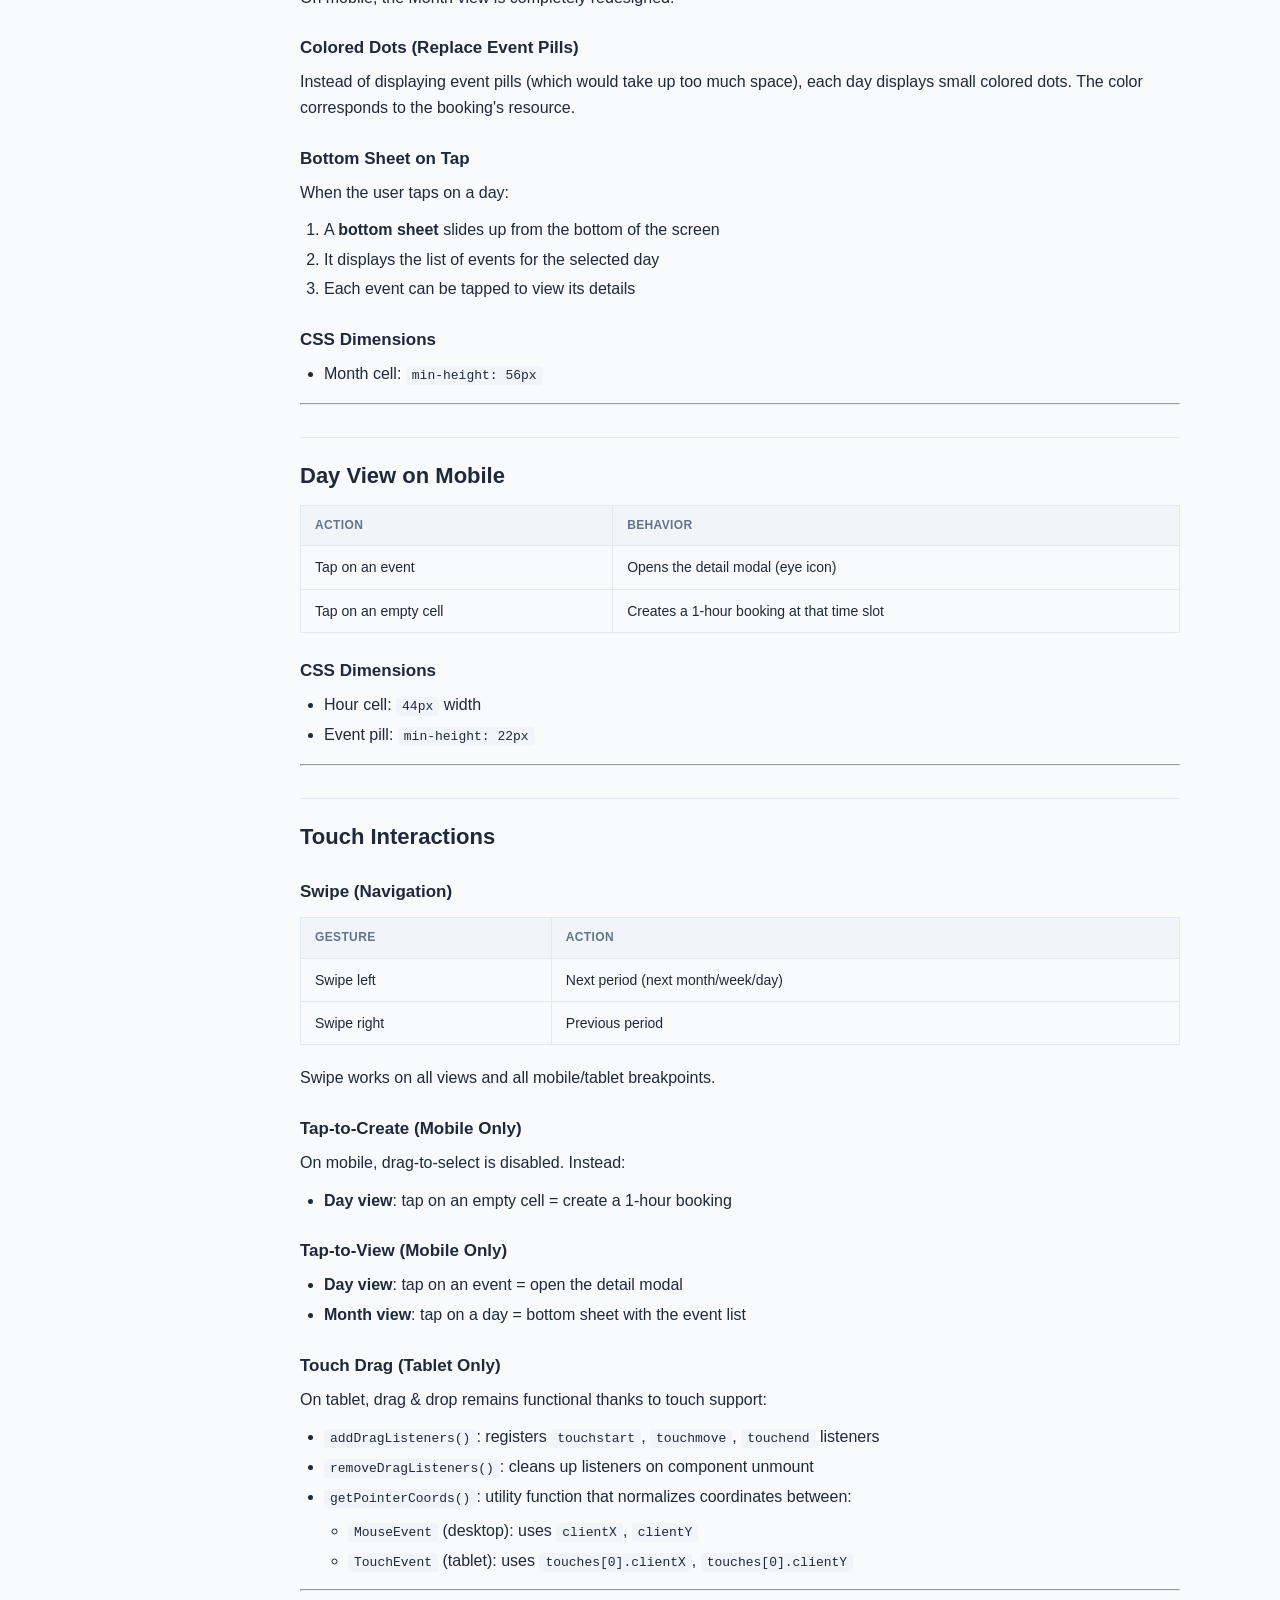
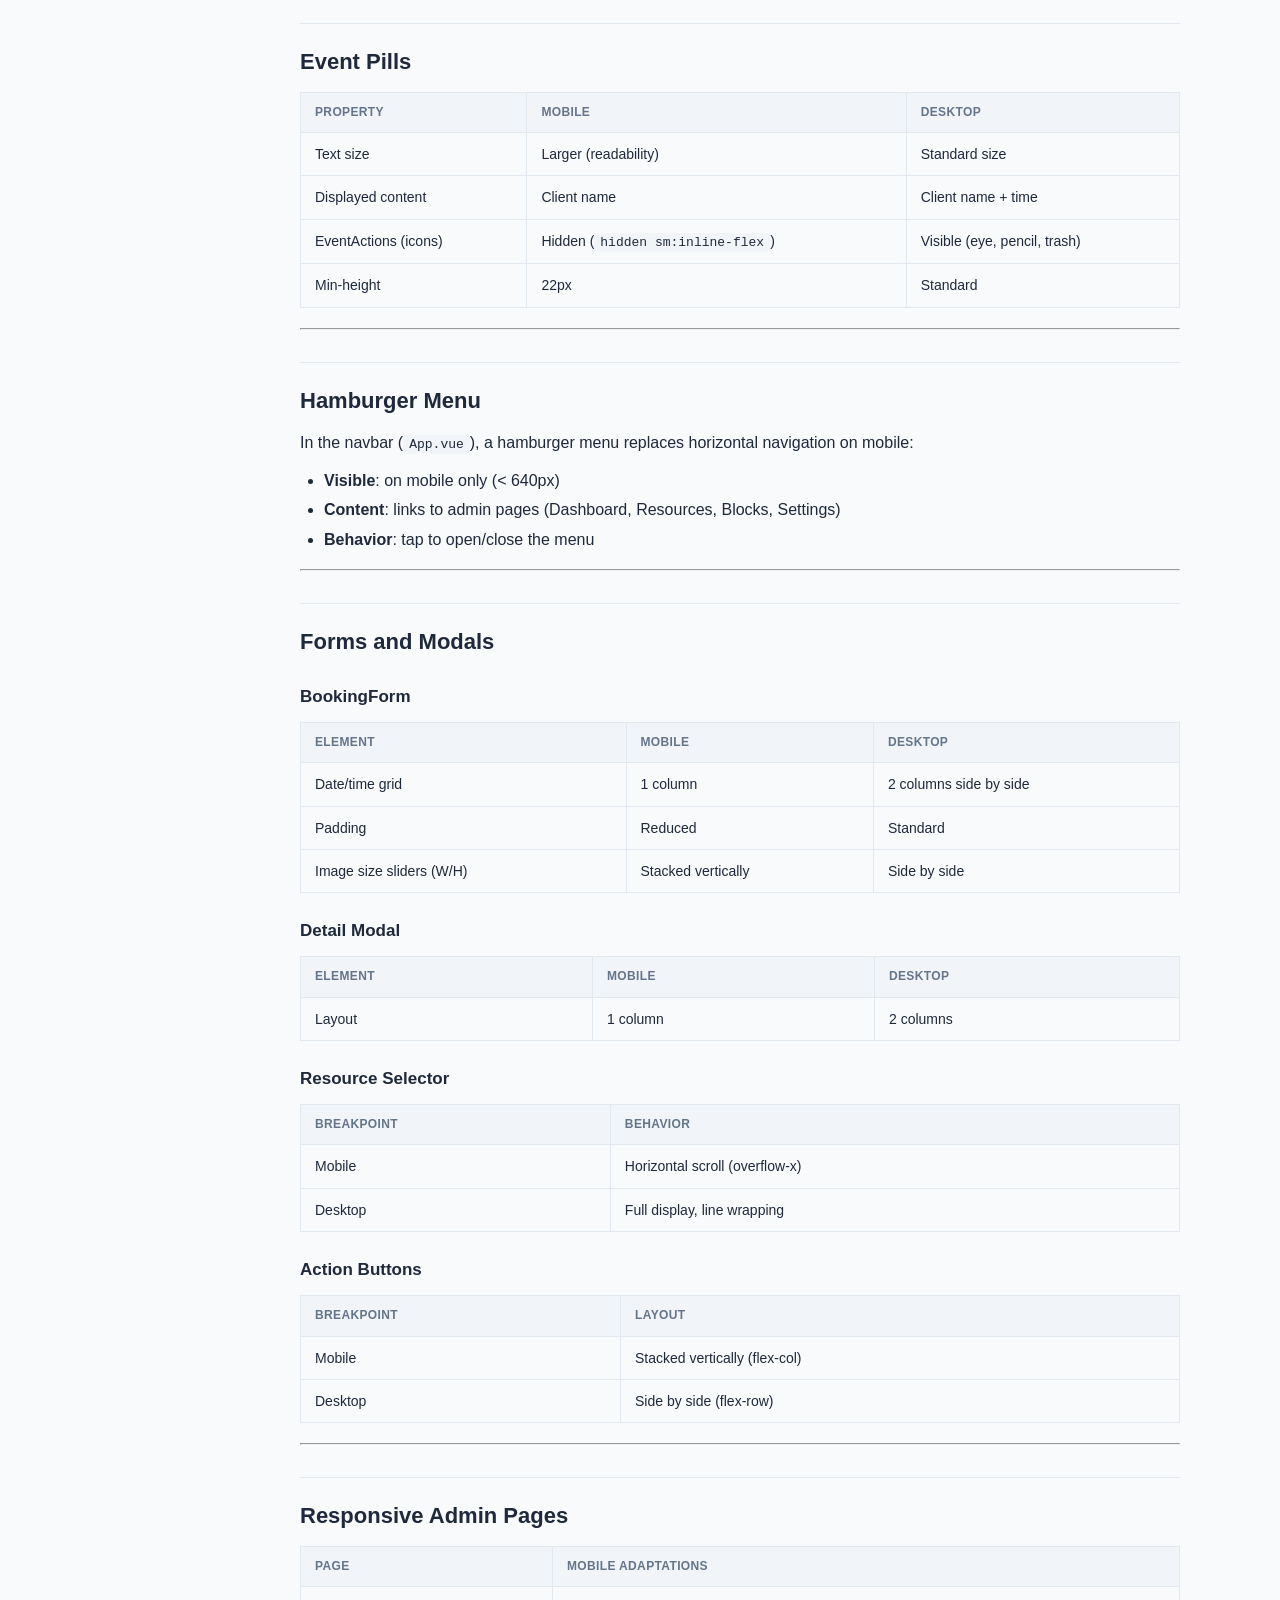
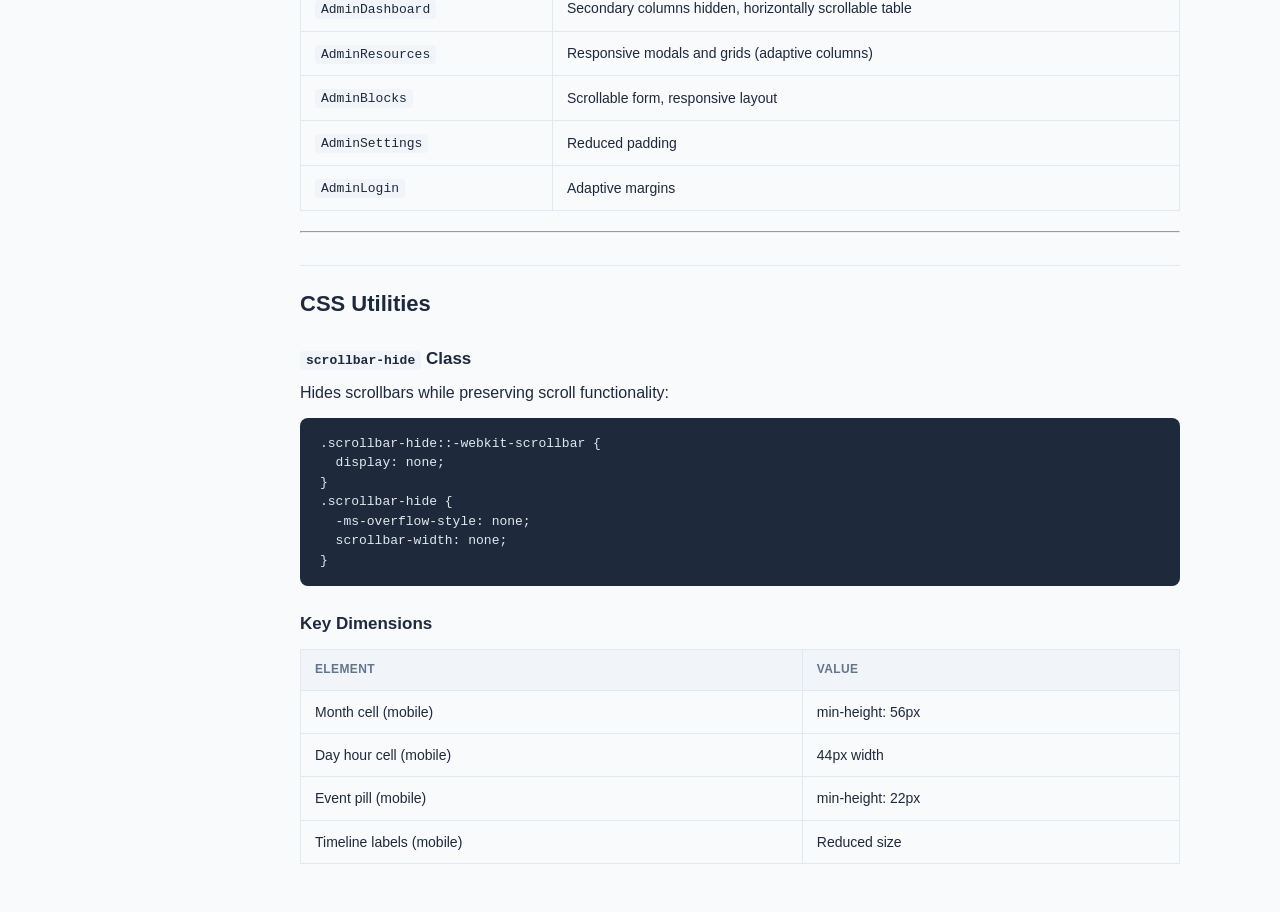
<file: docs/responsive.html>
<!DOCTYPE html><html lang="en"><head>  <meta charset="UTF-8">  <meta name="viewport" content="width=device-width, initial-scale=1.0">  <title>responsive — Booking System Documentation</title>  <link rel="stylesheet" href="style.css"></head><body><button class="menu-toggle" onclick="document.querySelector('.sidebar').classList.toggle('open')">&#9776;</button><div class="layout">  <aside class="sidebar">    <div class="sidebar-logo">Booking System<small>Documentation V1.1</small></div>    <nav><a href="index.html">Home</a><div class="section-title">Guides</div><a href="custom-fields.html">Custom Fields</a><a href="responsive.html" class="active">Responsive Design</a><div class="section-title">Reference</div><a href="api-reference.html">API Reference</a><a href="changelog.html">Changelog</a></nav>  </aside>  <main class="main"><div class="content"><h1>Responsive Design — Booking System</h1>
<p>Documentation for the responsive design strategy introduced in V1.1.</p>
<hr>
<h2>Breakpoint Strategy</h2>
<table>
<thead>
<tr>
<th>Category</th>
<th>Range</th>
<th>Reactive Variable</th>
<th>Target Devices</th>
</tr>
</thead>
<tbody><tr>
<td><strong>Mobile</strong></td>
<td>&lt; 640px</td>
<td><code>isMobile = true</code></td>
<td>Phones (iPhone, Android)</td>
</tr>
<tr>
<td><strong>Tablet</strong></td>
<td>640px - 1023px</td>
<td><code>isTablet = true</code></td>
<td>iPad, Android tablets</td>
</tr>
<tr>
<td><strong>Desktop</strong></td>
<td>&gt;= 1024px</td>
<td><code>isMobile = false</code>, <code>isTablet = false</code></td>
<td>Desktop computers, laptops</td>
</tr>
</tbody></table>
<p>Breakpoints are computed reactively and updated on window resize.</p>
<hr>
<h2>Adaptations by Breakpoint</h2>
<h3>Toolbar (Calendar Toolbar)</h3>
<table>
<thead>
<tr>
<th>Element</th>
<th>Mobile (&lt; 640px)</th>
<th>Tablet (640-1023px)</th>
<th>Desktop (&gt;= 1024px)</th>
</tr>
</thead>
<tbody><tr>
<td>View selector</td>
<td>Dropdown <code>&lt;select&gt;</code></td>
<td>Buttons</td>
<td>Buttons</td>
</tr>
<tr>
<td>Navigation buttons</td>
<td>Compact</td>
<td>Compact</td>
<td>Full</td>
</tr>
<tr>
<td>Print button</td>
<td>Hidden</td>
<td>Visible</td>
<td>Visible</td>
</tr>
<tr>
<td>Today button</td>
<td>Visible</td>
<td>Visible</td>
<td>Visible</td>
</tr>
</tbody></table>
<h3>Available Views</h3>
<table>
<thead>
<tr>
<th>View</th>
<th>Mobile</th>
<th>Tablet</th>
<th>Desktop</th>
</tr>
</thead>
<tbody><tr>
<td>Month</td>
<td>Yes (adapted)</td>
<td>Yes</td>
<td>Yes</td>
</tr>
<tr>
<td>Week</td>
<td>No (redirects to Day)</td>
<td>Yes</td>
<td>Yes</td>
</tr>
<tr>
<td>Day</td>
<td>Yes (adapted)</td>
<td>Yes</td>
<td>Yes</td>
</tr>
<tr>
<td>Resource Timeline</td>
<td>No (redirects to Day)</td>
<td>Yes</td>
<td>Yes</td>
</tr>
<tr>
<td>Resource DayGrid</td>
<td>Yes</td>
<td>Yes</td>
<td>Yes</td>
</tr>
<tr>
<td>Resource TimeGrid</td>
<td>No (redirects to Day)</td>
<td>Yes</td>
<td>Yes</td>
</tr>
</tbody></table>
<p>Redirection is automatic: if the user is on an unsupported view and resizes the window to mobile, the view automatically switches to Day.</p>
<h3>Day Names</h3>
<table>
<thead>
<tr>
<th>Breakpoint</th>
<th>Format</th>
<th>Example</th>
</tr>
</thead>
<tbody><tr>
<td>Mobile</td>
<td>1 letter</td>
<td>M, T, W, T, F, S, S</td>
</tr>
<tr>
<td>Tablet/Desktop</td>
<td>Full or abbreviated</td>
<td>Mon, Tue, Wed, Thu, Fri, Sat, Sun</td>
</tr>
</tbody></table>
<hr>
<h2>Month View on Mobile</h2>
<p>On mobile, the Month view is completely redesigned:</p>
<h3>Colored Dots (Replace Event Pills)</h3>
<p>Instead of displaying event pills (which would take up too much space), each day displays small colored dots. The color corresponds to the booking&#39;s resource.</p>
<h3>Bottom Sheet on Tap</h3>
<p>When the user taps on a day:</p>
<ol>
<li>A <strong>bottom sheet</strong> slides up from the bottom of the screen</li>
<li>It displays the list of events for the selected day</li>
<li>Each event can be tapped to view its details</li>
</ol>
<h3>CSS Dimensions</h3>
<ul>
<li>Month cell: <code>min-height: 56px</code></li>
</ul>
<hr>
<h2>Day View on Mobile</h2>
<table>
<thead>
<tr>
<th>Action</th>
<th>Behavior</th>
</tr>
</thead>
<tbody><tr>
<td>Tap on an event</td>
<td>Opens the detail modal (eye icon)</td>
</tr>
<tr>
<td>Tap on an empty cell</td>
<td>Creates a 1-hour booking at that time slot</td>
</tr>
</tbody></table>
<h3>CSS Dimensions</h3>
<ul>
<li>Hour cell: <code>44px</code> width</li>
<li>Event pill: <code>min-height: 22px</code></li>
</ul>
<hr>
<h2>Touch Interactions</h2>
<h3>Swipe (Navigation)</h3>
<table>
<thead>
<tr>
<th>Gesture</th>
<th>Action</th>
</tr>
</thead>
<tbody><tr>
<td>Swipe left</td>
<td>Next period (next month/week/day)</td>
</tr>
<tr>
<td>Swipe right</td>
<td>Previous period</td>
</tr>
</tbody></table>
<p>Swipe works on all views and all mobile/tablet breakpoints.</p>
<h3>Tap-to-Create (Mobile Only)</h3>
<p>On mobile, drag-to-select is disabled. Instead:</p>
<ul>
<li><strong>Day view</strong>: tap on an empty cell = create a 1-hour booking</li>
</ul>
<h3>Tap-to-View (Mobile Only)</h3>
<ul>
<li><strong>Day view</strong>: tap on an event = open the detail modal</li>
<li><strong>Month view</strong>: tap on a day = bottom sheet with the event list</li>
</ul>
<h3>Touch Drag (Tablet Only)</h3>
<p>On tablet, drag &amp; drop remains functional thanks to touch support:</p>
<ul>
<li><code>addDragListeners()</code>: registers <code>touchstart</code>, <code>touchmove</code>, <code>touchend</code> listeners</li>
<li><code>removeDragListeners()</code>: cleans up listeners on component unmount</li>
<li><code>getPointerCoords()</code>: utility function that normalizes coordinates between:<ul>
<li><code>MouseEvent</code> (desktop): uses <code>clientX</code>, <code>clientY</code></li>
<li><code>TouchEvent</code> (tablet): uses <code>touches[0].clientX</code>, <code>touches[0].clientY</code></li>
</ul>
</li>
</ul>
<hr>
<h2>Event Pills</h2>
<table>
<thead>
<tr>
<th>Property</th>
<th>Mobile</th>
<th>Desktop</th>
</tr>
</thead>
<tbody><tr>
<td>Text size</td>
<td>Larger (readability)</td>
<td>Standard size</td>
</tr>
<tr>
<td>Displayed content</td>
<td>Client name</td>
<td>Client name + time</td>
</tr>
<tr>
<td>EventActions (icons)</td>
<td>Hidden (<code>hidden sm:inline-flex</code>)</td>
<td>Visible (eye, pencil, trash)</td>
</tr>
<tr>
<td>Min-height</td>
<td>22px</td>
<td>Standard</td>
</tr>
</tbody></table>
<hr>
<h2>Hamburger Menu</h2>
<p>In the navbar (<code>App.vue</code>), a hamburger menu replaces horizontal navigation on mobile:</p>
<ul>
<li><strong>Visible</strong>: on mobile only (&lt; 640px)</li>
<li><strong>Content</strong>: links to admin pages (Dashboard, Resources, Blocks, Settings)</li>
<li><strong>Behavior</strong>: tap to open/close the menu</li>
</ul>
<hr>
<h2>Forms and Modals</h2>
<h3>BookingForm</h3>
<table>
<thead>
<tr>
<th>Element</th>
<th>Mobile</th>
<th>Desktop</th>
</tr>
</thead>
<tbody><tr>
<td>Date/time grid</td>
<td>1 column</td>
<td>2 columns side by side</td>
</tr>
<tr>
<td>Padding</td>
<td>Reduced</td>
<td>Standard</td>
</tr>
<tr>
<td>Image size sliders (W/H)</td>
<td>Stacked vertically</td>
<td>Side by side</td>
</tr>
</tbody></table>
<h3>Detail Modal</h3>
<table>
<thead>
<tr>
<th>Element</th>
<th>Mobile</th>
<th>Desktop</th>
</tr>
</thead>
<tbody><tr>
<td>Layout</td>
<td>1 column</td>
<td>2 columns</td>
</tr>
</tbody></table>
<h3>Resource Selector</h3>
<table>
<thead>
<tr>
<th>Breakpoint</th>
<th>Behavior</th>
</tr>
</thead>
<tbody><tr>
<td>Mobile</td>
<td>Horizontal scroll (overflow-x)</td>
</tr>
<tr>
<td>Desktop</td>
<td>Full display, line wrapping</td>
</tr>
</tbody></table>
<h3>Action Buttons</h3>
<table>
<thead>
<tr>
<th>Breakpoint</th>
<th>Layout</th>
</tr>
</thead>
<tbody><tr>
<td>Mobile</td>
<td>Stacked vertically (flex-col)</td>
</tr>
<tr>
<td>Desktop</td>
<td>Side by side (flex-row)</td>
</tr>
</tbody></table>
<hr>
<h2>Responsive Admin Pages</h2>
<table>
<thead>
<tr>
<th>Page</th>
<th>Mobile Adaptations</th>
</tr>
</thead>
<tbody><tr>
<td><code>AdminDashboard</code></td>
<td>Secondary columns hidden, horizontally scrollable table</td>
</tr>
<tr>
<td><code>AdminResources</code></td>
<td>Responsive modals and grids (adaptive columns)</td>
</tr>
<tr>
<td><code>AdminBlocks</code></td>
<td>Scrollable form, responsive layout</td>
</tr>
<tr>
<td><code>AdminSettings</code></td>
<td>Reduced padding</td>
</tr>
<tr>
<td><code>AdminLogin</code></td>
<td>Adaptive margins</td>
</tr>
</tbody></table>
<hr>
<h2>CSS Utilities</h2>
<h3><code>scrollbar-hide</code> Class</h3>
<p>Hides scrollbars while preserving scroll functionality:</p>
<pre><code class="language-css">.scrollbar-hide::-webkit-scrollbar {
  display: none;
}
.scrollbar-hide {
  -ms-overflow-style: none;
  scrollbar-width: none;
}
</code></pre>
<h3>Key Dimensions</h3>
<table>
<thead>
<tr>
<th>Element</th>
<th>Value</th>
</tr>
</thead>
<tbody><tr>
<td>Month cell (mobile)</td>
<td>min-height: 56px</td>
</tr>
<tr>
<td>Day hour cell (mobile)</td>
<td>44px width</td>
</tr>
<tr>
<td>Event pill (mobile)</td>
<td>min-height: 22px</td>
</tr>
<tr>
<td>Timeline labels (mobile)</td>
<td>Reduced size</td>
</tr>
</tbody></table>
  </div></main></div></body></html>
</file>
<file: docs/style.css>
:root {
  --primary: #3B82F6;
  --primary-dark: #2563EB;
  --bg: #f8fafc;
  --card: #ffffff;
  --text: #1e293b;
  --text-muted: #64748b;
  --border: #e2e8f0;
  --code-bg: #f1f5f9;
}

* { margin: 0; padding: 0; box-sizing: border-box; }

body {
  font-family: -apple-system, BlinkMacSystemFont, 'Segoe UI', Roboto, sans-serif;
  background: var(--bg);
  color: var(--text);
  line-height: 1.6;
}

/* Sidebar */
.layout { display: flex; min-height: 100vh; }

.sidebar {
  width: 260px;
  background: var(--card);
  border-right: 1px solid var(--border);
  padding: 24px 0;
  position: fixed;
  top: 0;
  left: 0;
  bottom: 0;
  overflow-y: auto;
  z-index: 10;
}

.sidebar-logo {
  padding: 0 24px 20px;
  font-size: 18px;
  font-weight: 700;
  color: var(--primary);
  border-bottom: 1px solid var(--border);
  margin-bottom: 16px;
}

.sidebar-logo small {
  display: block;
  font-size: 11px;
  font-weight: 400;
  color: var(--text-muted);
  margin-top: 2px;
}

.sidebar nav a {
  display: block;
  padding: 8px 24px;
  color: var(--text-muted);
  text-decoration: none;
  font-size: 14px;
  transition: all 0.15s;
}

.sidebar nav a:hover,
.sidebar nav a.active {
  color: var(--primary);
  background: #eff6ff;
}

.sidebar nav a.active {
  font-weight: 600;
  border-right: 3px solid var(--primary);
}

.sidebar nav .section-title {
  padding: 16px 24px 4px;
  font-size: 11px;
  font-weight: 600;
  text-transform: uppercase;
  letter-spacing: 0.05em;
  color: var(--text-muted);
}

/* Main */
.main {
  flex: 1;
  margin-left: 260px;
  padding: 40px;
  max-width: 960px;
  margin-right: auto;
}

/* Content */
.content h1 { font-size: 28px; font-weight: 700; margin-bottom: 8px; }
.content h2 { font-size: 22px; font-weight: 600; margin: 32px 0 12px; padding-top: 20px; border-top: 1px solid var(--border); }
.content h3 { font-size: 17px; font-weight: 600; margin: 24px 0 8px; }
.content p { margin-bottom: 12px; color: var(--text); }
.content ul, .content ol { margin: 8px 0 16px 24px; }
.content li { margin-bottom: 4px; }
.content a { color: var(--primary); text-decoration: none; }
.content a:hover { text-decoration: underline; }

.content table {
  width: 100%;
  border-collapse: collapse;
  margin: 12px 0 20px;
  font-size: 14px;
}

.content th, .content td {
  padding: 10px 14px;
  border: 1px solid var(--border);
  text-align: left;
}

.content th {
  background: var(--code-bg);
  font-weight: 600;
  font-size: 12px;
  text-transform: uppercase;
  letter-spacing: 0.03em;
  color: var(--text-muted);
}

.content code {
  background: var(--code-bg);
  padding: 2px 6px;
  border-radius: 4px;
  font-size: 13px;
  font-family: 'SF Mono', Monaco, monospace;
}

.content pre {
  background: #1e293b;
  color: #e2e8f0;
  padding: 16px 20px;
  border-radius: 8px;
  overflow-x: auto;
  margin: 12px 0 20px;
  font-size: 13px;
  line-height: 1.5;
}

.content pre code {
  background: none;
  padding: 0;
  color: inherit;
}

/* Hero card */
.hero {
  background: linear-gradient(135deg, var(--primary) 0%, var(--primary-dark) 100%);
  color: white;
  padding: 40px;
  border-radius: 16px;
  margin-bottom: 32px;
}

.hero h1 { color: white; font-size: 32px; margin-bottom: 8px; }
.hero p { color: rgba(255,255,255,0.85); font-size: 16px; }

.badge {
  display: inline-block;
  padding: 3px 10px;
  border-radius: 12px;
  font-size: 12px;
  font-weight: 600;
  margin-right: 6px;
  margin-bottom: 6px;
}

.badge-blue { background: rgba(255,255,255,0.2); color: white; }

/* Feature grid */
.features {
  display: grid;
  grid-template-columns: repeat(auto-fill, minmax(250px, 1fr));
  gap: 16px;
  margin: 20px 0;
}

.feature-card {
  background: var(--card);
  border: 1px solid var(--border);
  border-radius: 12px;
  padding: 20px;
}

.feature-card h3 {
  font-size: 15px;
  margin: 0 0 6px;
  border: none;
  padding: 0;
}

.feature-card p {
  font-size: 13px;
  color: var(--text-muted);
  margin: 0;
}

.feature-icon {
  font-size: 24px;
  margin-bottom: 8px;
}

/* Method badges */
.method {
  display: inline-block;
  padding: 2px 8px;
  border-radius: 4px;
  font-size: 11px;
  font-weight: 700;
  font-family: monospace;
  color: white;
}

.method-get { background: #22c55e; }
.method-post { background: #3b82f6; }
.method-put { background: #f59e0b; }
.method-delete { background: #ef4444; }

/* Mobile */
.menu-toggle {
  display: none;
  position: fixed;
  top: 12px;
  left: 12px;
  z-index: 20;
  background: var(--card);
  border: 1px solid var(--border);
  border-radius: 8px;
  padding: 8px 12px;
  font-size: 20px;
  cursor: pointer;
}

@media (max-width: 768px) {
  .menu-toggle { display: block; }
  .sidebar { transform: translateX(-100%); transition: transform 0.3s; }
  .sidebar.open { transform: translateX(0); box-shadow: 4px 0 20px rgba(0,0,0,0.1); }
  .main { margin-left: 0; padding: 60px 20px 40px; }
  .features { grid-template-columns: 1fr; }
  .content table { font-size: 12px; }
  .content th, .content td { padding: 6px 8px; }
}
</file>
